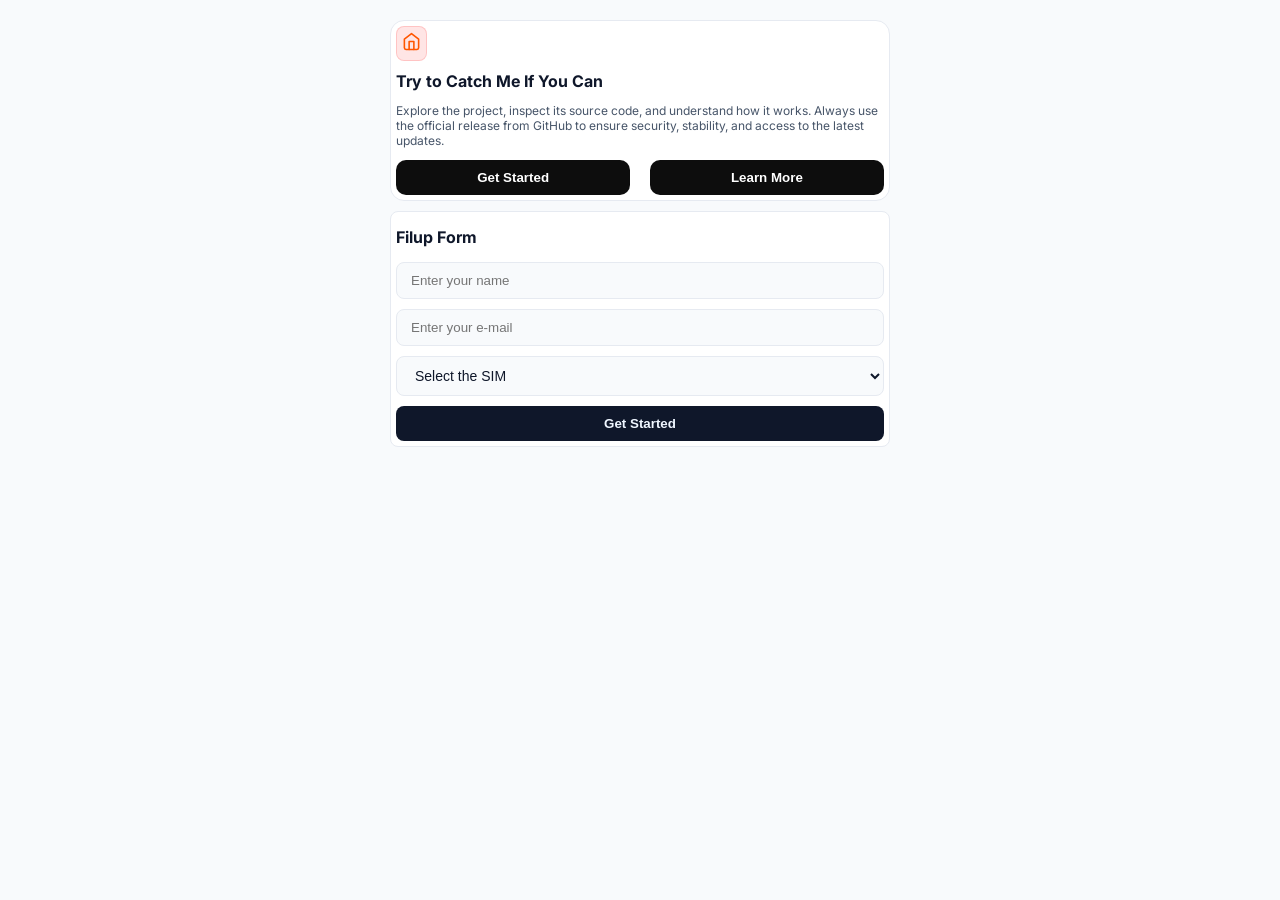
<file: dev/index.html>
<!DOCTYPE html>
<html lang="en">
<head>
  <meta charset="UTF-8">
  <meta name="viewport" content="width=device-width, initial-scale=1.0">

  <title>My Website</title>

  <link
    href="https://fonts.googleapis.com/css2?family=JetBrains+Mono:wght@400;700&family=Inter:wght@400;500;700;800&display=swap"
    rel="stylesheet"
  >

  <style>
    :root {
      color-scheme: light;

      --ink: #0f172a;
      --ink-2: #475569;
      --ink-3: #94a3b8;
      --line: #e6eaf1;
      --paper: #ffffff;
      --wash: #f8fafc;

      --accent: #2563eb;
      --accent-soft: #eff6ff;
      --hl: #bfdbfe;

      --cn: #059669;
      --cn-soft: #ecfdf5;

      --intl: #7c3aed;
      --intl-soft: #faf5ff;

      --mono: "JetBrains Mono",
        "SFMono-Regular",
        Consolas,
        "Liberation Mono",
        monospace;

      --sans: Inter,
        -apple-system,
        "PingFang SC",
        "Microsoft YaHei",
        "Segoe UI",
        sans-serif;

      --side-w: 248px;
      --radius: 14px;
      --border: 8px;
      --shadow-pop:
        0 18px 40px -18px rgba(15, 23, 42, .28);
    }

    * {
      box-sizing: border-box;
    }

    body {
      margin: 0;
      font-family: var(--sans);
      color: var(--ink);
      background: var(--wash);
      display: flex;
      justify-content: center;
      align-items: center;

      flex-direction: column;
      padding: 20px;
    }

    code,
    .mono {
      font-family: var(--mono);
    }
    .container {
      width: 400px auto;
      max-width: 500px;
      height: auto;
      background-color: var(--paper);
      border-radius: var(--radius);
      border: 1px solid var(--line);
      padding:5px;
      transition: all 0.1s ease-in-out;
      &:hover {
        border: 1px solid rgb(255, 0, 0, 30%);
        transform: scale(1.01);
      }
    }
    .container .icon {
      width: fit-content;
      border: 1px solid rgb(255, 0, 0, 0.15);
      padding: 5px;
      border-radius: 8px;
      background: rgba(255, 0, 0, 0.10);
      color: #ff5600;
    }
    .icon svg {
      width: 19px;
      height: 19px;
    }
    .container h2 {
      font-size: 16px;
      margin: 10px 0 5px 0;
    }
    .container p {
      font-size: 12px;
      color: var(--ink-2);
    }
    .container .bottom-btn {
      display: flex;
      justify-content: space-between;
      margin-top: 10px;
    }
    .container .bottom-btn button {
      width: 48%;
      padding: 10px 0;
      border: none;
      border-radius: 10px;
      background: rgba(0, 0, 0, 0.95);
      color: var(--paper);
      cursor: pointer;
      transition: all 0.1s ease-in-out;
      &:hover {
        transform: scale(1.03);
      }
      &:active {
        transform: scale(0.97);
      }
    }
    .inputBox {
      width: 100%;
      max-width: 500px;
      height: auto;
      border: 1px solid var(--line);
      padding: 5px;
      border-radius: var(--border);
      margin-top: 10px;
      background-color: var(--paper);
      display: flex;
      flex-direction: column;
      justify-content: center;
      gap: 10px;
      
    }
    .inputBox h2 {
      font-size: 16px;
      margin: 10px 0 5px 0;
    }
    input, select {
      width: 100%;
      padding: 10px 14px;
      border: 1px solid var(--line);
      border-radius: var(--border);
      background-color: var(--wash);
      outline: none;
      transition: all 0.1s ease;
      &:hover {
        border: 1px solid rgba(64, 0, 255, 0.3);
      }
      &:focus {
        border: 1px solid rgba(64, 0, 255, 0.3);
      }
    }
    select,
    select::picker(select) {
      appearance: base-select;
    }
    select {
     font-size: 14px;
     color: var(--ink);
    }
    select::picker(select) {
      border: 1px solid var(--line);
      border-radius: var(--border);
      margin-bottom: 10px;
      margin-top: 10px;
      padding: 5px;
    }
    select::picker-icon {
      color: var(--intl);
    }
    select:open::picker-icon {
      transition: all 0.3s ease;
      transform: rotate(180deg);
    }
    select option {
      width: 100%;
      background-color: var(--paper);
      border-radius: 4px;
      padding: 4px 4px;
      &:hover {
        background-color: rgba(0, 55, 255, 0.15);
      }
      &:active {
        background-color: rgb(124, 58, 237, 2);
        color: var(--accent-soft);
      }
      &:checked {
        background-color: rgb(124, 58, 237, 2);
        color: var(--accent-soft);
      }
    }
    option img {
      width: 16px;
      height: 16px;
    }
    button {
      width: 100%;
      padding: 10px 10px;
      border: none;
      outline: none;
      background-color: #0f172a;
      color: var(--accent-soft);
      font-weight: 600;
      border-radius: var(--border);
      transition: all 0.2s ease;
      &:hover {
        background-color: #1e293b;
        scale: 1.03;
      }
      &:active {
        background-color: #334155;
        scale: 0.97;
      }
    }

   




  </style>
</head>

<body>
  <div class="container">
    <div class="icon">
      <svg xmlns="http://www.w3.org/2000/svg" width="24" height="24" viewBox="0 0 24 24" fill="none" stroke="currentColor" stroke-width="2" stroke-linecap="round" stroke-linejoin="round" class="feather feather-home"><path d="M3 9l9-7 9 7v11a2 2 0 0 1-2 2H5a2 2 0 0 1-2-2z"></path><polyline points="9 22 9 12 15 12 15 22"></polyline></svg>
    </div>
  <h2>Try to Catch Me If You Can</h2>
<p>
  Explore the project, inspect its source code, and understand how it works.
  Always use the official release from GitHub to ensure security, stability,
  and access to the latest updates.
</p>   <div class="bottom-btn">
      <button>Get Started</button>
      <button>Learn More</button>
    </div>
  </div>
  <div class="inputBox">
    <h2>Filup Form</h2>
    <input value type="name" placeholder="Enter your name"/>
    <input value type="email" placeholder="Enter your e-mail"/>
    <select>
      <option>Select the SIM</option>
      <option><img src="https://uxwing.com/wp-content/themes/uxwing/download/brands-and-social-media/airtel-logo-icon.png"/>Airtel</option>
      <option><img src="https://cdn.brandfetch.io/idqLAdXx8e/theme/dark/logo.svg?c=1bxid64Mup7aczewSAYMX&t=1778714794509"/>Robi</option>
      <option><img src="https://d1yjjnpx0p53s8.cloudfront.net/styles/logo-thumbnail/s3/052014/graamiinnphon.png?itok=46ZJZ5Gf" />Garameenphone</option>
      <option><img src="https://images.seeklogo.com/logo-png/41/1/banglalink-logo-png_seeklogo-411075.png" />Banglalink</option>
    </select>
    <button>Get Started</button>
  </div>

</body>
</html>
</file>
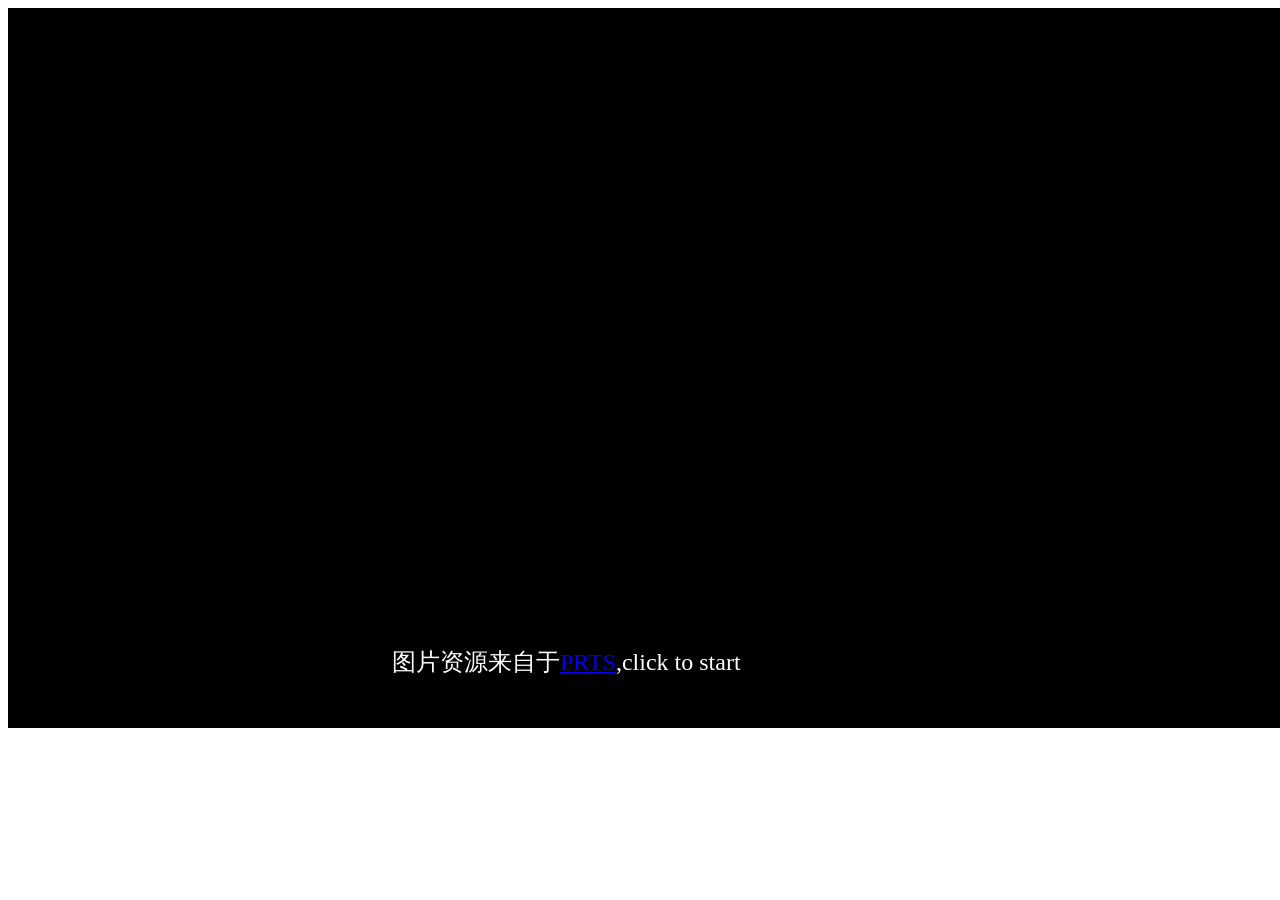
<file: avg.html>
<!DOCTYPE html>

<html lang="en" xmlns="http://www.w3.org/1999/xhtml">
<head>
    <meta charset="utf-8" />
    <title></title>
</head>
<body>
    <div id="mainimage" onclick="start()">
        <div id="background_b" class="frame" style="z-index:0">
        </div>
        <div id="background_f" class="frame" style="z-index:1">
        </div>
        <div id="character_b" class="frame" style="z-index:2">
        </div>
        <div id="character_f" class="frame" style="z-index:5">
        </div>
        <div id="character1_b" class="frame" style="z-index:3">
        </div>
        <div id="character1_f" class="frame" style="z-index:6">
        </div>
        <div id="character2_b" class="frame" style="z-index:4">
        </div>
        <div id="character2_f" class="frame" style="z-index:7">
        </div>
        <canvas id="img" width="1280" height="720" style="position: absolute;z-index:8"></canvas>
        <div id="img_b" class="frame" style="z-index:8">
        </div>
        <div id="img_f" class="frame" style="z-index:9">
        </div>
        <div id="charactercutin1" class="frame" style="z-index:10">
        </div>
        <div id="charactercutin2" class="frame" style="z-index:11">
        </div>
        <div id="blocker" class="frame" style="z-index:12">
        </div>
        <div id="dialogarea" class="frame" style="z-index:13">
            <div id="diamask"></div>
            <div id="name" style="line-height:1.3;position:absolute;left:0px;top:635px;width:330px;text-align:right;color:#929292;font-size:30px;"></div>
            <div id="dialog" style="line-height:1.4;position:absolute;left:384px;top:638px;width:720px;color:#FFFFFF;font-size:24px;">图片资源来自于<a href="http://ak.mooncell.wiki">PRTS</a>,click to start</div>
        </div>
        <div id="decisions" style="z-index:14">
        </div>
    </div>
    <style>
        .frame {
            width: 1280px;
            height: 720px;
            position: absolute;
            background-repeat:no-repeat;
        }

        #mainimage {
            background-color: black;
            width: 1280px;
            height: 720px;
            position: relative;
        }

        #diamask{
            background-image:url("https://monotrixdev.github.io/diamask.png");
            position: absolute;
            width: 1280px;
            height: 720px;
            background-size: 1280px 720px;
            background-position:0px 0px;
        }

        .decision{
            position: absolute;
            left:458px;
            width:360px;
            background-color:#333333;
            text-align:center;
            height:44px;
            padding-top: 16px;
            font-size:24px;
            border:solid 2px #FFFFFF;
            line-height:1.0;
            color:#FFFFFF;
            z-index:14;
        }

    </style>
    <script>

        function tween(x = 0, y = 0, sx = 0, sy = 0) {
            this.x = x;
            this.y = y;
            this.sx = sx;
            this.sy = sy;
            this.lasttime = (new Date()).getTime();
            this.duration = 0;
        }

        function img(x = 0, y = 0, sx = 1.0, sy = 1.0, url = "") {
            this.x = x;
            this.y = y;
            this.sx = sx;
            this.sy = sy;
            this.url = url;
            this.tween = new tween();
        }

        function fade() {
            this.starttime = 0;
            this.duration = 0;
        }

        function part() {
            this.back = new img();
            this.front = new img();
            this.fade = new fade();
        }

        var frame = {};
        var currentline;
        var isonplay = 0;
        var width = 1280;
        var height = 720;

        var charmap = {
            "avg_npc_001": { "x": 0.000000, "y": 180.000000, "sx": 1024.000000, "sy": 1024.000000, array: [{ "name": "", "rgb": "avg_npc_001", "a": "avg_npc_001[alpha]" }] }, "avg_npc_002": { "x": 0.000000, "y": 180.000000, "sx": 1024.000000, "sy": 1024.000000, array: [{ "name": "", "rgb": "avg_npc_002", "a": "avg_npc_002[alpha]" }] }, "avg_npc_003": { "x": 0.000000, "y": 180.000000, "sx": 1100.000000, "sy": 1100.000000, array: [{ "name": "", "rgb": "avg_npc_003", "a": "avg_npc_003[alpha]" }] }, "avg_npc_004": { "x": 0.000000, "y": 180.000000, "sx": 1024.000000, "sy": 1024.000000, array: [{ "name": "", "rgb": "avg_npc_004", "a": "avg_npc_004[alpha]" }] }, "avg_npc_005": { "x": 0.000000, "y": 180.000000, "sx": 1024.000000, "sy": 1024.000000, array: [{ "name": "", "rgb": "avg_npc_005", "a": "avg_npc_005[alpha]" }] }, "avg_npc_006": { "x": 0.000000, "y": 180.000000, "sx": 1024.000000, "sy": 1024.000000, array: [{ "name": "", "rgb": "avg_npc_006", "a": "avg_npc_006[alpha]" }] }, "avg_npc_007": { "x": 0.000000, "y": 180.000000, "sx": 1024.000000, "sy": 1024.000000, array: [{ "name": "", "rgb": "avg_npc_007", "a": "avg_npc_007[alpha]" }] }, "avg_npc_008": { "x": 0.000000, "y": 180.000000, "sx": 1024.000000, "sy": 1024.000000, array: [{ "name": "", "rgb": "avg_npc_008", "a": "avg_npc_008[alpha]" }] }, "avg_npc_009": { "x": 0.000000, "y": 190.000000, "sx": 970.000000, "sy": 970.000000, array: [{ "name": "", "rgb": "avg_npc_009", "a": "avg_npc_009[alpha]" }] }, "avg_npc_010": { "x": 0.000000, "y": 180.000000, "sx": 1024.000000, "sy": 1024.000000, array: [{ "name": "", "rgb": "avg_npc_010", "a": "avg_npc_010[alpha]" }, { "name": "", "rgb": "avg_npc_010_2", "a": "avg_npc_010_2[alpha]" }] }, "avg_npc_011": { "x": 0.000000, "y": 180.000000, "sx": 1024.000000, "sy": 1024.000000, array: [{ "name": "", "rgb": "avg_npc_011", "a": "avg_npc_011[alpha]" }] }, "avg_npc_012": { "x": 0.000000, "y": 180.000000, "sx": 1024.000000, "sy": 1024.000000, array: [{ "name": "", "rgb": "avg_npc_012", "a": "avg_npc_012[alpha]" }] }, "avg_npc_013": { "x": 0.000000, "y": 180.000000, "sx": 1024.000000, "sy": 1024.000000, array: [{ "name": "", "rgb": "avg_npc_013", "a": "avg_npc_013[alpha]" }] }, "avg_npc_014": { "x": 0.000000, "y": 160.000000, "sx": 1024.000000, "sy": 1024.000000, array: [{ "name": "", "rgb": "avg_npc_014", "a": "avg_npc_014[alpha]" }] }, "avg_npc_015": { "x": 0.000000, "y": 170.000000, "sx": 1024.000000, "sy": 1024.000000, array: [{ "name": "", "rgb": "avg_npc_015", "a": "avg_npc_015[alpha]" }] }, "avg_npc_016": { "x": 0.000000, "y": 180.000000, "sx": 1024.000000, "sy": 1024.000000, array: [{ "name": "", "rgb": "avg_npc_016", "a": "avg_npc_016[alpha]" }] }, "avg_npc_017_3": { "x": 0.000000, "y": 160.000000, "sx": 900.000000, "sy": 900.000000, array: [{ "name": "", "rgb": "avg_npc_017_1", "a": "avg_npc_017_1[alpha]" }, { "name": "", "rgb": "avg_npc_017_3", "a": "avg_npc_017_3[alpha]" }, { "name": "", "rgb": "avg_npc_017_2", "a": "avg_npc_017_2[alpha]" }, { "name": "", "rgb": "avg_npc_017_6", "a": "avg_npc_017_6[alpha]" }, { "name": "", "rgb": "avg_npc_017_5", "a": "avg_npc_017_5[alpha]" }, { "name": "", "rgb": "avg_npc_017_4", "a": "avg_npc_017_4[alpha]" }] }, "avg_npc_020": { "x": 0.000000, "y": 180.000000, "sx": 1100.000000, "sy": 1100.000000, array: [{ "name": "", "rgb": "avg_npc_020", "a": "avg_npc_020[alpha]" }] }, "avg_npc_021": { "x": 0.000000, "y": 160.000000, "sx": 1200.000000, "sy": 1200.000000, array: [{ "name": "", "rgb": "avg_npc_021", "a": "avg_npc_021[alpha]" }] }, "avg_npc_022": { "x": 0.000000, "y": 180.000000, "sx": 1100.000000, "sy": 1100.000000, array: [{ "name": "", "rgb": "avg_npc_022", "a": "avg_npc_022[alpha]" }] }, "avg_npc_023_2": { "x": 0.000000, "y": 120.000000, "sx": 1200.000000, "sy": 1200.000000, array: [{ "name": "", "rgb": "avg_npc_023_2", "a": "avg_npc_023_2[alpha]" }, { "name": "", "rgb": "avg_npc_023_3", "a": "avg_npc_023_3[alpha]" }, { "name": "", "rgb": "avg_npc_023_1", "a": "avg_npc_023_1[alpha]" }] }, "avg_npc_024": { "x": 0.000000, "y": 170.000000, "sx": 1100.000000, "sy": 1100.000000, array: [{ "name": "", "rgb": "avg_npc_024", "a": "avg_npc_024[alpha]" }] }, "avg_npc_025_1": { "x": 0.000000, "y": 170.000000, "sx": 1300.000000, "sy": 1300.000000, array: [{ "name": "", "rgb": "avg_npc_025_1", "a": "avg_npc_025_1[alpha]" }, { "name": "", "rgb": "avg_npc_025_2", "a": "avg_npc_025_2[alpha]" }] }, "avg_npc_026": { "x": 0.000000, "y": 180.000000, "sx": 1024.000000, "sy": 1024.000000, array: [{ "name": "", "rgb": "avg_npc_026", "a": "avg_npc_026[alpha]" }] },
            "char_002_amiya_1": { "x": 0.000000, "y": 203.000000, "sx": 1090.000000, "sy": 1090.000000, array: [{ "name": "normal", "rgb": "char_002_amiya_1", "a": "char_002_amiya_1[alpha]" }, { "name": "open mouth", "rgb": "char_002_amiya_2", "a": "char_002_amiya_2[alpha]" }, { "name": "smile", "rgb": "char_002_amiya_3", "a": "char_002_amiya_3[alpha]" }, { "name": "sad", "rgb": "char_002_amiya_4", "a": "char_002_amiya_4[alpha]" }, { "name": "flurried", "rgb": "char_002_amiya_5", "a": "char_002_amiya_5[alpha]" }, { "name": "amazed", "rgb": "char_002_amiya_6", "a": "char_002_amiya_6[alpha]" }, { "name": "serious", "rgb": "char_002_amiya_7", "a": "char_002_amiya_7[alpha]" }, { "name": "shadow", "rgb": "char_002_amiya_8", "a": "char_002_amiya_8[alpha]" }, { "name": "angry", "rgb": "char_002_amiya_9", "a": "char_002_amiya_9[alpha]" }, { "name": "happy", "rgb": "char_002_amiya_10", "a": "char_002_amiya_10[alpha]" }, { "name": "delighted", "rgb": "char_002_amiya_11", "a": "char_002_amiya_11[alpha]" }] }, "char_002_amiya_summer_2": { "x": 0.000000, "y": 160.000000, "sx": 1024.000000, "sy": 1024.000000, array: [{ "name": "", "rgb": "char_002_amiya_summer_2", "a": "char_002_amiya_summer_2[alpha]" }, { "name": "", "rgb": "char_002_amiya_summer_1", "a": "char_002_amiya_summer_1[alpha]" }, { "name": "", "rgb": "", "a": "" }] }, "char_003_kalts_1": { "x": 0.000004, "y": 225.000000, "sx": 956.000000, "sy": 956.000000, array: [{ "name": "normal", "rgb": "char_003_kalts_1", "a": "char_003_kalts_1[alpha]" }, { "name": "complex", "rgb": "char_003_kalts_2", "a": "char_003_kalts_2[alpha]" }, { "name": "eyebrow", "rgb": "char_003_kalts_3", "a": "char_003_kalts_3[alpha]" }] }, "char_007_closre_1": { "x": 0.000000, "y": 203.000000, "sx": 900.000000, "sy": 900.000000, array: [{ "name": "normal", "rgb": "char_007_closre_1", "a": "char_007_closre_1[alpha]" }, { "name": "complex", "rgb": "char_007_closre_2", "a": "char_007_closre_2[alpha]" }, { "name": "mist", "rgb": "char_007_closre_3", "a": "char_007_closre_3[alpha]" }, { "name": "", "rgb": "char_007_closre_4", "a": "char_007_closre_4[alpha]" }, { "name": "", "rgb": "char_007_closre_5", "a": "char_007_closre_5[alpha]" }, { "name": "", "rgb": "char_007_closre_6", "a": "char_007_closre_6[alpha]" }] }, "char_010_chen_1": { "x": -3.000000, "y": 182.000000, "sx": 1085.000000, "sy": 1085.000000, array: [{ "name": "normal", "rgb": "char_010_chen_1", "a": "char_010_chen_1[alpha]" }, { "name": "angry", "rgb": "char_010_chen_2", "a": "char_010_chen_2[alpha]" }, { "name": "amazed", "rgb": "char_010_chen_3", "a": "char_010_chen_3[alpha]" }, { "name": "severe", "rgb": "char_010_chen_4", "a": "char_010_chen_4[alpha]" }, { "name": "serious", "rgb": "char_010_chen_5", "a": "char_010_chen_5[alpha]" }, { "name": "sad", "rgb": "char_010_chen_6", "a": "char_010_chen_6[alpha]" }] }, "char_010_chen_summer": { "x": 0.000000, "y": 160.000000, "sx": 1024.000000, "sy": 1024.000000, array: [{ "name": "", "rgb": "char_010_chen_summer", "a": "char_010_chen_summer[alpha]" }] }, "char_011_talula_1": { "x": 77.000000, "y": 145.000000, "sx": 1140.000000, "sy": 1140.000000, array: [{ "name": "normal", "rgb": "char_011_talula_1", "a": "char_011_talula_1[alpha]" }, { "name": "shadow", "rgb": "char_011_talula_2", "a": "char_011_talula_2[alpha]" }] }, "char_012_misa_1": { "x": 0.000000, "y": 184.500000, "sx": 987.000000, "sy": 987.000000, array: [{ "name": "normal", "rgb": "char_012_misa_1", "a": "char_012_misa_1[alpha]" }, { "name": "despair", "rgb": "char_012_misa_2", "a": "char_012_misa_2[alpha]" }, { "name": "smile", "rgb": "char_012_misa_3", "a": "char_012_misa_3[alpha]" }, { "name": "amazed", "rgb": "char_012_misa_4", "a": "char_012_misa_4[alpha]" }, { "name": "shadow", "rgb": "char_012_misa_5", "a": "char_012_misa_5[alpha]" }] }, "char_013_riop": { "x": 0.000000, "y": 232.500000, "sx": 965.000000, "sy": 965.000000, array: [{ "name": "normal", "rgb": "char_013_riop", "a": "char_013_riop[alpha]" }] }, "char_014_riope": { "x": 38.000000, "y": 194.000000, "sx": 1189.000000, "sy": 1189.000000, array: [{ "name": "normal", "rgb": "char_014_riope", "a": "char_014_riope[alpha]" }] }, "char_015_lmg": { "x": 11.000000, "y": 180.000000, "sx": 1116.000000, "sy": 1116.000000, array: [{ "name": "normal", "rgb": "char_015_lmg", "a": "char_015_lmg[alpha]" }] }, "char_016_medic": { "x": 0.000000, "y": 179.000000, "sx": 1056.000000, "sy": 1056.000000, array: [{ "name": "normal", "rgb": "char_016_medic", "a": "char_016_medic[alpha]" }] }, "char_017_homura_3": { "x": 0.000000, "y": 180.000000, "sx": 1100.000000, "sy": 1100.000000, array: [{ "name": "", "rgb": "char_017_homura_3", "a": "char_017_homura_3[alpha]" }, { "name": "", "rgb": "char_017_homura_2", "a": "char_017_homura_2[alpha]" }, { "name": "", "rgb": "char_017_homura_4", "a": "char_017_homura_4[alpha]" }, { "name": "", "rgb": "char_017_homura_1", "a": "char_017_homura_1[alpha]" }] }, "char_1002_nsabr_1": { "x": 0.000000, "y": 231.000000, "sx": 998.000000, "sy": 998.000000, array: [{ "name": "", "rgb": "char_1002_nsabr_1", "a": "char_1002_nsabr_1[alpha]" }] }, "char_1002_nsabr_2": { "x": -11.350000, "y": 203.000000, "sx": 1001.299988, "sy": 1001.000000, array: [{ "name": "", "rgb": "char_1002_nsabr_2", "a": "char_1002_nsabr_2[alpha]" }] }, "char_1011_wizard_1": { "x": 0.000000, "y": 203.000000, "sx": 1078.000000, "sy": 1078.000000, array: [{ "name": "normal", "rgb": "char_1011_wizard_1", "a": "char_1011_wizard_1[alpha]" }, { "name": "fire", "rgb": "char_1011_wizard_2", "a": "char_1011_wizard_2[alpha]" }] }, "char_101_sora_1": { "x": 0.000000, "y": 190.000000, "sx": 1024.000000, "sy": 1024.000000, array: [{ "name": "", "rgb": "char_101_sora_1", "a": "char_101_sora_1[alpha]" }] }, "char_101_sora_summer": { "x": 0.000000, "y": 180.000000, "sx": 850.000000, "sy": 850.000000, array: [{ "name": "", "rgb": "char_101_sora_summer", "a": "char_101_sora_summer[alpha]" }] }, "char_102_texas_1": { "x": 0.000000, "y": 203.000000, "sx": 932.000000, "sy": 932.000000, array: [{ "name": "normal", "rgb": "char_102_texas_1", "a": "char_102_texas_1[alpha]" }] }, "char_103_angel_1": { "x": 0.000000, "y": 208.000000, "sx": 934.000000, "sy": 934.000000, array: [{ "name": "normal", "rgb": "char_103_angel_1", "a": "char_103_angel_1[alpha]" }] }, "char_105_emper": { "x": 0.000000, "y": 200.000000, "sx": 900.000000, "sy": 900.000000, array: [{ "name": "", "rgb": "char_105_emper", "a": "char_105_emper[alpha]" }] }, "char_106_franka_1": { "x": 51.000000, "y": 176.000000, "sx": 1064.000000, "sy": 1064.000000, array: [{ "name": "normal", "rgb": "char_106_franka_1", "a": "char_106_franka_1[alpha]" }] }, "char_107_liskam_1": { "x": 0.000000, "y": 196.000000, "sx": 968.000000, "sy": 968.000000, array: [{ "name": "normal", "rgb": "char_107_liskam_1", "a": "char_107_liskam_1[alpha]" }] }, "char_130_doberm_ex": { "x": 0.000000, "y": 180.000000, "sx": 1009.000000, "sy": 1009.000000, array: [{ "name": "normal", "rgb": "char_130_doberm_ex", "a": "char_130_doberm_ex[alpha]" }] },
            "char_131_flameb_5": { "x": 0.000000, "y": 150.000000, "sx": 1300.000000, "sy": 1300.000000, array: [{ "name": "", "rgb": "char_131_flameb_1", "a": "char_131_flameb_1[alpha]" }, { "name": "", "rgb": "char_131_flameb_2", "a": "char_131_flameb_2[alpha]" }, { "name": "", "rgb": "char_131_flameb_3", "a": "char_131_flameb_3[alpha]" }, { "name": "", "rgb": "char_131_flameb_4", "a": "char_131_flameb_4[alpha]" }, { "name": "", "rgb": "char_131_flameb_5", "a": "char_131_flameb_5[alpha]" }, { "name": "", "rgb": "char_131_flameb_6", "a": "char_131_flameb_6[alpha]" }, { "name": "", "rgb": "char_131_flameb_7", "a": "char_131_flameb_7[alpha]" }] }, "char_134_ifrit_5": { "x": 0.000000, "y": 170.000000, "sx": 950.000000, "sy": 950.000000, array: [{ "name": "", "rgb": "char_134_ifrit_1", "a": "char_134_ifrit_1[alpha]" }, { "name": "", "rgb": "char_134_ifrit_2", "a": "char_134_ifrit_2[alpha]" }, { "name": "", "rgb": "char_134_ifrit_3", "a": "char_134_ifrit_3[alpha]" }, { "name": "", "rgb": "char_134_ifrit_4", "a": "char_134_ifrit_4[alpha]" }, { "name": "", "rgb": "char_134_ifrit_5", "a": "char_134_ifrit_5[alpha]" }, { "name": "", "rgb": "char_134_ifrit_6", "a": "char_134_ifrit_6[alpha]" }, { "name": "", "rgb": "char_134_ifrit_7", "a": "char_134_ifrit_7[alpha]" }, { "name": "", "rgb": "char_134_ifrit_8", "a": "char_134_ifrit_8[alpha]" }, { "name": "", "rgb": "char_134_ifrit_9", "a": "char_134_ifrit_9[alpha]" }, { "name": "", "rgb": "char_134_ifrit_10", "a": "char_134_ifrit_10[alpha]" }, { "name": "", "rgb": "char_134_ifrit_11", "a": "char_134_ifrit_11[alpha]" }] }, "char_134_ifrit_summer_1": { "x": 0.000000, "y": 130.000000, "sx": 1100.000000, "sy": 1100.000000, array: [{ "name": "", "rgb": "char_134_ifrit_summer_1", "a": "char_134_ifrit_summer_1[alpha]" }] }, "char_136_hsguma": { "x": 0.000005, "y": 203.000000, "sx": 1086.000000, "sy": 1086.000000, array: [{ "name": "normal", "rgb": "char_136_hsguma_1", "a": "char_136_hsguma_1[alpha]" }, { "name": "", "rgb": "char_136_hsguma_3", "a": "char_136_hsguma_3[alpha]" }] }, "char_143_ghost": { "x": 0.000000, "y": 203.000000, "sx": 1024.000000, "sy": 1024.000000, array: [{ "name": "", "rgb": "char_143_ghost", "a": "char_143_ghost[alpha]" }] }, "char_144_red_7": { "x": 0.000000, "y": 160.000000, "sx": 1030.000000, "sy": 1030.000000, array: [{ "name": "", "rgb": "char_144_red_1", "a": "char_144_red_1[alpha]" }, { "name": "", "rgb": "char_144_red_2", "a": "char_144_red_2[alpha]" }, { "name": "", "rgb": "char_144_red_3", "a": "char_144_red_3[alpha]" }, { "name": "", "rgb": "char_144_red_4", "a": "char_144_red_4[alpha]" }, { "name": "", "rgb": "char_144_red_5", "a": "char_144_red_5[alpha]" }, { "name": "", "rgb": "char_144_red_6", "a": "char_144_red_6[alpha]" }, { "name": "", "rgb": "char_144_red_7", "a": "char_144_red_7[alpha]" }, { "name": "", "rgb": "char_144_red_8", "a": "char_144_red_8[alpha]" }] }, "char_145_prove_1": { "x": 0.000000, "y": 160.000000, "sx": 1024.000000, "sy": 1024.000000, array: [{ "name": "", "rgb": "char_145_prove_1", "a": "char_145_prove_1[alpha]" }] }, "char_148_nearl_1": { "x": -0.000000, "y": 192.000000, "sx": 1178.000000, "sy": 1178.000000, array: [{ "name": "normal", "rgb": "char_148_nearl_1", "a": "char_148_nearl_1[alpha]" }, { "name": "sad", "rgb": "char_148_nearl_2", "a": "char_148_nearl_2[alpha]" }, { "name": "serious", "rgb": "char_148_nearl_7", "a": "char_148_nearl_7[alpha]" }, { "name": "amazed", "rgb": "char_148_nearl_6", "a": "char_148_nearl_6[alpha]" }, { "name": "shadow", "rgb": "char_148_nearl_9", "a": "char_148_nearl_9[alpha]" }, { "name": "smile", "rgb": "char_148_nearl_5", "a": "char_148_nearl_5[alpha]" }, { "name": "close eyes", "rgb": "char_148_nearl_3", "a": "char_148_nearl_3[alpha]" }, { "name": "open mouth", "rgb": "char_148_nearl_4", "a": "char_148_nearl_4[alpha]" }] }, "char_1500_skulsr": { "x": 0.000000, "y": 172.000000, "sx": 919.000000, "sy": 919.000000, array: [{ "name": "", "rgb": "char_1500_skulsr", "a": "char_1500_skulsr[alpha]" }] }, "char_1500_skulsr_1": { "x": 0.056456, "y": 172.050003, "sx": 919.109985, "sy": 918.880005, array: [{ "name": "", "rgb": "char_1500_skulsr", "a": "char_1500_skulsr[alpha]" }] }, "char_1502_crowns": { "x": 0.000000, "y": 190.000000, "sx": 1080.000000, "sy": 1080.000000, array: [{ "name": "normal", "rgb": "char_1502_crowns", "a": "char_1502_crowns[alpha]" }, { "name": "shadow", "rgb": "char_1502_crowns_1", "a": "char_1502_crowns_1[alpha]" }] }, "char_1504_cqbw": { "x": 0.000000, "y": 150.000000, "sx": 1024.000000, "sy": 1024.000000, array: [{ "name": "", "rgb": "char_1504_cqbw_1", "a": "char_1504_cqbw_1[alpha]" }, { "name": "", "rgb": "char_1504_cqbw_2", "a": "char_1504_cqbw_2[alpha]" }, { "name": "", "rgb": "char_1504_cqbw_3", "a": "char_1504_cqbw_3[alpha]" }, { "name": "", "rgb": "char_1504_cqbw_5", "a": "char_1504_cqbw_5[alpha]" }, { "name": "", "rgb": "char_1504_cqbw_4", "a": "char_1504_cqbw_4[alpha]" }] }, "char_1505_frstar_1": { "x": -48.000000, "y": 223.000000, "sx": 1186.000000, "sy": 1186.000000, array: [{ "name": "", "rgb": "char_1505_frstar_1", "a": "char_1505_frstar_1[alpha]" }, { "name": "shadow", "rgb": "char_1505_frstar_2", "a": "char_1505_frstar_2[alpha]" }] }, "char_1507_mephisto_1": { "x": 20.000000, "y": 160.000000, "sx": 1058.000000, "sy": 1058.000000, array: [{ "name": "normal", "rgb": "char_1507_Mephisto_1", "a": "char_1507_Mephisto_1[alpha]" }, { "name": "angry", "rgb": "char_1507_Mephisto_2", "a": "char_1507_Mephisto_2[alpha]" }, { "name": "wrath", "rgb": "char_1507_Mephisto_3", "a": "char_1507_Mephisto_3[alpha]" }, { "name": "amazde", "rgb": "char_1507_Mephisto_4", "a": "char_1507_Mephisto_4[alpha]" }, { "name": "morbid", "rgb": "char_1507_Mephisto_5", "a": "char_1507_Mephisto_5[alpha]" }, { "name": "shadow", "rgb": "char_1507_Mephisto_6", "a": "char_1507_Mephisto_6[alpha]" }] }, "char_1508_faust_1": { "x": 44.500000, "y": 160.500000, "sx": 1018.200012, "sy": 1019.000000, array: [{ "name": "normal", "rgb": "char_1508_Faust_1", "a": "char_1508_Faust_1[alpha]" }, { "name": "shadow", "rgb": "char_1508_Faust_2", "a": "char_1508_Faust_2[alpha]" }] }, "char_166_skfire_3": { "x": 0.000000, "y": 160.000000, "sx": 950.000000, "sy": 950.000000, array: [{ "name": "", "rgb": "char_166_skfire_3", "a": "char_166_skfire_3[alpha]" }, { "name": "", "rgb": "char_166_skfire_1", "a": "char_166_skfire_1[alpha]" }, { "name": "", "rgb": "char_166_skfire_2", "a": "char_166_skfire_2[alpha]" }] }, "char_180_amgoat": { "x": 0.000000, "y": 0.000000, "sx": 1024.000000, "sy": 1024.000000, array: [{ "name": "", "rgb": "char_180_amgoat", "a": "char_180_amgoat[alpha]" }] },
            "char_188_helage_1": { "x": 0.000000, "y": 130.000000, "sx": 1200.000000, "sy": 1200.000000, array: [{ "name": "", "rgb": "char_188_helage_1", "a": "char_188_helage_1[alpha]" }, { "name": "", "rgb": "char_188_helage_2", "a": "char_188_helage_2[alpha]" }, { "name": "", "rgb": "char_188_helage_3", "a": "char_188_helage_3[alpha]" }] }, "char_190_clour": { "x": 0.000000, "y": 180.000000, "sx": 800.000000, "sy": 800.000000, array: [{ "name": "", "rgb": "char_190_clour", "a": "char_190_clour[alpha]" }, { "name": "", "rgb": "char_007_closre_1", "a": "char_007_closre_1[alpha]" }, { "name": "", "rgb": "char_007_closre_2", "a": "char_007_closre_2[alpha]" }, { "name": "", "rgb": "char_007_closre_3", "a": "char_007_closre_3[alpha]" }, { "name": "", "rgb": "char_007_closre_4", "a": "char_007_closre_4[alpha]" }, { "name": "", "rgb": "char_007_closre_5", "a": "char_007_closre_5[alpha]" }, { "name": "", "rgb": "char_007_closre_6", "a": "char_007_closre_6[alpha]" }] }, "char_193_frostl_1": { "x": 0.000000, "y": 200.000000, "sx": 900.000000, "sy": 900.000000, array: [{ "name": "normal", "rgb": "char_193_frostl_1", "a": "char_193_frostl_1[alpha]" }, { "name": "shadow", "rgb": "char_193_frostl_7", "a": "char_193_frostl_7[alpha]" }, { "name": "", "rgb": "char_193_frostl_2", "a": "char_193_frostl_2[alpha]" }, { "name": "", "rgb": "char_193_frostl_3", "a": "char_193_frostl_3[alpha]" }, { "name": "", "rgb": "char_193_frostl_4", "a": "char_193_frostl_4[alpha]" }, { "name": "", "rgb": "char_193_frostl_5", "a": "char_193_frostl_5[alpha]" }, { "name": "", "rgb": "char_193_frostl_6", "a": "char_193_frostl_6[alpha]" }] }, "char_196_sunbr_1": { "x": 0.000000, "y": 180.000000, "sx": 850.000000, "sy": 850.000000, array: [{ "name": "", "rgb": "char_196_sunbr_1", "a": "char_196_sunbr_1[alpha]" }] }, "char_196_sunbr_summer": { "x": 0.000000, "y": 150.000000, "sx": 770.000000, "sy": 770.000000, array: [{ "name": "", "rgb": "char_196_sunbr_summer", "a": "char_196_sunbr_summer[alpha]" }] }, "char_2005_weiyw_1": { "x": 0.000006, "y": 212.000000, "sx": 1067.000000, "sy": 1066.699951, array: [{ "name": "", "rgb": "char_2005_weiyw_1", "a": "char_2005_weiyw_1[alpha]" }] }, "char_2006_weiywfmzuki_1": { "x": 0.000000, "y": 160.000000, "sx": 1024.000000, "sy": 1024.000000, array: [{ "name": "", "rgb": "char_2006_fmzuki_1", "a": "char_2006_fmzuki_1[alpha]" }] }, "char_201_moeshd": { "x": 0.000000, "y": 180.000000, "sx": 900.000000, "sy": 900.000000, array: [{ "name": "", "rgb": "char_201_moeshd", "a": "char_201_moeshd[alpha]" }] }, "char_219_meteo_1": { "x": 0.000004, "y": 183.000000, "sx": 1141.000000, "sy": 1141.000000, array: [{ "name": "normal", "rgb": "char_219_meteo_1", "a": "char_219_meteo_1[alpha]" }, { "name": "angry", "rgb": "char_219_meteo_3", "a": "char_219_meteo_3[alpha]" }, { "name": "open mouth", "rgb": "char_219_meteo_5", "a": "char_219_meteo_5[alpha]" }, { "name": "amazed", "rgb": "char_219_meteo_4", "a": "char_219_meteo_4[alpha]" }, { "name": "", "rgb": "char_219_meteo_4", "a": "char_219_meteo_4[alpha]" }, { "name": "", "rgb": "char_219_meteo_5", "a": "char_219_meteo_5[alpha]" }] }, "char_220_grani": { "x": 0.000000, "y": 230.000000, "sx": 1020.000000, "sy": 1020.000000, array: [{ "name": "", "rgb": "char_220_grani_3", "a": "char_220_grani_3[alpha]" }, { "name": "", "rgb": "char_220_grani_2", "a": "char_220_grani_2[alpha]" }, { "name": "", "rgb": "char_220_grani_1", "a": "char_220_grani_1[alpha]" }, { "name": "", "rgb": "char_220_grani_4", "a": "char_220_grani_4[alpha]" }, { "name": "", "rgb": "char_220_grani_5", "a": "char_220_grani_5[alpha]" }] }, "char_236_rope": { "x": 0.000000, "y": 180.000000, "sx": 1024.000000, "sy": 1024.000000, array: [{ "name": "", "rgb": "char_236_rope_1", "a": "char_236_rope_1[alpha]" }, { "name": "", "rgb": "char_236_rope_3", "a": "char_236_rope_3[alpha]" }, { "name": "", "rgb": "char_236_rope_2", "a": "char_236_rope_2[alpha]" }] }, "char_248_mgllan": { "x": 0.000000, "y": 180.000000, "sx": 950.000000, "sy": 950.000000, array: [{ "name": "", "rgb": "char_248_mgllan", "a": "char_248_mgllan[alpha]" }] }, "char_249_muesys_8": { "x": 0.000000, "y": 140.000000, "sx": 1024.000000, "sy": 1024.000000, array: [{ "name": "", "rgb": "char_249_muesys_1", "a": "char_249_muesys_1[alpha]" }, { "name": "", "rgb": "char_249_muesys_2", "a": "char_249_muesys_2[alpha]" }, { "name": "", "rgb": "char_249_muesys_3", "a": "char_249_muesys_3[alpha]" }, { "name": "", "rgb": "char_249_muesys_4", "a": "char_249_muesys_4[alpha]" }, { "name": "", "rgb": "char_249_muesys_5", "a": "char_249_muesys_5[alpha]" }, { "name": "", "rgb": "char_249_muesys_6", "a": "char_249_muesys_6[alpha]" }, { "name": "", "rgb": "char_249_muesys_7", "a": "char_249_muesys_7[alpha]" }, { "name": "", "rgb": "char_249_muesys_8", "a": "char_249_muesys_8[alpha]" }] },
            "char_259_jessica_1": { "x": 0.000000, "y": 190.000000, "sx": 998.000000, "sy": 998.000000, array: [{ "name": "normal", "rgb": "char_259_Jessica_1", "a": "char_259_Jessica_1[alpha]" }, { "name": "amazed", "rgb": "char_259_Jessica_7", "a": "char_259_Jessica_7[alpha]" }, { "name": "move", "rgb": "char_259_Jessica_6", "a": "char_259_Jessica_6[alpha]" }, { "name": "angry", "rgb": "char_259_Jessica_5", "a": "char_259_Jessica_5[alpha]" }, { "name": "sad", "rgb": "char_259_Jessica_4", "a": "char_259_Jessica_4[alpha]" }, { "name": "", "rgb": "char_259_Jessica_5", "a": "char_259_Jessica_5[alpha]" }] }, "char_263_skadi": { "x": 0.000000, "y": 180.000000, "sx": 1024.000000, "sy": 1024.000000, array: [{ "name": "", "rgb": "char_263_skadi_2", "a": "char_263_skadi_2[alpha]" }, { "name": "", "rgb": "char_263_skadi_1", "a": "char_263_skadi_1[alpha]" }] }, "char_279_excu_4": { "x": 0.000000, "y": 170.000000, "sx": 1100.000000, "sy": 1100.000000, array: [{ "name": "", "rgb": "char_279_excu_1", "a": "char_279_excu_1[alpha]" }, { "name": "", "rgb": "char_279_excu_2", "a": "char_279_excu_2[alpha]" }, { "name": "", "rgb": "char_279_excu_3", "a": "char_279_excu_3[alpha]" }, { "name": "", "rgb": "char_279_excu_4", "a": "char_279_excu_4[alpha]" }, { "name": "", "rgb": "char_279_excu_5", "a": "char_279_excu_5[alpha]" }, { "name": "", "rgb": "char_279_excu_6", "a": "char_279_excu_6[alpha]" }] }, "char_290_vigna": { "x": 0.000000, "y": 190.000000, "sx": 950.000000, "sy": 950.000000, array: [{ "name": "", "rgb": "char_290_vigna", "a": "char_290_vigna[alpha]" }] }, "char_304_hvrain": { "x": 0.000000, "y": 180.000000, "sx": 900.000000, "sy": 900.000000, array: [{ "name": "", "rgb": "char_304_hvrain", "a": "char_304_hvrain[alpha]" }] }, "char_308_swire_1": { "x": 0.000000, "y": 220.000000, "sx": 1024.000000, "sy": 1024.000000, array: [{ "name": "", "rgb": "char_308_swire_4", "a": "char_308_swire_4[alpha]" }, { "name": "", "rgb": "char_308_swire_2", "a": "char_308_swire_2[alpha]" }, { "name": "", "rgb": "char_308_swire_1", "a": "char_308_swire_1[alpha]" }, { "name": "", "rgb": "char_308_swire_6", "a": "char_308_swire_6[alpha]" }, { "name": "", "rgb": "char_308_swire_5", "a": "char_308_swire_5[alpha]" }, { "name": "", "rgb": "char_308_swire_3", "a": "char_308_swire_3[alpha]" }] }, "char_340_shwaz_2": { "x": 0.000000, "y": 165.000000, "sx": 1024.000000, "sy": 1024.000000, array: [{ "name": "", "rgb": "char_340_shwaz_2", "a": "char_340_shwaz_2[alpha]" }, { "name": "", "rgb": "char_340_shwaz_1", "a": "char_340_shwaz_1[alpha]" }, { "name": "", "rgb": "char_340_shwaz_5", "a": "char_340_shwaz_5[alpha]" }, { "name": "", "rgb": "char_340_shwaz_4", "a": "char_340_shwaz_4[alpha]" }, { "name": "", "rgb": "char_340_shwaz_3", "a": "char_340_shwaz_3[alpha]" }] }, "char_341_amona_2": { "x": 0.000000, "y": 230.000000, "sx": 1150.000000, "sy": 1150.000000, array: [{ "name": "", "rgb": "char_341_amona_2", "a": "char_341_amona_2[alpha]" }, { "name": "", "rgb": "char_341_amona_1", "a": "char_341_amona_1[alpha]" }] }, "char_348_ceylon_4": { "x": 0.000000, "y": 180.000000, "sx": 1100.000000, "sy": 1100.000000, array: [{ "name": "", "rgb": "char_348_ceylon_4", "a": "char_348_ceylon_4[alpha]" }, { "name": "", "rgb": "char_348_ceylon_1", "a": "char_348_ceylon_1[alpha]" }, { "name": "", "rgb": "char_348_ceylon_7", "a": "char_348_ceylon_7[alpha]" }, { "name": "", "rgb": "char_348_ceylon_2", "a": "char_348_ceylon_2[alpha]" }, { "name": "", "rgb": "char_348_ceylon_8", "a": "char_348_ceylon_8[alpha]" }, { "name": "", "rgb": "char_348_ceylon_3", "a": "char_348_ceylon_3[alpha]" }, { "name": "", "rgb": "char_348_ceylon_6", "a": "char_348_ceylon_6[alpha]" }, { "name": "", "rgb": "char_348_ceylon_5", "a": "char_348_ceylon_5[alpha]" }, { "name": "", "rgb": "char_348_ceylon_9", "a": "char_348_ceylon_9[alpha]" }] }, "char_empty": { "x": 0.000000, "y": 203.000000, "sx": 1024.000000, "sy": 1024.000000, array: [{ "name": "", "rgb": "char_empty", "a": "char_empty[alpha]" }] }, "npc_10002": { "x": 0.000000, "y": 400.000000, "sx": 1100.000000, "sy": 1100.000000, array: [{ "name": "", "rgb": "npc_10002_1", "a": "npc_10002_1[alpha]" }] }, "npc_2004_alty": { "x": 0.000000, "y": 230.000000, "sx": 840.000000, "sy": 840.000000, array: [{ "name": "", "rgb": "npc_2004_Alty_1", "a": "npc_2004_Alty_1[alpha]" }] }
        };
        var charurl = {
            "avg_npc_001": "http://ak.mooncell.wiki/images/5/58/Avg_avg_npc_001.png", "avg_npc_002": "http://ak.mooncell.wiki/images/e/ee/Avg_avg_npc_002.png", "avg_npc_003": "http://ak.mooncell.wiki/images/8/88/Avg_avg_npc_003.png", "avg_npc_004": "http://ak.mooncell.wiki/images/1/1f/Avg_avg_npc_004.png", "avg_npc_005": "http://ak.mooncell.wiki/images/d/d5/Avg_avg_npc_005.png", "avg_npc_006": "http://ak.mooncell.wiki/images/e/e8/Avg_avg_npc_006.png", "avg_npc_007": "http://ak.mooncell.wiki/images/c/cd/Avg_avg_npc_007.png", "avg_npc_008": "http://ak.mooncell.wiki/images/5/58/Avg_avg_npc_008.png", "avg_npc_009": "http://ak.mooncell.wiki/images/c/c8/Avg_avg_npc_009.png", "avg_npc_010": "http://ak.mooncell.wiki/images/4/46/Avg_avg_npc_010.png", "avg_npc_010_2": "http://ak.mooncell.wiki/images/9/93/Avg_avg_npc_010_2.png", "avg_npc_011": "http://ak.mooncell.wiki/images/d/df/Avg_avg_npc_011.png", "avg_npc_012": "http://ak.mooncell.wiki/images/1/1b/Avg_avg_npc_012.png", "avg_npc_013": "http://ak.mooncell.wiki/images/e/e7/Avg_avg_npc_013.png", "avg_npc_014": "http://ak.mooncell.wiki/images/4/45/Avg_avg_npc_014.png", "avg_npc_015": "http://ak.mooncell.wiki/images/7/76/Avg_avg_npc_015.png", "avg_npc_016": "http://ak.mooncell.wiki/images/d/db/Avg_avg_npc_016.png", "avg_npc_017_1": "http://ak.mooncell.wiki/images/3/34/Avg_avg_npc_017_1.png", "avg_npc_017_2": "http://ak.mooncell.wiki/images/f/f1/Avg_avg_npc_017_2.png", "avg_npc_017_3": "http://ak.mooncell.wiki/images/7/76/Avg_avg_npc_017_3.png", "avg_npc_017_4": "http://ak.mooncell.wiki/images/1/15/Avg_avg_npc_017_4.png", "avg_npc_017_5": "http://ak.mooncell.wiki/images/5/57/Avg_avg_npc_017_5.png", "avg_npc_017_6": "http://ak.mooncell.wiki/images/3/30/Avg_avg_npc_017_6.png", "avg_npc_020": "http://ak.mooncell.wiki/images/6/60/Avg_avg_npc_020.png", "avg_npc_021": "http://ak.mooncell.wiki/images/2/27/Avg_avg_npc_021.png", "avg_npc_022": "http://ak.mooncell.wiki/images/a/a6/Avg_avg_npc_022.png", "avg_npc_023_1": "http://ak.mooncell.wiki/images/e/e5/Avg_avg_npc_023_1.png", "avg_npc_023_2": "http://ak.mooncell.wiki/images/1/11/Avg_avg_npc_023_2.png", "avg_npc_023_3": "http://ak.mooncell.wiki/images/3/3f/Avg_avg_npc_023_3.png", "avg_npc_024": "http://ak.mooncell.wiki/images/a/ad/Avg_avg_npc_024.png", "avg_npc_025_1": "http://ak.mooncell.wiki/images/3/3f/Avg_avg_npc_025_1.png", "avg_npc_025_2": "http://ak.mooncell.wiki/images/a/a5/Avg_avg_npc_025_2.png", "avg_npc_026": "http://ak.mooncell.wiki/images/0/06/Avg_avg_npc_026.png", "char_002_amiya_1": "http://ak.mooncell.wiki/images/0/09/Avg_char_002_amiya_1.png", "char_002_amiya_10": "http://ak.mooncell.wiki/images/f/fb/Avg_char_002_amiya_10.png", "char_002_amiya_11": "http://ak.mooncell.wiki/images/c/c2/Avg_char_002_amiya_11.png", "char_002_amiya_2": "http://ak.mooncell.wiki/images/1/19/Avg_char_002_amiya_2.png", "char_002_amiya_3": "http://ak.mooncell.wiki/images/5/5f/Avg_char_002_amiya_3.png", "char_002_amiya_4": "http://ak.mooncell.wiki/images/e/ed/Avg_char_002_amiya_4.png", "char_002_amiya_5": "http://ak.mooncell.wiki/images/1/1a/Avg_char_002_amiya_5.png", "char_002_amiya_6": "http://ak.mooncell.wiki/images/6/6f/Avg_char_002_amiya_6.png", "char_002_amiya_7": "http://ak.mooncell.wiki/images/a/ad/Avg_char_002_amiya_7.png", "char_002_amiya_8": "http://ak.mooncell.wiki/images/c/c7/Avg_char_002_amiya_8.png", "char_002_amiya_9": "http://ak.mooncell.wiki/images/d/d2/Avg_char_002_amiya_9.png", "char_002_amiya_summer_1": "http://ak.mooncell.wiki/images/0/0e/Avg_char_002_amiya_summer_1.png", "char_002_amiya_summer_2": "http://ak.mooncell.wiki/images/8/86/Avg_char_002_amiya_summer_2.png", "char_003_kalts_1": "http://ak.mooncell.wiki/images/d/d3/Avg_char_003_kalts_1.png", "char_003_kalts_2": "http://ak.mooncell.wiki/images/f/fc/Avg_char_003_kalts_2.png", "char_003_kalts_3": "http://ak.mooncell.wiki/images/1/14/Avg_char_003_kalts_3.png", "char_007_closre_1": "http://ak.mooncell.wiki/images/0/0c/Avg_char_007_closre_1.png", "char_007_closre_2": "http://ak.mooncell.wiki/images/4/47/Avg_char_007_closre_2.png", "char_007_closre_3": "http://ak.mooncell.wiki/images/b/b7/Avg_char_007_closre_3.png", "char_007_closre_4": "http://ak.mooncell.wiki/images/8/81/Avg_char_007_closre_4.png", "char_007_closre_5": "http://ak.mooncell.wiki/images/8/86/Avg_char_007_closre_5.png", "char_007_closre_6": "http://ak.mooncell.wiki/images/4/47/Avg_char_007_closre_6.png", "char_010_chen_1": "http://ak.mooncell.wiki/images/3/39/Avg_char_010_chen_1.png", "char_010_chen_2": "http://ak.mooncell.wiki/images/1/16/Avg_char_010_chen_2.png", "char_010_chen_3": "http://ak.mooncell.wiki/images/a/ab/Avg_char_010_chen_3.png", "char_010_chen_4": "http://ak.mooncell.wiki/images/6/6b/Avg_char_010_chen_4.png", "char_010_chen_5": "http://ak.mooncell.wiki/images/c/c6/Avg_char_010_chen_5.png", "char_010_chen_6": "http://ak.mooncell.wiki/images/9/9c/Avg_char_010_chen_6.png", "char_010_chen_summer": "http://ak.mooncell.wiki/images/b/b4/Avg_char_010_chen_summer.png", "char_011_talula_1": "http://ak.mooncell.wiki/images/2/22/Avg_char_011_talula_1.png", "char_011_talula_2": "http://ak.mooncell.wiki/images/5/50/Avg_char_011_talula_2.png", "char_012_misa_1": "http://ak.mooncell.wiki/images/0/05/Avg_char_012_misa_1.png", "char_012_misa_2": "http://ak.mooncell.wiki/images/7/70/Avg_char_012_misa_2.png", "char_012_misa_3": "http://ak.mooncell.wiki/images/6/6a/Avg_char_012_misa_3.png", "char_012_misa_4": "http://ak.mooncell.wiki/images/7/72/Avg_char_012_misa_4.png", "char_012_misa_5": "http://ak.mooncell.wiki/images/9/91/Avg_char_012_misa_5.png", "char_013_riop": "http://ak.mooncell.wiki/images/9/96/Avg_char_013_riop.png", "char_014_riope": "http://ak.mooncell.wiki/images/9/95/Avg_char_014_riope.png", "char_015_lmg": "http://ak.mooncell.wiki/images/2/25/Avg_char_015_lmg.png", "char_016_medic": "http://ak.mooncell.wiki/images/3/39/Avg_char_016_medic.png",
            "char_017_homura_1": "http://ak.mooncell.wiki/images/d/df/Avg_char_017_homura_1.png", "char_017_homura_2": "http://ak.mooncell.wiki/images/d/d2/Avg_char_017_homura_2.png", "char_017_homura_3": "http://ak.mooncell.wiki/images/3/34/Avg_char_017_homura_3.png", "char_017_homura_4": "http://ak.mooncell.wiki/images/c/c9/Avg_char_017_homura_4.png", "char_1002_nsabr_1": "http://ak.mooncell.wiki/images/1/1e/Avg_char_1002_nsabr_1.png", "char_1002_nsabr_2": "http://ak.mooncell.wiki/images/2/27/Avg_char_1002_nsabr_2.png", "char_1011_wizard_1": "http://ak.mooncell.wiki/images/8/8e/Avg_char_1011_wizard_1.png", "char_1011_wizard_2": "http://ak.mooncell.wiki/images/c/c2/Avg_char_1011_wizard_2.png", "char_101_sora_1": "http://ak.mooncell.wiki/images/7/7f/Avg_char_101_sora_1.png", "char_101_sora_summer": "http://ak.mooncell.wiki/images/c/c2/Avg_char_101_sora_summer.png", "char_102_texas_1": "http://ak.mooncell.wiki/images/8/88/Avg_char_102_texas_1.png", "char_103_angel_1": "http://ak.mooncell.wiki/images/c/cc/Avg_char_103_angel_1.png", "char_105_emper": "http://ak.mooncell.wiki/images/7/75/Avg_char_105_emper.png", "char_106_franka_1": "http://ak.mooncell.wiki/images/4/49/Avg_char_106_franka_1.png", "char_107_liskam_1": "http://ak.mooncell.wiki/images/7/7e/Avg_char_107_liskam_1.png", "char_130_doberm_ex": "http://ak.mooncell.wiki/images/b/be/Avg_char_130_doberm_ex.png", "char_131_flameb_1": "http://ak.mooncell.wiki/images/8/84/Avg_char_131_flameb_1.png", "char_131_flameb_2": "http://ak.mooncell.wiki/images/b/b5/Avg_char_131_flameb_2.png", "char_131_flameb_3": "http://ak.mooncell.wiki/images/d/df/Avg_char_131_flameb_3.png", "char_131_flameb_4": "http://ak.mooncell.wiki/images/b/bf/Avg_char_131_flameb_4.png", "char_131_flameb_5": "http://ak.mooncell.wiki/images/b/be/Avg_char_131_flameb_5.png", "char_131_flameb_6": "http://ak.mooncell.wiki/images/3/33/Avg_char_131_flameb_6.png", "char_131_flameb_7": "http://ak.mooncell.wiki/images/6/67/Avg_char_131_flameb_7.png", "char_134_ifrit_1": "http://ak.mooncell.wiki/images/b/b0/Avg_char_134_ifrit_1.png", "char_134_ifrit_10": "http://ak.mooncell.wiki/images/5/55/Avg_char_134_ifrit_10.png", "char_134_ifrit_11": "http://ak.mooncell.wiki/images/2/20/Avg_char_134_ifrit_11.png", "char_134_ifrit_2": "http://ak.mooncell.wiki/images/4/4c/Avg_char_134_ifrit_2.png", "char_134_ifrit_3": "http://ak.mooncell.wiki/images/b/b0/Avg_char_134_ifrit_3.png", "char_134_ifrit_4": "http://ak.mooncell.wiki/images/8/85/Avg_char_134_ifrit_4.png", "char_134_ifrit_5": "http://ak.mooncell.wiki/images/0/02/Avg_char_134_ifrit_5.png", "char_134_ifrit_6": "http://ak.mooncell.wiki/images/0/09/Avg_char_134_ifrit_6.png", "char_134_ifrit_7": "http://ak.mooncell.wiki/images/2/2b/Avg_char_134_ifrit_7.png", "char_134_ifrit_8": "http://ak.mooncell.wiki/images/1/1a/Avg_char_134_ifrit_8.png", "char_134_ifrit_9": "http://ak.mooncell.wiki/images/c/ca/Avg_char_134_ifrit_9.png", "char_134_ifrit_summer_1": "http://ak.mooncell.wiki/images/c/c4/Avg_char_134_ifrit_summer_1.png", "char_136_hsguma_1": "http://ak.mooncell.wiki/images/2/21/Avg_char_136_hsguma_1.png", "char_136_hsguma_3": "http://ak.mooncell.wiki/images/9/9d/Avg_char_136_hsguma_3.png", "char_143_ghost": "http://ak.mooncell.wiki/images/7/7a/Avg_char_143_ghost.png", "char_144_red_1": "http://ak.mooncell.wiki/images/2/29/Avg_char_144_red_1.png", "char_144_red_2": "http://ak.mooncell.wiki/images/7/7c/Avg_char_144_red_2.png", "char_144_red_3": "http://ak.mooncell.wiki/images/b/b4/Avg_char_144_red_3.png", "char_144_red_4": "http://ak.mooncell.wiki/images/5/50/Avg_char_144_red_4.png", "char_144_red_5": "http://ak.mooncell.wiki/images/a/a6/Avg_char_144_red_5.png", "char_144_red_6": "http://ak.mooncell.wiki/images/3/3d/Avg_char_144_red_6.png", "char_144_red_7": "http://ak.mooncell.wiki/images/9/9e/Avg_char_144_red_7.png", "char_144_red_8": "http://ak.mooncell.wiki/images/3/3f/Avg_char_144_red_8.png", "char_145_prove_1": "http://ak.mooncell.wiki/images/5/56/Avg_char_145_prove_1.png", "char_148_nearl_1": "http://ak.mooncell.wiki/images/b/b4/Avg_char_148_nearl_1.png", "char_148_nearl_2": "http://ak.mooncell.wiki/images/4/43/Avg_char_148_nearl_2.png", "char_148_nearl_3": "http://ak.mooncell.wiki/images/6/66/Avg_char_148_nearl_3.png", "char_148_nearl_4": "http://ak.mooncell.wiki/images/a/a9/Avg_char_148_nearl_4.png", "char_148_nearl_5": "http://ak.mooncell.wiki/images/0/08/Avg_char_148_nearl_5.png", "char_148_nearl_6": "http://ak.mooncell.wiki/images/4/4e/Avg_char_148_nearl_6.png", "char_148_nearl_7": "http://ak.mooncell.wiki/images/a/a0/Avg_char_148_nearl_7.png", "char_148_nearl_9": "http://ak.mooncell.wiki/images/3/32/Avg_char_148_nearl_9.png", "char_1500_skulsr": "http://ak.mooncell.wiki/images/8/8f/Avg_char_1500_skulsr.png", "char_1502_crowns": "http://ak.mooncell.wiki/images/3/3f/Avg_char_1502_crowns.png", "char_1502_crowns_1": "http://ak.mooncell.wiki/images/5/5f/Avg_char_1502_crowns_1.png", "char_1504_cqbw_1": "http://ak.mooncell.wiki/images/d/d9/Avg_char_1504_cqbw_1.png", "char_1504_cqbw_2": "http://ak.mooncell.wiki/images/6/66/Avg_char_1504_cqbw_2.png", "char_1504_cqbw_3": "http://ak.mooncell.wiki/images/8/8c/Avg_char_1504_cqbw_3.png", "char_1504_cqbw_4": "http://ak.mooncell.wiki/images/0/08/Avg_char_1504_cqbw_4.png", "char_1504_cqbw_5": "http://ak.mooncell.wiki/images/7/77/Avg_char_1504_cqbw_5.png", "char_1505_frstar_1": "http://ak.mooncell.wiki/images/b/b5/Avg_char_1505_frstar_1.png", "char_1505_frstar_2": "http://ak.mooncell.wiki/images/2/26/Avg_char_1505_frstar_2.png", "char_1507_mephisto_1": "http://ak.mooncell.wiki/images/3/36/Avg_char_1507_Mephisto_1.png", "char_1507_mephisto_2": "http://ak.mooncell.wiki/images/7/74/Avg_char_1507_Mephisto_2.png", "char_1507_mephisto_3": "http://ak.mooncell.wiki/images/0/0c/Avg_char_1507_Mephisto_3.png", "char_1507_mephisto_4": "http://ak.mooncell.wiki/images/5/58/Avg_char_1507_Mephisto_4.png",
            "char_1507_mephisto_5": "http://ak.mooncell.wiki/images/9/94/Avg_char_1507_Mephisto_5.png", "char_1507_mephisto_6": "http://ak.mooncell.wiki/images/4/41/Avg_char_1507_Mephisto_6.png", "char_1508_faust_1": "http://ak.mooncell.wiki/images/1/1d/Avg_char_1508_Faust_1.png", "char_1508_faust_2": "http://ak.mooncell.wiki/images/3/36/Avg_char_1508_Faust_2.png", "char_166_skfire_1": "http://ak.mooncell.wiki/images/c/c4/Avg_char_166_skfire_1.png", "char_166_skfire_2": "http://ak.mooncell.wiki/images/4/48/Avg_char_166_skfire_2.png", "char_166_skfire_3": "http://ak.mooncell.wiki/images/1/19/Avg_char_166_skfire_3.png", "char_180_amgoat": "http://ak.mooncell.wiki/images/e/ee/Avg_char_180_amgoat.png", "char_188_helage_1": "http://ak.mooncell.wiki/images/5/5f/Avg_char_188_helage_1.png", "char_188_helage_2": "http://ak.mooncell.wiki/images/1/1e/Avg_char_188_helage_2.png", "char_188_helage_3": "http://ak.mooncell.wiki/images/0/0c/Avg_char_188_helage_3.png", "char_190_clour": "http://ak.mooncell.wiki/images/9/93/Avg_char_190_clour.png", "char_193_frostl_1": "http://ak.mooncell.wiki/images/6/65/Avg_char_193_frostl_1.png", "char_193_frostl_2": "http://ak.mooncell.wiki/images/0/05/Avg_char_193_frostl_2.png", "char_193_frostl_3": "http://ak.mooncell.wiki/images/8/8e/Avg_char_193_frostl_3.png", "char_193_frostl_4": "http://ak.mooncell.wiki/images/6/6c/Avg_char_193_frostl_4.png", "char_193_frostl_5": "http://ak.mooncell.wiki/images/8/8b/Avg_char_193_frostl_5.png", "char_193_frostl_6": "http://ak.mooncell.wiki/images/2/2d/Avg_char_193_frostl_6.png", "char_193_frostl_7": "http://ak.mooncell.wiki/images/3/33/Avg_char_193_frostl_7.png", "char_196_sunbr_1": "http://ak.mooncell.wiki/images/5/50/Avg_char_196_sunbr_1.png", "char_196_sunbr_summer": "http://ak.mooncell.wiki/images/c/c4/Avg_char_196_sunbr_summer.png", "char_2005_weiyw_1": "http://ak.mooncell.wiki/images/1/1f/Avg_char_2005_weiyw_1.png", "char_2006_fmzuki_1": "http://ak.mooncell.wiki/images/f/f4/Avg_char_2006_fmzuki_1.png", "char_201_moeshd": "http://ak.mooncell.wiki/images/c/c7/Avg_char_201_moeshd.png", "char_219_meteo_1": "http://ak.mooncell.wiki/images/a/ad/Avg_char_219_meteo_1.png", "char_219_meteo_3": "http://ak.mooncell.wiki/images/9/99/Avg_char_219_meteo_3.png", "char_219_meteo_4": "http://ak.mooncell.wiki/images/b/b0/Avg_char_219_meteo_4.png", "char_219_meteo_5": "http://ak.mooncell.wiki/images/b/bc/Avg_char_219_meteo_5.png", "char_220_grani_1": "http://ak.mooncell.wiki/images/d/d6/Avg_char_220_grani_1.png", "char_220_grani_2": "http://ak.mooncell.wiki/images/8/8f/Avg_char_220_grani_2.png", "char_220_grani_3": "http://ak.mooncell.wiki/images/e/e0/Avg_char_220_grani_3.png", "char_220_grani_4": "http://ak.mooncell.wiki/images/9/9e/Avg_char_220_grani_4.png", "char_220_grani_5": "http://ak.mooncell.wiki/images/0/09/Avg_char_220_grani_5.png", "char_236_rope_1": "http://ak.mooncell.wiki/images/5/55/Avg_char_236_rope_1.png", "char_236_rope_2": "http://ak.mooncell.wiki/images/b/b7/Avg_char_236_rope_2.png", "char_236_rope_3": "http://ak.mooncell.wiki/images/3/3b/Avg_char_236_rope_3.png", "char_248_mgllan": "http://ak.mooncell.wiki/images/4/42/Avg_char_248_mgllan.png", "char_249_muesys_1": "http://ak.mooncell.wiki/images/5/53/Avg_char_249_muesys_1.png", "char_249_muesys_2": "http://ak.mooncell.wiki/images/3/33/Avg_char_249_muesys_2.png", "char_249_muesys_3": "http://ak.mooncell.wiki/images/8/88/Avg_char_249_muesys_3.png", "char_249_muesys_4": "http://ak.mooncell.wiki/images/f/f7/Avg_char_249_muesys_4.png", "char_249_muesys_5": "http://ak.mooncell.wiki/images/d/d2/Avg_char_249_muesys_5.png", "char_249_muesys_6": "http://ak.mooncell.wiki/images/4/46/Avg_char_249_muesys_6.png", "char_249_muesys_7": "http://ak.mooncell.wiki/images/6/6e/Avg_char_249_muesys_7.png", "char_249_muesys_8": "http://ak.mooncell.wiki/images/e/e9/Avg_char_249_muesys_8.png", "char_259_jessica_1": "http://ak.mooncell.wiki/images/8/83/Avg_char_259_Jessica_1.png", "char_259_jessica_4": "http://ak.mooncell.wiki/images/8/8e/Avg_char_259_Jessica_4.png", "char_259_jessica_5": "http://ak.mooncell.wiki/images/3/37/Avg_char_259_Jessica_5.png", "char_259_jessica_6": "http://ak.mooncell.wiki/images/5/5c/Avg_char_259_Jessica_6.png", "char_259_jessica_7": "http://ak.mooncell.wiki/images/7/7d/Avg_char_259_Jessica_7.png", "char_263_skadi_1": "http://ak.mooncell.wiki/images/d/d0/Avg_char_263_skadi_1.png", "char_263_skadi_2": "http://ak.mooncell.wiki/images/4/4d/Avg_char_263_skadi_2.png", "char_279_excu_1": "http://ak.mooncell.wiki/images/c/c3/Avg_char_279_excu_1.png", "char_279_excu_2": "http://ak.mooncell.wiki/images/e/e9/Avg_char_279_excu_2.png", "char_279_excu_3": "http://ak.mooncell.wiki/images/0/01/Avg_char_279_excu_3.png", "char_279_excu_4": "http://ak.mooncell.wiki/images/d/de/Avg_char_279_excu_4.png", "char_279_excu_5": "http://ak.mooncell.wiki/images/6/68/Avg_char_279_excu_5.png", "char_279_excu_6": "http://ak.mooncell.wiki/images/8/86/Avg_char_279_excu_6.png", "char_290_vigna": "http://ak.mooncell.wiki/images/0/08/Avg_char_290_vigna.png", "char_304_hvrain": "http://ak.mooncell.wiki/images/5/54/Avg_char_304_hvrain.png", "char_308_swire_1": "http://ak.mooncell.wiki/images/4/4f/Avg_char_308_swire_1.png", "char_308_swire_2": "http://ak.mooncell.wiki/images/5/5e/Avg_char_308_swire_2.png", "char_308_swire_3": "http://ak.mooncell.wiki/images/9/94/Avg_char_308_swire_3.png", "char_308_swire_4": "http://ak.mooncell.wiki/images/3/38/Avg_char_308_swire_4.png", "char_308_swire_5": "http://ak.mooncell.wiki/images/0/05/Avg_char_308_swire_5.png", "char_308_swire_6": "http://ak.mooncell.wiki/images/f/f3/Avg_char_308_swire_6.png", "char_340_shwaz_1": "http://ak.mooncell.wiki/images/5/5a/Avg_char_340_shwaz_1.png", "char_340_shwaz_2": "http://ak.mooncell.wiki/images/b/b7/Avg_char_340_shwaz_2.png", "char_340_shwaz_3": "http://ak.mooncell.wiki/images/3/38/Avg_char_340_shwaz_3.png",
            "char_340_shwaz_4": "http://ak.mooncell.wiki/images/c/c4/Avg_char_340_shwaz_4.png", "char_340_shwaz_5": "http://ak.mooncell.wiki/images/e/e3/Avg_char_340_shwaz_5.png", "char_341_amona_1": "http://ak.mooncell.wiki/images/2/2b/Avg_char_341_amona_1.png", "char_341_amona_2": "http://ak.mooncell.wiki/images/4/44/Avg_char_341_amona_2.png", "char_348_ceylon_1": "http://ak.mooncell.wiki/images/e/ec/Avg_char_348_ceylon_1.png", "char_348_ceylon_2": "http://ak.mooncell.wiki/images/a/a6/Avg_char_348_ceylon_2.png", "char_348_ceylon_3": "http://ak.mooncell.wiki/images/2/26/Avg_char_348_ceylon_3.png", "char_348_ceylon_4": "http://ak.mooncell.wiki/images/3/3d/Avg_char_348_ceylon_4.png", "char_348_ceylon_5": "http://ak.mooncell.wiki/images/8/89/Avg_char_348_ceylon_5.png", "char_348_ceylon_6": "http://ak.mooncell.wiki/images/6/68/Avg_char_348_ceylon_6.png", "char_348_ceylon_7": "http://ak.mooncell.wiki/images/5/5d/Avg_char_348_ceylon_7.png", "char_348_ceylon_8": "http://ak.mooncell.wiki/images/5/55/Avg_char_348_ceylon_8.png", "char_348_ceylon_9": "http://ak.mooncell.wiki/images/b/b8/Avg_char_348_ceylon_9.png", "char_empty": "http://ak.mooncell.wiki/images/b/bf/Avg_char_empty.png", "npc_10002_1": "http://ak.mooncell.wiki/images/5/5c/Avg_npc_10002_1.png", "npc_2004_alty_1": "http://ak.mooncell.wiki/images/2/25/Avg_npc_2004_Alty_1.png"
        };
        var imgurl = {
            "ac1_0": "http://ak.mooncell.wiki/images/8/81/Avg_ac1_0.png", "ac1_1": "http://ak.mooncell.wiki/images/b/bc/Avg_ac1_1.png", "ac1_2": "http://ak.mooncell.wiki/images/1/1b/Avg_ac1_2.png", "ac1_3": "http://ak.mooncell.wiki/images/6/6d/Avg_ac1_3.png", "ac1_4": "http://ak.mooncell.wiki/images/3/37/Avg_ac1_4.png", "ac1_6": "http://ak.mooncell.wiki/images/1/12/Avg_ac1_6.png", "ac1_ex6": "http://ak.mooncell.wiki/images/0/04/Avg_ac1_ex6.png", "ac3_kv": "http://ak.mooncell.wiki/images/c/cf/Avg_ac3_kv.png", "ac3_report": "http://ak.mooncell.wiki/images/1/17/Avg_ac3_report.png", "ac3_title1": "http://ak.mooncell.wiki/images/3/3f/Avg_ac3_title1.png", "ac3_title2": "http://ak.mooncell.wiki/images/e/ee/Avg_ac3_title2.png", "ac3_volcano": "http://ak.mooncell.wiki/images/4/4b/Avg_ac3_volcano.png", "ac3_volcano2": "http://ak.mooncell.wiki/images/5/5d/Avg_ac3_volcano2.png", "ac3_volcanoboss": "http://ak.mooncell.wiki/images/8/8c/Avg_ac3_volcanoboss.png", "avg_01": "http://ak.mooncell.wiki/images/7/7f/Avg_avg_01.png", "avg_0_1": "http://ak.mooncell.wiki/images/6/69/Avg_avg_0_1.png", "avg_0_2": "http://ak.mooncell.wiki/images/b/bc/Avg_avg_0_2.png", "avg_0_3": "http://ak.mooncell.wiki/images/f/fb/Avg_avg_0_3.png", "avg_11_1": "http://ak.mooncell.wiki/images/7/74/Avg_avg_11_1.png", "avg_11_2": "http://ak.mooncell.wiki/images/9/9a/Avg_avg_11_2.png", "avg_1_1": "http://ak.mooncell.wiki/images/0/05/Avg_avg_1_1.png", "avg_1_2": "http://ak.mooncell.wiki/images/c/cc/Avg_avg_1_2.png", "avg_1_3": "http://ak.mooncell.wiki/images/c/cd/Avg_avg_1_3.png", "avg_21_1": "http://ak.mooncell.wiki/images/c/cc/Avg_avg_21_1.png", "avg_2_1": "http://ak.mooncell.wiki/images/5/57/Avg_avg_2_1.png", "avg_2_2": "http://ak.mooncell.wiki/images/e/ee/Avg_avg_2_2.png", "avg_2_3": "http://ak.mooncell.wiki/images/3/3b/Avg_avg_2_3.png", "avg_31_1": "http://ak.mooncell.wiki/images/e/ee/Avg_avg_31_1.png", "avg_31_2": "http://ak.mooncell.wiki/images/6/65/Avg_avg_31_2.png", "avg_31_3": "http://ak.mooncell.wiki/images/c/c3/Avg_avg_31_3.png", "avg_31_4": "http://ak.mooncell.wiki/images/1/1b/Avg_avg_31_4.png", "avg_40_1": "http://ak.mooncell.wiki/images/8/8f/Avg_avg_40_1.png", "avg_40_2": "http://ak.mooncell.wiki/images/5/5c/Avg_avg_40_2.png", "avg_40_3": "http://ak.mooncell.wiki/images/e/e9/Avg_avg_40_3.png", "avg_40_4": "http://ak.mooncell.wiki/images/a/a1/Avg_avg_40_4.png", "avg_5_1_swire": "http://ak.mooncell.wiki/images/d/d8/Avg_avg_5_1_swire.png", "avg_5_4_door": "http://ak.mooncell.wiki/images/0/05/Avg_avg_5_4_door.png", "avg_5_5_chen": "http://ak.mooncell.wiki/images/6/68/Avg_avg_5_5_chen.png", "avg_5_5_fall_back": "http://ak.mooncell.wiki/images/f/fe/Avg_avg_5_5_fall_back.png", "avg_5_5_fall_front": "http://ak.mooncell.wiki/images/8/89/Avg_avg_5_5_fall_front.png", "avg_5_7_1": "http://ak.mooncell.wiki/images/8/82/Avg_avg_5_7_1.png", "avg_5_7_chen": "http://ak.mooncell.wiki/images/6/64/Avg_avg_5_7_chen.png", "avg_5_7_chen_2": "http://ak.mooncell.wiki/images/2/24/Avg_avg_5_7_chen_2.png", "avg_5_7_moph": "http://ak.mooncell.wiki/images/d/d5/Avg_avg_5_7_moph.png", "avg_5_7_shining": "http://ak.mooncell.wiki/images/f/f1/Avg_avg_5_7_shining.png", "avg_5_8_homura": "http://ak.mooncell.wiki/images/0/08/Avg_avg_5_8_homura.png", "avg_5_8_ruins": "http://ak.mooncell.wiki/images/a/ac/Avg_avg_5_8_ruins.png", "avg_5_8_sky": "http://ak.mooncell.wiki/images/7/72/Avg_avg_5_8_sky.png", "avg_5_boom": "http://ak.mooncell.wiki/images/9/9b/Avg_avg_5_boom.png", "avg_5_photo": "http://ak.mooncell.wiki/images/4/49/Avg_avg_5_photo.png", "avg_5_shot": "http://ak.mooncell.wiki/images/2/2c/Avg_avg_5_shot.png", "avg_9_1": "http://ak.mooncell.wiki/images/3/30/Avg_avg_9_1.png", "avg_9_2": "http://ak.mooncell.wiki/images/b/b6/Avg_avg_9_2.png", "avg_9_3": "http://ak.mooncell.wiki/images/e/e6/Avg_avg_9_3.png", "avg_ac01_1": "http://ak.mooncell.wiki/images/3/33/Avg_avg_ac01_1.png", "avg_ac4_1": "http://ak.mooncell.wiki/images/4/4f/Avg_avg_ac4_1.png", "avg_closure": "http://ak.mooncell.wiki/images/4/49/Avg_avg_closure.png", "avg_ep00": "http://ak.mooncell.wiki/images/0/03/Avg_avg_ep00.png", "avg_ep00_2": "http://ak.mooncell.wiki/images/b/b6/Avg_avg_ep00_2.png", "avg_ep01": "http://ak.mooncell.wiki/images/9/9d/Avg_avg_ep01.png", "avg_ep02": "http://ak.mooncell.wiki/images/8/8f/Avg_avg_ep02.png", "avg_ep03": "http://ak.mooncell.wiki/images/5/5f/Avg_avg_ep03.png", "avg_ep04": "http://ak.mooncell.wiki/images/4/4f/Avg_avg_ep04.png", "avg_ep05": "http://ak.mooncell.wiki/images/9/9e/Avg_avg_ep05.png", "avg_map_1": "http://ak.mooncell.wiki/images/c/cb/Avg_avg_map_1.png", "avg_map_2": "http://ak.mooncell.wiki/images/e/ed/Avg_avg_map_2.png", "bg_0_am": "http://ak.mooncell.wiki/images/f/f0/Avg_bg_0_am.png", "bg_0_babel": "http://ak.mooncell.wiki/images/9/91/Avg_bg_0_babel.png", "bg_0_babel2": "http://ak.mooncell.wiki/images/5/56/Avg_bg_0_babel2.png", "bg_0_coma": "http://ak.mooncell.wiki/images/d/d4/Avg_bg_0_coma.png", "bg_0_guard": "http://ak.mooncell.wiki/images/e/e8/Avg_bg_0_guard.png", "bg_0_ori": "http://ak.mooncell.wiki/images/e/e8/Avg_bg_0_ori.png", "bg_0_ori1": "http://ak.mooncell.wiki/images/7/7a/Avg_bg_0_ori1.png", "bg_0_ori2": "http://ak.mooncell.wiki/images/e/e8/Avg_bg_0_ori2.png", "bg_0_rhodes": "http://ak.mooncell.wiki/images/f/f6/Avg_bg_0_rhodes.png", "bg_0_rhodes2": "http://ak.mooncell.wiki/images/2/26/Avg_bg_0_rhodes2.png", "bg_0_rhodes3": "http://ak.mooncell.wiki/images/0/01/Avg_bg_0_rhodes3.png", "bg_0_tv": "http://ak.mooncell.wiki/images/f/fb/Avg_bg_0_tv.png", "bg_1_back": "http://ak.mooncell.wiki/images/2/23/Avg_bg_1_back.png", "bg_1_call": "http://ak.mooncell.wiki/images/9/98/Avg_bg_1_call.png", "bg_1_firstcontact": "http://ak.mooncell.wiki/images/4/4f/Avg_bg_1_firstcontact.png", "bg_1_lastattack": "http://ak.mooncell.wiki/images/c/cd/Avg_bg_1_lastattack.png", "bg_1_lastbreath": "http://ak.mooncell.wiki/images/8/87/Avg_bg_1_lastbreath.png",
            "bg_1_reflect": "http://ak.mooncell.wiki/images/0/03/Avg_bg_1_reflect.png", "bg_1_underattack": "http://ak.mooncell.wiki/images/4/45/Avg_bg_1_underattack.png",
            "bg_2_call": "http://ak.mooncell.wiki/images/3/3a/Avg_bg_2_call.png", "bg_5_2_call": "http://ak.mooncell.wiki/images/d/da/Avg_bg_5_2_call.png", "bg_5_3end1": "http://ak.mooncell.wiki/images/b/b6/Avg_bg_5_3end1.png", "bg_5_3end2": "http://ak.mooncell.wiki/images/c/ce/Avg_bg_5_3end2.png", "bg_5_6_police": "http://ak.mooncell.wiki/images/6/65/Avg_bg_5_6_police.png", "bg_abyss_1": "http://ak.mooncell.wiki/images/4/45/Avg_bg_abyss_1.png", "bg_aircraft": "http://ak.mooncell.wiki/images/1/10/Avg_bg_aircraft.png", "bg_beach": "http://ak.mooncell.wiki/images/6/63/Avg_bg_beach.png", "bg_bridge": "http://ak.mooncell.wiki/images/0/07/Avg_bg_bridge.png", "bg_building_1": "http://ak.mooncell.wiki/images/1/17/Avg_bg_building_1.png", "bg_building_2": "http://ak.mooncell.wiki/images/8/84/Avg_bg_building_2.png", "bg_building_3": "http://ak.mooncell.wiki/images/f/f8/Avg_bg_building_3.png", "bg_caveentrance": "http://ak.mooncell.wiki/images/3/35/Avg_bg_caveentrance.png", "bg_cave_2": "http://ak.mooncell.wiki/images/1/17/Avg_bg_cave_2.png", "bg_cave_3": "http://ak.mooncell.wiki/images/e/ec/Avg_bg_cave_3.png", "bg_cave_4": "http://ak.mooncell.wiki/images/3/36/Avg_bg_cave_4.png", "bg_cherbefore_1": "http://ak.mooncell.wiki/images/6/67/Avg_bg_cherbefore_1.png", "bg_cher_0": "http://ak.mooncell.wiki/images/c/c0/Avg_bg_cher_0.png", "bg_cher_1": "http://ak.mooncell.wiki/images/e/e1/Avg_bg_cher_1.png", "bg_cher_10": "http://ak.mooncell.wiki/images/b/b4/Avg_bg_cher_10.png", "bg_cher_2": "http://ak.mooncell.wiki/images/8/86/Avg_bg_cher_2.png", "bg_cher_3": "http://ak.mooncell.wiki/images/5/55/Avg_bg_cher_3.png", "bg_cher_4": "http://ak.mooncell.wiki/images/0/01/Avg_bg_cher_4.png", "bg_cher_5": "http://ak.mooncell.wiki/images/a/a7/Avg_bg_cher_5.png", "bg_cher_6": "http://ak.mooncell.wiki/images/d/db/Avg_bg_cher_6.png", "bg_cher_7": "http://ak.mooncell.wiki/images/5/52/Avg_bg_cher_7.png", "bg_cher_8": "http://ak.mooncell.wiki/images/b/b5/Avg_bg_cher_8.png", "bg_cher_9": "http://ak.mooncell.wiki/images/f/f1/Avg_bg_cher_9.png", "bg_corridor": "http://ak.mooncell.wiki/images/a/a4/Avg_bg_corridor.png", "bg_county_1": "http://ak.mooncell.wiki/images/6/6f/Avg_bg_county_1.png", "bg_emporium": "http://ak.mooncell.wiki/images/e/ef/Avg_bg_emporium.png", "bg_festival_1": "http://ak.mooncell.wiki/images/2/21/Avg_bg_festival_1.png", "bg_festival_2": "http://ak.mooncell.wiki/images/f/f5/Avg_bg_festival_2.png", "bg_forest": "http://ak.mooncell.wiki/images/b/b7/Avg_bg_forest.png", "bg_home": "http://ak.mooncell.wiki/images/7/74/Avg_bg_home.png", "bg_hotel": "http://ak.mooncell.wiki/images/2/28/Avg_bg_hotel.png", "bg_indoor_1": "http://ak.mooncell.wiki/images/b/b7/Avg_bg_indoor_1.png", "bg_indoor_2": "http://ak.mooncell.wiki/images/c/cf/Avg_bg_indoor_2.png", "bg_indoor_3": "http://ak.mooncell.wiki/images/c/c5/Avg_bg_indoor_3.png", "bg_infirmary": "http://ak.mooncell.wiki/images/f/f5/Avg_bg_infirmary.png", "bg_island": "http://ak.mooncell.wiki/images/2/23/Avg_bg_island.png", "bg_light": "http://ak.mooncell.wiki/images/0/06/Avg_bg_light.png", "bg_lungmencommand": "http://ak.mooncell.wiki/images/9/9f/Avg_bg_lungmencommand.png", "bg_lungmen_b": "http://ak.mooncell.wiki/images/2/29/Avg_bg_lungmen_b.png", "bg_lungmen_m": "http://ak.mooncell.wiki/images/2/22/Avg_bg_lungmen_m.png", "bg_lungmen_n": "http://ak.mooncell.wiki/images/5/54/Avg_bg_lungmen_n.png", "bg_lungmen_o": "http://ak.mooncell.wiki/images/e/e5/Avg_bg_lungmen_o.png", "bg_lungmen_r": "http://ak.mooncell.wiki/images/d/d1/Avg_bg_lungmen_r.png", "bg_lungmen_station": "http://ak.mooncell.wiki/images/2/23/Avg_bg_lungmen_station.png", "bg_med": "http://ak.mooncell.wiki/images/9/95/Avg_bg_med.png", "bg_offce": "http://ak.mooncell.wiki/images/b/bf/Avg_bg_offce.png", "bg_outcounty": "http://ak.mooncell.wiki/images/9/9a/Avg_bg_outcounty.png", "bg_rhodesroom": "http://ak.mooncell.wiki/images/0/0c/Avg_bg_rhodesroom.png", "bg_ri": "http://ak.mooncell.wiki/images/a/a6/Avg_bg_ri.png", "bg_ri_1": "http://ak.mooncell.wiki/images/2/26/Avg_bg_ri_1.png", "bg_rooftop": "http://ak.mooncell.wiki/images/0/05/Avg_bg_rooftop.png", "bg_rooftop_2": "http://ak.mooncell.wiki/images/8/88/Avg_bg_rooftop_2.png", "bg_storehouse": "http://ak.mooncell.wiki/images/a/a0/Avg_bg_storehouse.png", "bg_sunnytown_1": "http://ak.mooncell.wiki/images/6/6d/Avg_bg_sunnytown_1.png", "bg_sunnytown_2": "http://ak.mooncell.wiki/images/c/c5/Avg_bg_sunnytown_2.png", "bg_towerinside": "http://ak.mooncell.wiki/images/2/24/Avg_bg_towerinside.png", "bg_uptown_1": "http://ak.mooncell.wiki/images/d/d1/Avg_bg_uptown_1.png", "bg_uptown_2": "http://ak.mooncell.wiki/images/d/df/Avg_bg_uptown_2.png", "bg_uptown_3": "http://ak.mooncell.wiki/images/7/7f/Avg_bg_uptown_3.png", "bg_wild_a": "http://ak.mooncell.wiki/images/0/0a/Avg_bg_wild_a.png", "bg_wild_m": "http://ak.mooncell.wiki/images/4/42/Avg_bg_wild_m.png", "item_tll": "http://ak.mooncell.wiki/images/f/fd/Avg_item_tll.png"
        };

        var totaltxt = new Array();
        var txturl = "https://monotrixdev.github.io/" + window.location.hash.substr(1) + ".txt";
        var xhr = new XMLHttpRequest();
        xhr.open("get", txturl);
        xhr.onreadystatechange = function () {
            if (xhr.readyState == 4 && xhr.status == 200) {
                totaltxt = xhr.responseText.split("\n");
            }
        }
        xhr.send("");

        function getcharmap(name){
            var index = name.indexOf("#");
            var charname;
            if (index > 0) {
                charname = name.substr(0, index);
                index = Number(name.substr(index + 1)) - 1;
            }
            else {
                charname = name;
                index = 0;
            }
            return { "char": charmap[charname], "index": index, "charname": charname };
        }

        function dec(node) {
            document.getElementById("decisions").innerHTML = "";
            frame.decision = Number(node.attributes["dec"].value);
            frame.continue = 1;
        }

        function textanalyze() {
            currentline++;
            if (currentline < totaltxt.length) {
                if (!totaltxt[currentline]) {
                    return 0;
                }
                if (totaltxt[currentline][0] == "/") {
                    return 0;
                }
                var cmds = Array(6);
                cmds[0] = totaltxt[currentline];
                if (cmds[0][0] == "[") {
                    var cmm = cmds[0].substring(1, cmds[0].indexOf("]")).toLowerCase();
                    var l = cmm.indexOf("(");
                    if (l > 0) {
                        cmds[1] = cmm.substr(0, l);
                        cmds[2] = cmm.substring(l + 1, cmm.length - 1);
                    }
                    else {
                        l = cmm.indexOf("=");
                        if (l > 0) {
                            cmds[1] = cmm.substr(0, l);
                            cmds[2] = cmm.substring(l + 2, cmm.length - 1);
                        }
                        else {
                            cmds[1] = cmm;
                            cmds[2] = "";
                        }
                    }
                    cmds[3] = cmds[0].substr(cmds[0].indexOf("]") + 1);
                }
                else {
                    cmds[3] = cmds[0];
                    cmds[2] = "";
                    cmds[1] = "";
                }
                if (!cmds) {
                    return 0;
                }
                if (cmds[1]) {
                    var sc = {};
                    for (scs of cmds[2].toLowerCase().replace(/\s+|["'\$]|(m_dia_)|(m_sys_)|(m_bat_)/g, "").split(",")) {
                        var [type, value] = scs.split("=");
                        sc[type] = value;
                    }
                    if (cmds[1].toLowerCase() == "predicate") {
                        frame.preofline = new Array();
                        if (sc.references) {
                            for (re of sc.references.split(";")) {
                                frame.preofline.push(Number(re));
                            }
                        }
                    }
                    if (frame.preofline.length) {
                        var inc = 0;
                        for (pre of frame.preofline) {
                            if (pre == frame.decision) {
                                inc = 1;
                            }
                        }
                        if (inc == 0) {
                            return 0;
                        }
                    }
                    switch (cmds[1].toLowerCase()) {
                        case "character":
                            Object.assign(frame.character.back, frame.character.front);
                            Object.assign(frame.character1.back, frame.character1.front);
                            Object.assign(frame.character2.back, frame.character2.front);
                            frame.focus.b = frame.focus.f;
                            frame.focus.f = 0;
                            var t = 150, t1 = 150, t2 = 150;
                            if (sc.fadetime) {
                                t = t1 = t2 = Number(sc.fadetime);
                            }
                            if (sc.focus) {
                                frame.focus.f = Number(sc.focus);
                            }
                            if (sc.name) {
                                var char = getcharmap(sc.name);
                                if (sc.name2) {
                                    frame.character.front.url = "";
                                    var char2 = getcharmap(sc.name2);
                                    frame.character1.front.charname = char.charname;
                                    if (frame.character1.back.charname == char.charname) {
                                        t1 = 0;
                                    }
                                    frame.character2.front.charname = char2.charname;
                                    if (frame.character2.back.charname == char2.charname) {
                                        t2 = 0;
                                    }
                                    frame.character1.front.url = charurl[char.char.array[char.index].rgb.toLowerCase()];
                                    frame.character1.front.x = char.char.x;
                                    frame.character1.front.y = char.char.y;
                                    frame.character1.front.sx = char.char.sx;
                                    frame.character1.front.sy = char.char.sy;
                                    frame.character2.front.url = charurl[char2.char.array[char2.index].rgb.toLowerCase()];
                                    frame.character2.front.x = char2.char.x;
                                    frame.character2.front.y = char2.char.y;
                                    frame.character2.front.sx = char2.char.sx;
                                    frame.character2.front.sy = char2.char.sy;
                                }
                                else {
                                    frame.character.front.charname = char.charname;
                                    if (frame.character.back.charname == char.charname) {
                                        t = 0;
                                    }
                                    frame.character1.front.url = "";
                                    frame.character2.front.url = "";
                                    frame.character.front.url = charurl[char.char.array[char.index].rgb.toLowerCase()];
                                    frame.character.front.x = char.char.x;
                                    frame.character.front.y = char.char.y;
                                    frame.character.front.sx = char.char.sx;
                                    frame.character.front.sy = char.char.sy;
                                }
                            }
                            else {
                                frame.character.front.url = "";
                                frame.character1.front.url = "";
                                frame.character2.front.url = "";
                            }
                            frame.character.fade.starttime = (new Date()).getTime();
                            frame.character1.fade.starttime = (new Date()).getTime();
                            frame.character2.fade.starttime = (new Date()).getTime();
                            frame.character.fade.duration = t;
                            frame.character1.fade.duration = t1;
                            frame.character2.fade.duration = t2;
                            if (sc.block == "true") {
                                frame.block.duration = t;
                                return 1;
                            }
                            break;
                        case "charactercutin":
                            var id = 1;
                            var charcutinobj;
                            if (sc.widgetid) {
                                id = Number(sc.widgetid);
                            }
                            if (id == 1) {
                                charcutinobj = frame.charcutin1;
                            }
                            else {
                                charcutinobj = frame.charcutin2;
                            }
                            Object.assign(charcutinobj.back, charcutinobj.front);
                            var t = 0, offx = 0, ccwidth = 0;
                            if (sc.width) {
                                ccwidth = Number(sc.width);
                            }
                            if (sc.offsetx) {
                                offx = Number(sc.offsetx);
                            }
                            if (sc.fadetime) {
                                t = Number(sc.fadetime) * 1000;
                            }
                            if (sc.name) {
                                var char = getcharmap(sc.name);
                                charcutinobj.front.url = charurl[char.char.array[char.index].rgb.toLowerCase()];
                                charcutinobj.front.x = char.char.x;
                                charcutinobj.front.y = char.char.y;
                                charcutinobj.front.sx = char.char.sx;
                                charcutinobj.front.sy = char.char.sy;
                                charcutinobj.front.offx = offx;
                                charcutinobj.front.width = ccwidth;
                            }
                            else {
                                charcutinobj.front.url = "";
                            }
                            charcutinobj.fade.starttime = (new Date()).getTime();
                            charcutinobj.fade.duration = t;
                            if (sc.block == "true") {
                                frame.block.duration = t;
                                return 1;
                            }
                            break;
                        case "image":
                            Object.assign(frame.img.back, frame.img.front);
                            var t = 0, x = 0, y = 0, sx = 1.0, sy = 1.0;
                            if (sc.image) {
                                frame.img.front.url = imgurl[sc.image];
                            }
                            else {
                                frame.img.front.url = "";
                            }
                            if (sc.fadetime) {
                                t = Number(sc.fadetime) * 1000;
                            }
                            if (sc.x) {
                                x = Number(sc.x);
                            }
                            if (sc.y) {
                                y = Number(sc.y);
                            }
                            if (sc.xscale) {
                                sx = Number(sc.xscale);
                            }
                            if (sc.yscale) {
                                sy = Number(sc.yscale);
                            }
                            frame.img.front.x = x;
                            frame.img.front.y = y;
                            frame.img.front.sx = sx;
                            frame.img.front.sy = sy;
                            frame.img.fade.starttime = (new Date()).getTime();
                            frame.img.fade.duration = t;
                            if (sc.block == "true") {
                                frame.block.duration = t;
                                return 1;
                            }
                            break;
                        case "imagetween":
                            var t = 0, x = 0, y = 0, sx = 1.0, sy = 1.0;
                            if (sc.image) {
                                frame.img.front.url = imgurl[sc.image];
                            }
                            if (sc.duration) {
                                t = Number(sc.duration) * 1000;
                            }
                            if (sc.xfrom) {
                                frame.img.front.x = Number(sc.xfrom);
                            }
                            if (sc.yfrom) {
                                frame.img.front.y = Number(sc.yfrom);
                            }
                            if (sc.xscalefrom) {
                                frame.img.front.sx = Number(sc.xscalefrom);
                            }
                            if (sc.yscalefrom) {
                                frame.img.front.sy = Number(sc.yscalefrom);
                            }
                            if (sc.xto) {
                                x = Number(sc.xto);
                            }
                            if (sc.yfrom) {
                                y = Number(sc.yto);
                            }
                            if (sc.xscaleto) {
                                sx = Number(sc.xscaleto);
                            }
                            if (sc.yscaleto) {
                                sy = Number(sc.yscaleto);
                            }
                            frame.img.front.tween.lasttime = (new Date()).getTime();
                            frame.img.front.tween.duration = t;
                            frame.img.front.tween.x = (x - frame.img.front.x) / t;
                            frame.img.front.tween.y = (y - frame.img.front.y) / t;
                            frame.img.front.tween.sx = (sx - frame.img.front.sx) / t;
                            frame.img.front.tween.sy = (sy - frame.img.front.sy) / t;
                            if (sc.block == "true") {
                                frame.block.duration = t;
                                return 1;
                            }
                            break;
                        case "background":
                            if (sc.image) {
                                frame.background.front.url = imgurl[sc.image];
                            }
                            else {
                                frame.background.front.url = "";
                            }
                            break;
                        case "blocker":
                            var r = 0, g = 0, b = 0; a = 1.0, t = 500;
                            if (sc.fadetime) {
                                t = Number(sc.fadetime) * 1000;
                            }
                            if (sc.a) {
                                a = Number(sc.a);
                            }
                            if (a == 0) {
                                r = frame.blocker.x;
                                g = frame.blocker.y;
                                b = frame.blocker.sx;
                            }
                            if (sc.r) {
                                r = Number(sc.r);
                            }
                            if (r <= 1.0) {
                                r *= 255;
                            }
                            if (sc.g) {
                                g = Number(sc.g);
                            }
                            if (g <= 1.0) {
                                g *= 255;
                            }
                            if (sc.b) {
                                b = Number(sc.b);
                            }
                            if (b <= 1.0) {
                                b *= 255;
                            }
                            if (frame.blocker.sy < 0.001) {
                                frame.blocker.x = r;
                                frame.blocker.y = g;
                                frame.blocker.sx = b;
                            }
                            if (sc.rfrom) {
                                frame.blocker.x = Number(sc.rfrom);
                            }
                            if (frame.blocker.x <= 1.0) {
                                frame.blocker.x *= 255;
                            }
                            if (sc.gfrom) {
                                frame.blocker.y = Number(sc.gfrom);
                            }
                            if (frame.blocker.y <= 1.0) {
                                frame.blocker.y *= 255;
                            }
                            if (sc.bfrom) {
                                frame.blocker.sx = Number(sc.bfrom);
                            }
                            if (frame.blocker.sx <= 1.0) {
                                frame.blocker.sx *= 255;
                            }
                            frame.blocker.tween.lasttime = (new Date()).getTime();
                            frame.blocker.tween.duration = t;
                            frame.blocker.tween.x = (r - frame.blocker.x) / t;
                            frame.blocker.tween.y = (g - frame.blocker.y) / t;
                            frame.blocker.tween.sx = (b - frame.blocker.sx) / t;
                            frame.blocker.tween.sy = (a - frame.blocker.sy) / t;
                            if (sc.block == "true") {
                                frame.block.duration = t;
                                return 1;
                            }
                            break;
                        case "decision":
                            var options = sc.options.split(";");
                            var values = sc.values.split(";");
                            for (var i = 0; i < options.length; i++) {
                                var deci = document.createElement("div");
                                deci.className = "decision";
                                deci.innerHTML = options[i];
                                deci.style.top = (362 + (i - 0.5 * options.length) * 100) + "px";
                                deci.setAttribute("dec",values[i])
                                deci.addEventListener("click", function () { dec(this); });
                                document.getElementById("decisions").appendChild(deci);
                            }
                            frame.continue = 0;
                            return 1;
                            break;
                        case "delay":
                            var t = 500;
                            if (sc.time) {
                                t = Number(sc.time) * 1000;
                            }
                            frame.block.duration = t;
                            return 1;
                            break;
                        case "dialog":
                            frame.dialog = 0;
                            break;
                    }
                }
                if (cmds[1] == "name" || !cmds[1]) {
                    frame.dialog = 1;
                    document.getElementById("name").innerHTML = cmds[2];
                    var diastr = cmds[3].replace("{@nickname}", "双生#0368");
                    frame.block.duration = diastr.length * 66.6666666666667 + 700;
                    document.getElementById("dialog").innerHTML = diastr;
                    return 1;
                }
            }
            else {
                return -1;
            }
            return 0;
        }

        function exectween(img) {
            var time = (new Date()).getTime();
            if (img.tween.duration > 0) {
                var dt;
                if (time - img.tween.lasttime > img.tween.duration) {
                    dt = img.tween.duration;
                }
                else {
                    dt = time - img.tween.lasttime;
                }
                img.tween.duration -= dt;
                img.tween.lasttime = time;
                img.x += img.tween.x * dt;
                img.y += img.tween.y * dt;
                img.sx += img.tween.sx * dt;
                img.sy += img.tween.sy * dt;
            }
            return img;
        }

        function drawpart(eleidb, eleidf, part) {
            var currentele, x, y, sx, sy;
            currentele = document.getElementById(eleidb);
            if (part.fade.duration) {
                if (part.back.url) {
                    part.back = exectween(part.back);
                    x = part.back.x;
                    y = part.back.y;
                    sx = part.back.sx;
                    sy = part.back.sy;
                    currentele.style.display = "block";
                    currentele.style.backgroundImage = "url('" + part.back.url + "')";
                    currentele.style.backgroundSize = (sx * width) + "px " + (sx * height) + "px";
                    currentele.style.backgroundPosition = (width * (1.0 - sx) / 2 + x) + "px " + (height * (1.0 - sy) / 2 - y) + "px";
                }


                if ((new Date()).getTime() - part.fade.starttime < part.fade.duration) {
                    currentele.style.opacity = 1.0 - ((new Date()).getTime() - part.fade.starttime) / part.fade.duration;
                }
                else {
                    currentele.style.opacity = 0.0;
                    part.fade.duration = 0;
                }
                if (part.front.url) {
                    currentele.style.opacity = 1.0;
                }
            }
            else {
                document.getElementById(eleidb).style.display = "none";
            }

            currentele = document.getElementById(eleidf);
            if (part.front.url) {
                part.front = exectween(part.front);
                x = part.front.x;
                y = part.front.y;
                sx = part.front.sx;
                sy = part.front.sy;
                currentele.style.display = "block";
                currentele.style.backgroundImage = "url('" + part.front.url + "')";
                currentele.style.backgroundSize = (sx * width) + "px " + (sx * height) + "px";
                currentele.style.backgroundPosition = (width * (1.0 - sx) / 2 + x) + "px " + (height * (1.0 - sy) / 2 - y) + "px";
                if (part.fade.duration) {
                    if ((new Date()).getTime() - part.fade.starttime < part.fade.duration) {
                        currentele.style.opacity = ((new Date()).getTime() - part.fade.starttime) / part.fade.duration;
                    }
                    else {
                        currentele.style.opacity = 1.0;
                    }
                }
                else {
                    currentele.style.opacity = 1.0;
                }
            }
            else {
                document.getElementById(eleidf).style.display = "none";
            }
            return part;
        }

        function drawimg(part) {
            var x, y, sx, sy;
            var c = document.getElementById("img");
            var cxt = c.getContext("2d");
            var img = new Image();
            cxt.clearRect(0, 0, width, height);
            if (part.fade.duration) {
                if ((new Date()).getTime() - part.fade.starttime < part.fade.duration) {
                    cxt.globalAlpha = 1.0 - ((new Date()).getTime() - part.fade.starttime) / part.fade.duration;
                }
                else {
                    cxt.globalAlpha = 0.0;
                    part.fade.duration = 0;
                }
                if (part.front.url) {
                    cxt.globalAlpha = 1.0;
                }
                if (part.back.url) {
                    part.back = exectween(part.back);
                    x = part.back.x;
                    y = part.back.y;
                    sx = part.back.sx;
                    sy = part.back.sy;
                    img.src = part.back.url;
                    cxt.drawImage(img, (width * (1.0 - sx) / 2 + x), (height * (1.0 - sy) / 2 - y), (sx * width), (sx * height));
                }
            }

            if (part.front.url) {
                if (part.fade.duration) {
                    if ((new Date()).getTime() - part.fade.starttime < part.fade.duration) {
                        cxt.globalAlpha = ((new Date()).getTime() - part.fade.starttime) / part.fade.duration;
                    }
                    else {
                        cxt.globalAlpha = 1.0;
                    }
                }
                else {
                    cxt.globalAlpha = 1.0;
                }
                part.front = exectween(part.front);
                x = part.front.x;
                y = part.front.y;
                sx = part.front.sx;
                sy = part.front.sy;
                img.src = part.front.url;
                cxt.drawImage(img, (width * (1.0 - sx) / 2 + x), (height * (1.0 - sy) / 2 - y), (sx * width), (sx * height));
            }
        }

        function drawcharacter(eleidb, eleidf, part, basex) {
            var currentele, x, y, sx, sy;
            currentele = document.getElementById(eleidb);
            if (part.fade.duration) {
                if (part.back.url) {
                    part.back = exectween(part.back);
                    x = part.back.x;
                    y = part.back.y;
                    sx = part.back.sx;
                    sy = part.back.sy;
                    currentele.style.display = "block";
                    currentele.style.backgroundImage = "url('" + part.back.url + "')";
                    currentele.style.backgroundSize = (sx / 720 * height) + "px " + (sx / 720 * height) + "px";
                    currentele.style.backgroundPosition = (width * (1.0 - sx / 720 / 16 * 9) / 2 + x + basex) + "px " + (height * (2.0 - sy / 720) / 2 - y) + "px";
                }
                else {
                    currentele.style.display = "none";
                }

                if ((new Date()).getTime() - part.fade.starttime < part.fade.duration) {
                    currentele.style.opacity = 1.0 - ((new Date()).getTime() - part.fade.starttime) / part.fade.duration;
                }
                else {
                    currentele.style.opacity = 0.0;
                    part.fade.duration = 0;
                }
            }
            else {
                document.getElementById(eleidb).style.display = "none";
            }

            currentele = document.getElementById(eleidf);
            if (part.front.url) {
                part.front = exectween(part.front);
                x = part.front.x;
                y = part.front.y;
                sx = part.front.sx;
                sy = part.front.sy;
                currentele.style.display = "block";
                currentele.style.backgroundImage = "url('" + part.front.url + "')";
                currentele.style.backgroundSize = (sx / 720 * height) + "px " + (sx / 720 * height) + "px";
                currentele.style.backgroundPosition = (width * (1.0 - sx / 720 / 16 * 9) / 2 + x + basex) + "px " + (height * (2.0 - sy / 720) / 2 - y) + "px";
                if (part.fade.duration) {
                    if ((new Date()).getTime() - part.fade.starttime < part.fade.duration) {
                        currentele.style.opacity = ((new Date()).getTime() - part.fade.starttime) / part.fade.duration;
                    }
                    else {
                        currentele.style.opacity = 1.0;
                    }
                }
                else {
                    currentele.style.opacity = 1.0;
                }
            }
            else {
                document.getElementById(eleidf).style.display = "none";
            }
            return part;
        }

        function drawcharactercutin(eleid, part) {
            var currentele, x, y, sx, sy, ccwidth, offx;
            currentele = document.getElementById(eleid);
            if (part.front.url) {
                x = part.front.x;
                y = part.front.y;
                sx = part.front.sx;
                sy = part.front.sy;
                offx = part.front.offx;
                if (part.fade.duration) {
                    if ((new Date()).getTime() - part.fade.starttime < part.fade.duration) {
                        ccwidth = part.front.width * ((new Date()).getTime() - part.fade.starttime) / part.fade.duration;
                    }
                    else {
                        ccwidth = part.front.width;
                        part.fade.duration = 0;
                    }
                }
                else {
                    ccwidth = part.front.width;
                }
                currentele.style.display = "block";
                currentele.style.left = (720 + offx - ccwidth / 2) + "px";
                currentele.style.width = ccwidth + "px";
                currentele.style.backgroundImage = "url('" + part.front.url + "')";
                currentele.style.backgroundSize = (sx / 720 * height) + "px " + (sx / 720 * height) + "px";
                currentele.style.backgroundPosition = ((ccwidth - sx) / 2 + x) + "px " + (height * (2.0 - sy / 720) / 2 - y) + "px";
            }
            else {
                if (part.fade.duration && part.back.url) {
                    part.back = exectween(part.back);
                    x = part.back.x;
                    y = part.back.y;
                    sx = part.back.sx;
                    sy = part.back.sy;
                    offx = part.front.offx;
                    if ((new Date()).getTime() - part.fade.starttime < part.fade.duration) {
                        ccwidth = part.front.width * (1.0 - ((new Date()).getTime() - part.fade.starttime) / part.fade.duration);
                    }
                    else {
                        ccwidth = 0;
                        part.fade.duration = 0;
                    }
                    currentele.style.display = "block";
                    currentele.style.left = (720 + offx - ccwidth / 2) + "px";
                    currentele.style.width = ccwidth + "px";
                    currentele.style.backgroundImage = "url('" + part.back.url + "')";
                    currentele.style.backgroundSize = (sx / 720 * height) + "px " + (sx / 720 * height) + "px";
                    currentele.style.backgroundPosition = ((ccwidth - sx) / 2 + x) + "px " + (height * (2.0 - sy / 720) / 2 - y) + "px";
                }
                else {
                    currentele.style.display = "none";
                }
            }
            return part;
        }


        function draw() {
            frame.background = drawpart("background_b", "background_f", frame.background);
            drawimg(frame.img);
            frame.character = drawcharacter("character_b", "character_f", frame.character, 0);
            frame.character1 = drawcharacter("character1_b", "character1_f", frame.character1, -200);
            frame.character2 = drawcharacter("character2_b", "character2_f", frame.character2, 200);
            if (frame.focus.b == -1) {
                document.getElementById("character_b").style.filter = "brightness(0.5)";
                document.getElementById("character1_b").style.filter = "brightness(0.5)";
                document.getElementById("character2_b").style.filter = "brightness(0.5)";
            }
            else if (frame.focus.b == 1) {
                document.getElementById("character_b").style.filter = "brightness(0.5)";
                document.getElementById("character1_b").style.filter = "brightness(1.0)";
                document.getElementById("character1_b").style.zIndex = "4";
                document.getElementById("character2_b").style.filter = "brightness(0.5)";
                document.getElementById("character2_b").style.zIndex = "3";
            }
            else if (frame.focus.b == 2) {
                document.getElementById("character_b").style.filter = "brightness(0.5)";
                document.getElementById("character1_b").style.filter = "brightness(0.5)";
                document.getElementById("character1_b").style.zIndex = "3";
                document.getElementById("character2_b").style.filter = "brightness(1.0)";
                document.getElementById("character2_b").style.zIndex = "4";
            }
            else {
                document.getElementById("character_b").style.filter = "brightness(1.0)";
                document.getElementById("character1_b").style.filter = "brightness(1.0)";
                document.getElementById("character2_b").style.filter = "brightness(1.0)";
            }

            if (frame.focus.f == -1) {
                document.getElementById("character_f").style.filter = "brightness(0.5)";
                document.getElementById("character1_f").style.filter = "brightness(0.5)";
                document.getElementById("character2_f").style.filter = "brightness(0.5)";
            }
            else if (frame.focus.f == 1) {
                document.getElementById("character_f").style.filter = "brightness(0.5)";
                document.getElementById("character1_f").style.filter = "brightness(1.0)";
                document.getElementById("character1_f").style.zIndex = "7";
                document.getElementById("character2_f").style.filter = "brightness(0.5)";
                document.getElementById("character2_f").style.zIndex = "6";
            }
            else if (frame.focus.f == 2) {
                document.getElementById("character_f").style.filter = "brightness(0.5)";
                document.getElementById("character1_f").style.filter = "brightness(0.5)";
                document.getElementById("character1_f").style.zIndex = "6";
                document.getElementById("character2_f").style.filter = "brightness(1.0)";
                document.getElementById("character2_f").style.zIndex = "7";
            }
            else {
                document.getElementById("character_f").style.filter = "brightness(1.0)";
                document.getElementById("character1_f").style.filter = "brightness(1.0)";
                document.getElementById("character2_f").style.filter = "brightness(1.0)";
            }

            drawcharactercutin("charactercutin1", frame.charcutin1);
            drawcharactercutin("charactercutin2", frame.charcutin2);

            if (frame.dialog == 0) {
                document.getElementById("dialogarea").style.display = "none";
            }
            else {
                document.getElementById("dialogarea").style.display = "block";
            }

            frame.blocker = exectween(frame.blocker);
            document.getElementById("blocker").style.backgroundColor = "rgb(" + frame.blocker.x + "," + frame.blocker.y + "," + frame.blocker.sx + ")";
            document.getElementById("blocker").style.opacity = frame.blocker.sy;

            var time = (new Date()).getTime();
            if (frame.block.duration > 0) {
                var dt;
                if (time - frame.block.lasttime > frame.block.duration) {
                    dt = frame.block.duration;
                }
                else {
                    dt = time - frame.block.lasttime;
                }
                frame.block.duration -= dt;
                frame.block.lasttime = time;
                return 0;
            }
            frame.block.lasttime = time;
            return 1;
        }

        function ontimer() {
            if (draw() == 1) {//need analyze
                while (frame.continue) {
                    var ret = textanalyze();
                    if (ret == 1) {//continue play
                        break;
                    }
                    else if (ret == -1) {//end
                        isonplay = 0;
                        return;
                    }
                }
            }
            window.requestAnimationFrame(ontimer);
        }

        function start() {
            if (isonplay == 0) {
                frame.background = new part();
                frame.character = new part();
                frame.character1 = new part();
                frame.character2 = new part();
                frame.img = new part();
                frame.charcutin1 = new part();
                frame.charcutin2 = new part();
                frame.blocker = new img();
                frame.block = new tween();
                frame.block.duration = 200;
                frame.focus = {};
                frame.focus.f = 0;
                frame.dialog = 0;
                frame.decision = 0;
                frame.preofline = new Array();
                frame.continue = 1;

                frame.blocker.x = 0;
                frame.blocker.y = 0;
                frame.blocker.sx = 0;
                frame.blocker.sy = 0;

                ontimer();
                isonplay = 1;
                currentline = -1;
            }
        }

    </script>
    <script src="background-audio.js"></script>
</body>
</html>
</file>
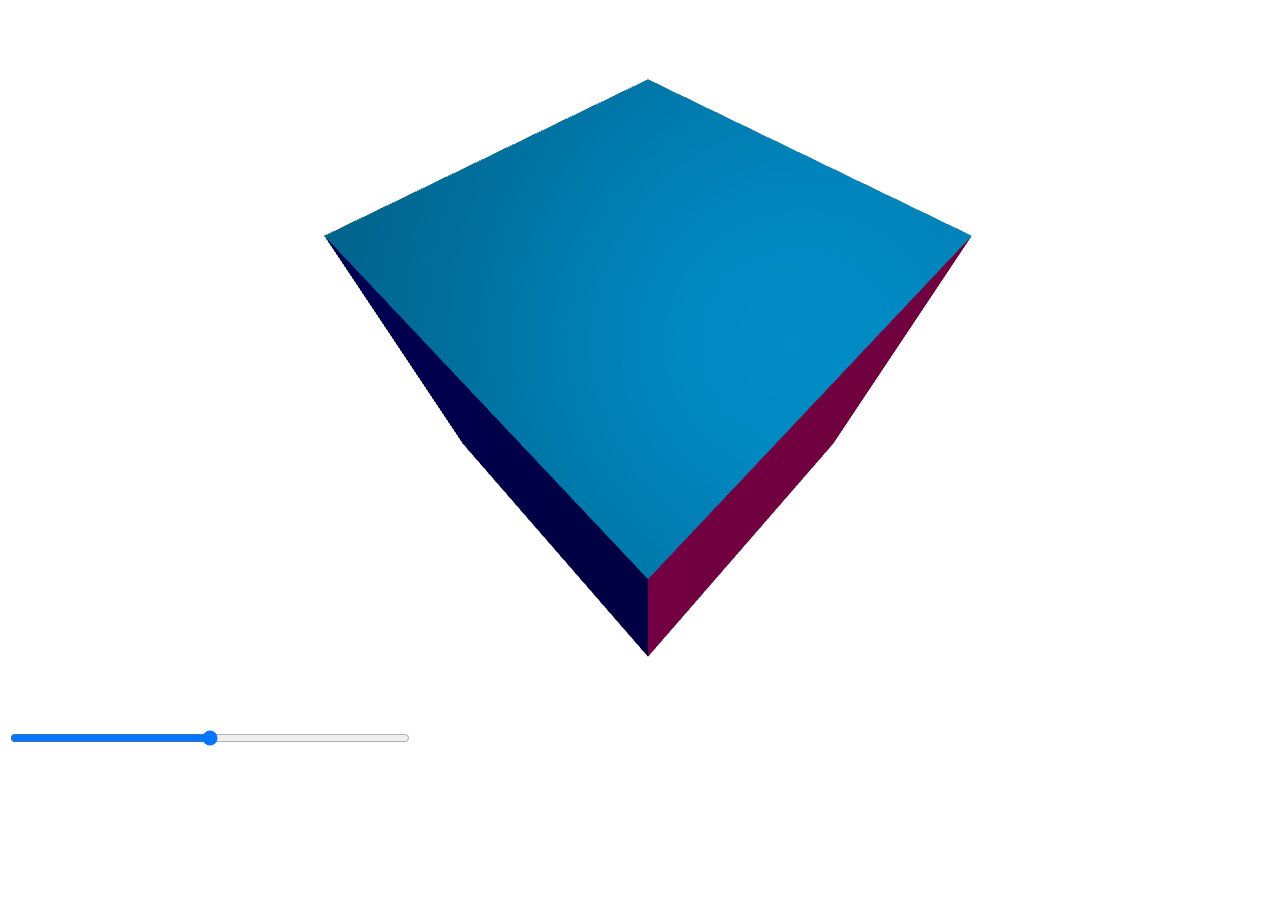
<file: cubic.html>
<!-- saved from url=(0032)https://monotrixdev.github.io/parasur -->
<html lang="en"><head><meta http-equiv="Content-Type" content="text/html; charset=UTF-8">
    
    <meta name="viewport" content="user-scalable=no">
    <title>parasur</title>
    <style>

        body {
        }

        .sr {
            width: 400px;
        }

        #c1 {
            background: #fbf7fe;
        }

        #btn {
            position: fixed;
            left: 0px;
            top: 0px;
        }

        #c1 {
        }

        #config {
            position: fixed;
            left: 0px;
            top: 30px;
            display: inline;
        }
    </style>
</head>
<body style="overflow-x:hidden;overflow-y:hidden">
    <canvas id="c1" width="2048" height="1042">
        <span>不支持canvas浏览器</span>
    </canvas>
    <div>
        <input type="range" id="zoom" class="sr" value="0" min="-1" max="1" step="0.001">
    </div>
    <script>


        var cx, cy;
        var canvas;
        var gl, glview, glproject;
        var md = 0,mx,my;
        var mx = 0, my = 0, mx1 = 0, my1 = 0, lasttimen = 0;
        var ml = 0, mr = 0, mm = 0;
        var len = 1.5;
        var ang1 = 0.0;
        var ang2 = 0.0;
        var cenx = 0.0;
        var ceny = 0.0;
        var cenz = 0.0;
        var vbuffer=[], cbuffer=[], nbuffer=[];
        var points = [];
        var MapSize =1048580;
        var noqi = 32;
        var Noq = 4096;
        var coslim = 1.0 - 1.0 / 16, aculim = 0.001;
        var quaMap = Array();
        var Mapbot = Array();
        var Maprig = Array();
        var Maptop = Array();
        var Maplef = Array();
        var Mapfat = Array();
        var qual = Array();
        var quau = Array();
        var quav = Array();
        var end = 0;
        var s =
            "getv = function (u,v){\n" +
            "   u=u*2-1;v=v*2-1;\n" +
            "   return {\n" +
            "       \"x\":u,\n" +
            "       \"y\":v,\n" +
            "       \"z\":cos((u*u - v * v)*6.2832 * 10)\n" +
            "   };\n" +
            "};\n"+
            "MapSize = 4194304;\n" +
            "noqi = 32;\n" +
            "Noq = 8192;\n" +
            "coslim = 1.0 - 1.0 / 12;\n" +
            "aculim = 0.001;\n"+
"clear();\n";

        cos = Math.cos;
        sin = Math.sin;
        sqrt = Math.sqrt;
        max = Math.max;
        min = Math.min;
        abs = Math.abs;

        var vbuffer, nbuffer, cbuffer;

        function ontimer() {
            draw();
            window.requestAnimationFrame(ontimer);
        }
        canvas=document.getElementById('c1');
        window.onload = function () {
            cx = 1280;
            cy = 720;
            document.getElementById("c1").setAttribute("width", cx);
            document.getElementById("c1").setAttribute("height", cy);
            var VSHADER_SOURCE =
                "#version 100 \n" +
                "precision highp float;\n" +
                "attribute vec3 vertex,normal,color;" +
                "varying vec4 fc;" +
                "varying vec4 a;" +
                "float l;" +
                "varying vec4 ntemp;" +
                "uniform mat4 view,project;" +
                "void main() {" +
                "   ntemp=vec4(normal,0.0);" +
                "	ntemp = view * ntemp;" +
                "   a=vec4(vertex,1.0);" +
                "	a = view* a;" +
                "	fc = vec4(color,1.0);" +
                "	gl_Position =  project*a;" +
                "}";

            var FSHADER_SOURCE =
                "#version 100 \n" +
                "precision highp float;\n" +
                "varying vec4 fc;" +
                "float s,t,u;" +
                "vec3 texdir;" +
                "varying vec4 a;" +
                "vec3 b,c;" +
                "varying vec4 ntemp;" +
                "void main(){" +
                "	b=vec3(a);" +
                "	b=normalize(b);" +
                "	c=vec3(ntemp);" +
                "	c=normalize(c);" +
                "	c=(gl_FrontFacing)?c:-c;" +
                "	texdir=reflect(b,c);" +
                "	s=texdir.x*0.276+texdir.y*0.920+texdir.z*0.276;" +
                "	t=c.x*0.276+c.y*0.920+c.z*0.276;" +
                "	t=0.5*t+0.46875*sqrt(t*t+0.137778);" +
                "	s=(s>0.0)?s:0.0;" +
                "	s=pow(s,4.0);" +
                "	s=s*0.54+t*0.40+0.05;" +
                "	s=pow(s,0.5);" +
                "	gl_FragColor.r = fc.r*s;" +
                "	gl_FragColor.g = fc.g*s;" +
                "	gl_FragColor.b = fc.b*s;" +
                "	gl_FragColor.a = 1.0;" +
                "}";
            gl = canvas.getContext('webgl');

            gl.enable(gl.DEPTH_TEST);

            vertshader = gl.createShader(gl.VERTEX_SHADER);
            fragshader = gl.createShader(gl.FRAGMENT_SHADER);
            shaderProgram = gl.createProgram();

            gl.shaderSource(vertshader, VSHADER_SOURCE);
            gl.compileShader(vertshader);
            var infov = gl.getShaderInfoLog(vertshader);

            gl.shaderSource(fragshader, FSHADER_SOURCE);
            gl.compileShader(fragshader);
            var infof = gl.getShaderInfoLog(fragshader);

            gl.attachShader(shaderProgram, vertshader);
            gl.attachShader(shaderProgram, fragshader);
            gl.linkProgram(shaderProgram);
            gl.useProgram(shaderProgram);

            if (!gl.getProgramParameter(shaderProgram, gl.LINK_STATUS)) {
                var info = gl.getProgramInfoLog(shaderProgram);
                alert('Could not compile WebGL program. \n\n' + infov + infof + info);
            }
            glvertex = gl.getAttribLocation(shaderProgram, 'vertex');
            glnormal = gl.getAttribLocation(shaderProgram, 'normal');
            glcolor = gl.getAttribLocation(shaderProgram, 'color');
            glview = gl.getUniformLocation(shaderProgram, 'view');
            glproject = gl.getUniformLocation(shaderProgram, 'project');

            gl.enableVertexAttribArray(glvertex);
            gl.enableVertexAttribArray(glnormal);
            gl.enableVertexAttribArray(glcolor);

            vbuffer = gl.createBuffer();
            gl.bindBuffer(gl.ARRAY_BUFFER, vbuffer);
            gl.bufferData(gl.ARRAY_BUFFER, new Float32Array([
                0, sqrt(3) / 2, 0,
                sqrt(0.5), sqrt(3) / 6, sqrt(1 / 6),
                sqrt(0.5), -sqrt(3) / 6, -sqrt(1 / 6),
                0, sqrt(3) / 2, 0,
                sqrt(0.5), -sqrt(3) / 6, -sqrt(1 / 6),
                0, sqrt(3) / 6, -sqrt(2 / 3),


                0, sqrt(3) / 2, 0,
                -sqrt(0.5), -sqrt(3) / 6, -sqrt(1 / 6),
                -sqrt(0.5), sqrt(3) / 6, sqrt(1 / 6),
                0, sqrt(3) / 2, 0,
                0, sqrt(3) / 6, -sqrt(2 / 3),
                -sqrt(0.5), -sqrt(3) / 6, -sqrt(1 / 6),


                0, sqrt(3) / 2, 0,
                -sqrt(0.5), sqrt(3) / 6, sqrt(1 / 6),
                0, -sqrt(3) / 6, sqrt(2 / 3),
                0, sqrt(3) / 2, 0,
                0, -sqrt(3) / 6, sqrt(2 / 3),
                sqrt(0.5), sqrt(3) / 6, sqrt(1 / 6),

                
                0, -sqrt(3) / 2, 0,
                sqrt(0.5), -sqrt(3) / 6, -sqrt(1 / 6),
                sqrt(0.5), sqrt(3) / 6, sqrt(1 / 6),
                0, -sqrt(3) / 2, 0,
                sqrt(0.5), sqrt(3) / 6, sqrt(1 / 6),
                0, -sqrt(3) / 6, sqrt(2 / 3),


                0, -sqrt(3) / 2, 0,
                -sqrt(0.5), sqrt(3) / 6, sqrt(1 / 6),
                -sqrt(0.5), -sqrt(3) / 6, -sqrt(1 / 6),
                0, -sqrt(3) / 2, 0,
                0, -sqrt(3) / 6, sqrt(2 / 3),
                -sqrt(0.5), sqrt(3) / 6, sqrt(1 / 6),


                0, -sqrt(3) / 2, 0,
                -sqrt(0.5), -sqrt(3) / 6, -sqrt(1 / 6),
                0, sqrt(3) / 6, -sqrt(2 / 3),
                0, -sqrt(3) / 2, 0,
                0, sqrt(3) / 6, -sqrt(2 / 3),
                sqrt(0.5), -sqrt(3) / 6, -sqrt(1 / 6),


            ]), gl.STATIC_DRAW);


            cbuffer = gl.createBuffer();
            gl.bindBuffer(gl.ARRAY_BUFFER, cbuffer);
            gl.bufferData(gl.ARRAY_BUFFER, new Float32Array([
                sqrt(0.5), sqrt(3) / 3, -sqrt(1 / 6),
                sqrt(0.5), sqrt(3) / 3, -sqrt(1 / 6),
                sqrt(0.5), sqrt(3) / 3, -sqrt(1 / 6),
                sqrt(0.5), sqrt(3) / 3, -sqrt(1 / 6),
                sqrt(0.5), sqrt(3) / 3, -sqrt(1 / 6),
                sqrt(0.5), sqrt(3) / 3, -sqrt(1 / 6),

                -sqrt(0.5), sqrt(3) / 3, -sqrt(1 / 6),
                -sqrt(0.5), sqrt(3) / 3, -sqrt(1 / 6),
                -sqrt(0.5), sqrt(3) / 3, -sqrt(1 / 6),
                -sqrt(0.5), sqrt(3) / 3, -sqrt(1 / 6),
                -sqrt(0.5), sqrt(3) / 3, -sqrt(1 / 6),
                -sqrt(0.5), sqrt(3) / 3, -sqrt(1 / 6),

                0, sqrt(3) / 3, sqrt(2 / 3),
                0, sqrt(3) / 3, sqrt(2 / 3),
                0, sqrt(3) / 3, sqrt(2 / 3),
                0, sqrt(3) / 3, sqrt(2 / 3),
                0, sqrt(3) / 3, sqrt(2 / 3),
                0, sqrt(3) / 3, sqrt(2 / 3),

                sqrt(0.5), -sqrt(3) / 3, sqrt(1 / 6),
                sqrt(0.5), -sqrt(3) / 3, sqrt(1 / 6),
                sqrt(0.5), -sqrt(3) / 3, sqrt(1 / 6),
                sqrt(0.5), -sqrt(3) / 3, sqrt(1 / 6),
                sqrt(0.5), -sqrt(3) / 3, sqrt(1 / 6),
                sqrt(0.5), -sqrt(3) / 3, sqrt(1 / 6),


                -sqrt(0.5), -sqrt(3) / 3, sqrt(1 / 6),
                -sqrt(0.5), -sqrt(3) / 3, sqrt(1 / 6),
                -sqrt(0.5), -sqrt(3) / 3, sqrt(1 / 6),
                -sqrt(0.5), -sqrt(3) / 3, sqrt(1 / 6),
                -sqrt(0.5), -sqrt(3) / 3, sqrt(1 / 6),
                -sqrt(0.5), -sqrt(3) / 3, sqrt(1 / 6),


                0, -sqrt(3) / 3, -sqrt(2 / 3),
                0, -sqrt(3) / 3, -sqrt(2 / 3),
                0, -sqrt(3) / 3, -sqrt(2 / 3),
                0, -sqrt(3) / 3, -sqrt(2 / 3),
                0, -sqrt(3) / 3, -sqrt(2 / 3),
                0, -sqrt(3) / 3, -sqrt(2 / 3),


            ]), gl.STATIC_DRAW);


            nbuffer = gl.createBuffer();
            gl.bindBuffer(gl.ARRAY_BUFFER, nbuffer);
            gl.bufferData(gl.ARRAY_BUFFER, new Float32Array([
                sqrt(0.5), sqrt(3) / 3, sqrt(1 / 6),
                sqrt(0.5), sqrt(3) / 3, sqrt(1 / 6),
                sqrt(0.5), sqrt(3) / 3, sqrt(1 / 6),
                sqrt(0.5), sqrt(3) / 3, sqrt(1 / 6),
                sqrt(0.5), sqrt(3) / 3, sqrt(1 / 6),
                sqrt(0.5), sqrt(3) / 3, sqrt(1 / 6),

                sqrt(0.5), sqrt(3) / 3, sqrt(1 / 6),
                sqrt(0.5), sqrt(3) / 3, sqrt(1 / 6),
                sqrt(0.5), sqrt(3) / 3, sqrt(1 / 6),
                sqrt(0.5), sqrt(3) / 3, sqrt(1 / 6),
                sqrt(0.5), sqrt(3) / 3, sqrt(1 / 6),
                sqrt(0.5), sqrt(3) / 3, sqrt(1 / 6),

                0, sqrt(3) / 3, sqrt(2 / 3),
                0, sqrt(3) / 3, sqrt(2 / 3),
                0, sqrt(3) / 3, sqrt(2 / 3),
                0, sqrt(3) / 3, sqrt(2 / 3),
                0, sqrt(3) / 3, sqrt(2 / 3),
                0, sqrt(3) / 3, sqrt(2 / 3),

                sqrt(0.5), sqrt(3) / 3, sqrt(1 / 6),
                sqrt(0.5), sqrt(3) / 3, sqrt(1 / 6),
                sqrt(0.5), sqrt(3) / 3, sqrt(1 / 6),
                sqrt(0.5), sqrt(3) / 3, sqrt(1 / 6),
                sqrt(0.5), sqrt(3) / 3, sqrt(1 / 6),
                sqrt(0.5), sqrt(3) / 3, sqrt(1 / 6),


                sqrt(0.5), sqrt(3) / 3, sqrt(1 / 6),
                sqrt(0.5), sqrt(3) / 3, sqrt(1 / 6),
                sqrt(0.5), sqrt(3) / 3, sqrt(1 / 6),
                sqrt(0.5), sqrt(3) / 3, sqrt(1 / 6),
                sqrt(0.5), sqrt(3) / 3, sqrt(1 / 6),
                sqrt(0.5), sqrt(3) / 3, sqrt(1 / 6),


                0, sqrt(3) / 3, sqrt(2 / 3),
                0, sqrt(3) / 3, sqrt(2 / 3),
                0, sqrt(3) / 3, sqrt(2 / 3),
                0, sqrt(3) / 3, sqrt(2 / 3),
                0, sqrt(3) / 3, sqrt(2 / 3),
                0, sqrt(3) / 3, sqrt(2 / 3),


            ]), gl.STATIC_DRAW);

            gl.viewport(0, 0, cx, cy);
            window.requestAnimationFrame(ontimer);

        }

        var pixelscale = 1.0;

        function draw() {
            if (document.getElementById('zoom').value) {
                var s = Math.exp(0.02 * document.getElementById('zoom').value);
                pixelscale = pixelscale * s;
            }

            gl.bindBuffer(gl.ARRAY_BUFFER, vbuffer);
            gl.bufferData(gl.ARRAY_BUFFER, new Float32Array([
                0, pixelscale *sqrt(3) / 2, 0,
                sqrt(0.5), pixelscale *sqrt(3) / 6, sqrt(1 / 6),
                sqrt(0.5), -pixelscale *sqrt(3) / 6, -sqrt(1 / 6),
                0, pixelscale *sqrt(3) / 2, 0,
                sqrt(0.5), -pixelscale *sqrt(3) / 6, -sqrt(1 / 6),
                0, pixelscale * sqrt(3) / 6, -sqrt(2 / 3),


                0, pixelscale * sqrt(3) / 2, 0,
                -sqrt(0.5), -pixelscale *sqrt(3) / 6, -sqrt(1 / 6),
                -sqrt(0.5), pixelscale *sqrt(3) / 6, sqrt(1 / 6),
                0, pixelscale *sqrt(3) / 2, 0,
                0, pixelscale * sqrt(3) / 6, -sqrt(2 / 3),
                -sqrt(0.5), -pixelscale *sqrt(3) / 6, -sqrt(1 / 6),


                0, pixelscale *sqrt(3) / 2, 0,
                -sqrt(0.5), pixelscale *sqrt(3) / 6, sqrt(1 / 6),
                0, -pixelscale *sqrt(3) / 6, sqrt(2 / 3),
                0, pixelscale *sqrt(3) / 2, 0,
                0, -pixelscale *sqrt(3) / 6, sqrt(2 / 3),
                sqrt(0.5), pixelscale *sqrt(3) / 6, sqrt(1 / 6),


                0, -pixelscale *sqrt(3) / 2, 0,
                sqrt(0.5), -pixelscale *sqrt(3) / 6, -sqrt(1 / 6),
                sqrt(0.5), pixelscale *sqrt(3) / 6, sqrt(1 / 6),
                0, -pixelscale *sqrt(3) / 2, 0,
                sqrt(0.5), pixelscale *sqrt(3) / 6, sqrt(1 / 6),
                0, -pixelscale *sqrt(3) / 6, sqrt(2 / 3),


                0, -pixelscale *sqrt(3) / 2, 0,
                -sqrt(0.5), pixelscale *sqrt(3) / 6, sqrt(1 / 6),
                -sqrt(0.5), -pixelscale *sqrt(3) / 6, -sqrt(1 / 6),
                0, -pixelscale *sqrt(3) / 2, 0,
                0, -pixelscale *sqrt(3) / 6, sqrt(2 / 3),
                -sqrt(0.5), pixelscale *sqrt(3) / 6, sqrt(1 / 6),


                0, -pixelscale *sqrt(3) / 2, 0,
                -sqrt(0.5), -pixelscale *sqrt(3) / 6, -sqrt(1 / 6),
                0, pixelscale *sqrt(3) / 6, -sqrt(2 / 3),
                0, -pixelscale *sqrt(3) / 2, 0,
                0, pixelscale *sqrt(3) / 6, -sqrt(2 / 3),
                sqrt(0.5), -pixelscale *sqrt(3) / 6, -sqrt(1 / 6),


            ]), gl.STATIC_DRAW);

            mat = Array(16);
            mat[0] = cos(ang1);
            mat[1] = sin(ang1) * sin(ang2);
            mat[2] = -sin(ang1) * cos(ang2);
            mat[3] = 0.0;

            mat[4] = 0.0;
            mat[5] = cos(ang2);
            mat[6] = sin(ang2);
            mat[7] = 0.0;

            mat[8] = sin(ang1);
            mat[9] = -cos(ang1) * sin(ang2);
            mat[10] = cos(ang1) * cos(ang2);
            mat[11] = 0.0;

            mat[12] = -cenx * mat[0] - ceny * mat[4] - cenz * mat[8];
            mat[13] = -cenx * mat[1] - ceny * mat[5] - cenz * mat[9];
            mat[14] = -len - cenx * mat[2] - ceny * mat[6] - cenz * mat[10];
            mat[15] = 1.0;

            gl.uniformMatrix4fv(glview, false, new Float32Array(mat));

            var near = 0.01 * len;
            var far = 10.0 * len;

            mat[0] = (cx + cy) / cx / 2.0;
            mat[1] = 0.0;
            mat[2] = 0.0;
            mat[3] = 0.0;

            mat[4] = 0.0;
            mat[5] = (cx + cy) / cy / 2.0;;
            mat[6] = 0.0;
            mat[7] = 0.0;

            mat[8] = 0.0;
            mat[9] = 0.0;
            mat[10] = -(near + far) / (far - near);
            mat[11] = -1.0;

            mat[12] = 0.0;
            mat[13] = 0.0;
            mat[14] = -near * far * 2.0 / (far - near);
            mat[15] = 0.0;
            gl.uniformMatrix4fv(glproject, false, new Float32Array(mat));
            gl.bindBuffer(gl.ARRAY_BUFFER, vbuffer);
            gl.vertexAttribPointer(glvertex, 3, gl.FLOAT, false, 0, 0);
            gl.bindBuffer(gl.ARRAY_BUFFER, nbuffer);
            gl.vertexAttribPointer(glnormal, 3, gl.FLOAT, false, 0, 0);
            gl.bindBuffer(gl.ARRAY_BUFFER, cbuffer);
            gl.vertexAttribPointer(glcolor, 3, gl.FLOAT, false, 0, 0);
            gl.drawArrays(gl.TRIANGLES, 0, 36);
            //gl.finish();
        }
       
        canvas.addEventListener("mousedown",
            function (ev) {
                var oEvent = ev || event;
                if (oEvent.button == 0) {
                    ml = 1;
                    mm = 0;
                }
                if (oEvent.button == 2) {
                    mr = 1;
                    mm = 0;
                }
                mx = oEvent.clientX;
                my = oEvent.clientY;
            },
            false);
        canvas.addEventListener("mouseup",
            function (ev) {
                var oEvent = ev || event;
                if (oEvent.button == 0) {
                    ml = 0;
                }
                if (oEvent.button == 2) {
                    mr = 0;
                }
            },
            false);
        canvas.addEventListener("mousemove",
            function (ev) {
                var oEvent = ev || event;
                if (ml == 1) {
                    ang1 += (oEvent.clientX - mx) * 0.002;
                    ang2 += (oEvent.clientY - my) * 0.002;
                    if (oEvent.clientX != mx || oEvent.clientY != my) {
                        mm = 1;
                    }
                }
                if (mr == 1) {
                    var l = len * 4.0 / (cx + cy);
                    cenx += l * (-(oEvent.clientX - mx) * Math.cos(ang1) + (oEvent.clientY - my) * Math.sin(ang2) * Math.sin(ang1));
                    ceny += l * ((oEvent.clientY - my) * Math.cos(ang2));
                    cenz += l * (-(oEvent.clientX - mx) * Math.sin(ang1) - (oEvent.clientY - my) * Math.sin(ang2) * Math.cos(ang1));
                    if (oEvent.clientX != mx || oEvent.clientY != my) {
                        mm = 1;
                    }
                }
                mx = oEvent.clientX;
                my = oEvent.clientY;
            },
            false);
        canvas.addEventListener("mousewheel",
            function (ev) {
                ev.preventDefault();
                var oEvent = ev || event;
                len *= Math.exp(-0.001 * oEvent.wheelDelta);
            },
            false);
        canvas.addEventListener("touchstart",
            function (ev) {
                var n = ev.touches.length;
                if (n == 1) {
                    var oEvent = ev.touches[0];
                    mx = oEvent.clientX;
                    my = oEvent.clientY;
                }
                else if (n == 2) {
                    var oEvent = ev.touches[0];
                    mx = oEvent.clientX;
                    my = oEvent.clientY;
                    oEvent = ev.touches[1];
                    mx1 = oEvent.clientX;
                    my1 = oEvent.clientY;
                }
                lasttimen = n;
            },
            false);
        canvas.addEventListener("touchend",
            function (ev) {
                var n = ev.touches.length;
                if (n == 1) {
                    var oEvent = ev.touches[0];
                    mx = oEvent.clientX;
                    my = oEvent.clientY;
                }
                else if (n == 2) {
                    var oEvent = ev.touches[0];
                    mx = oEvent.clientX;
                    my = oEvent.clientY;
                    oEvent = ev.touches[1];
                    mx1 = oEvent.clientX;
                    my1 = oEvent.clientY;
                }
                lasttimen = n;
            },
            false);
        canvas.addEventListener("touchmove",
            function (ev) {
                ev.preventDefault();
                var n = ev.touches.length;
                if (n == 1 && lasttimen == 1) {
                    var oEvent = ev.touches[0];
                    ang1 += (oEvent.clientX - mx) * 0.002;
                    ang2 += (oEvent.clientY - my) * 0.002;
                    mx = oEvent.clientX;
                    my = oEvent.clientY;
                }
                else if (n == 2) {
                    var oEvent = ev.touches[0];
                    var oEvent1 = ev.touches[1];
                    var l = len * 2.0 / (cx + cy), l1;
                    cenx += l * (-(oEvent.clientX + oEvent1.clientX - mx - mx1) * Math.cos(ang1) + (oEvent.clientY + oEvent1.clientY - my - my1) * Math.sin(ang2) * Math.sin(ang1));
                    ceny += l * ((oEvent.clientY + oEvent1.clientY - my - my1) * Math.cos(ang2));
                    cenz += l * (-(oEvent.clientX + oEvent1.clientX - mx - mx1) * Math.sin(ang1) - (oEvent.clientY + oEvent1.clientY - my - my1) * Math.sin(ang2) * Math.cos(ang1));
                    l1 = Math.sqrt((mx - mx1) * (mx - mx1) + (my - my1) * (my - my1) + 1.0);
                    mx = oEvent.clientX;
                    my = oEvent.clientY;
                    mx1 = oEvent1.clientX;
                    my1 = oEvent1.clientY;
                    l = Math.sqrt((mx - mx1) * (mx - mx1) + (my - my1) * (my - my1) + 1.0);
                    len *= l1 / l;
                }
                lasttimen = n;
            },
            false);
        canvas.oncontextmenu = function (event) {
            if (mm == 1) {
                event.preventDefault();
            }
        };


        document.getElementById("zoom").addEventListener("change",
            function () {
                this.value = 0;
            }
        );
    </script>


</body></html>
</file>
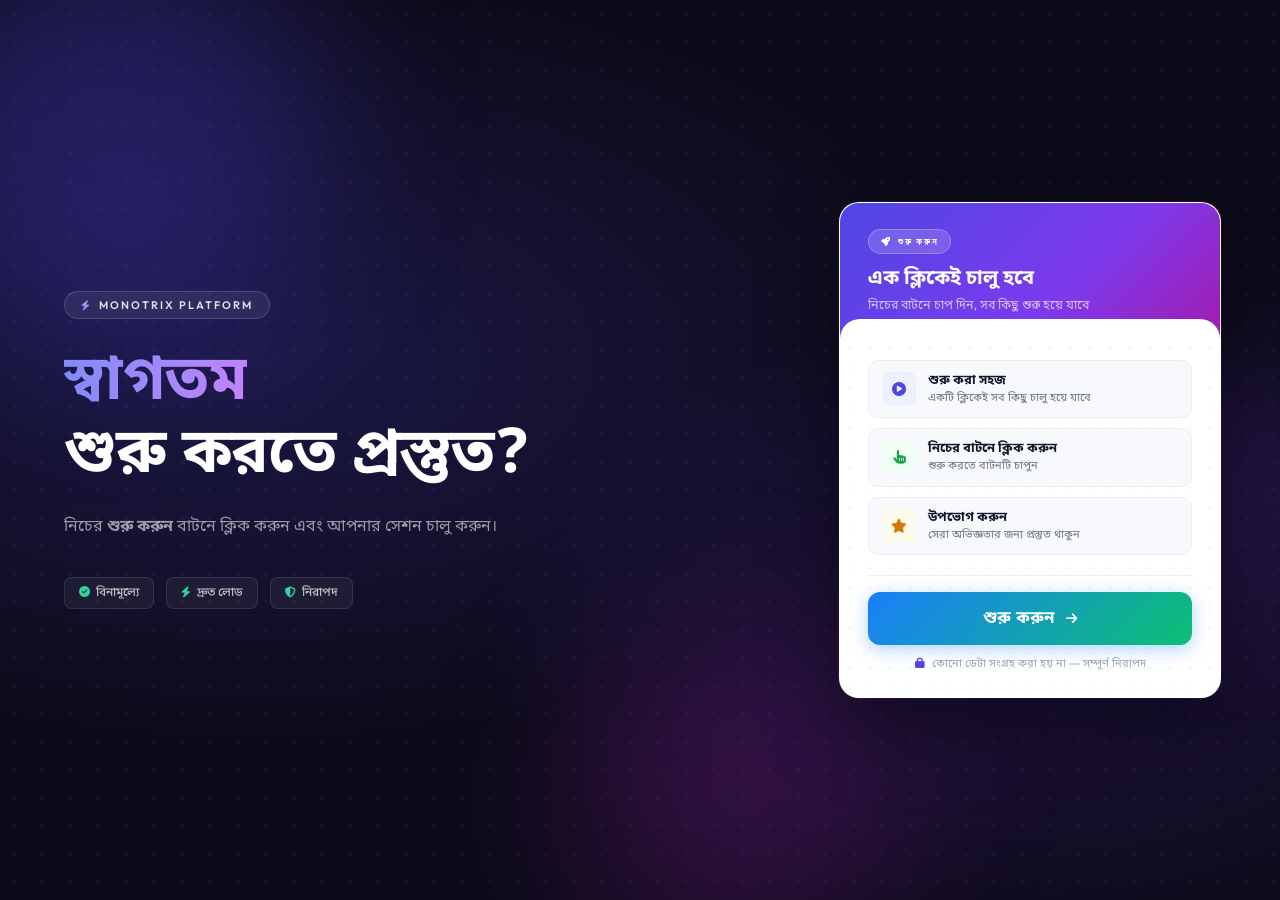
<file: start.html>
<!DOCTYPE html>
<html lang="bn">
<head>
    <meta charset="UTF-8">
    <meta name="viewport" content="width=device-width, initial-scale=1.0, user-scalable=no">

    <!-- ===== SEO Meta Tags ===== -->
    <title>Monotrix | গ্রাফিক্স পারফরম্যান্স বেঞ্চমার্ক</title>
    <meta name="description" content="Monotrix একটি শক্তিশালী ওয়েব-ভিত্তিক গ্রাফিক্স বেঞ্চমার্ক টুল। আপনার ডিভাইসের GPU পারফরম্যান্স রিয়েল-টাইমে পরীক্ষা করুন।">
    <meta name="keywords" content="monotrix, গ্রাফিক্স বেঞ্চমার্ক, GPU পরীক্ষা, বাংলাদেশ, পারফরম্যান্স, WebGL">
    <meta name="author" content="Monotrix">
    <meta name="robots" content="index, follow">
    <meta name="theme-color" content="#4f46e5">

    <!-- Open Graph / Social -->
    <meta property="og:type" content="website">
    <meta property="og:title" content="Monotrix | গ্রাফিক্স পারফরম্যান্স বেঞ্চমার্ক">
    <meta property="og:description" content="আপনার ডিভাইসের GPU পারফরম্যান্স রিয়েল-টাইমে পরীক্ষা করুন — বিনামূল্যে।">
    <meta property="og:locale" content="bn_BD">

    <!-- Twitter Card -->
    <meta name="twitter:card" content="summary_large_image">
    <meta name="twitter:title" content="Monotrix | গ্রাফিক্স পারফরম্যান্স বেঞ্চমার্ক">
    <meta name="twitter:description" content="আপনার ডিভাইসের GPU পারফরম্যান্স রিয়েল-টাইমে পরীক্ষা করুন — বিনামূল্যে।">

    <!-- Canonical -->
    <link rel="canonical" href="https://monotrixdev.github.io/start.html">

    <!-- Font Awesome -->
    <link rel="stylesheet" href="https://cdnjs.cloudflare.com/ajax/libs/font-awesome/6.6.0/css/all.min.css" crossorigin="anonymous" referrerpolicy="no-referrer">
    <style>
        @import url('https://fonts.googleapis.com/css2?family=Noto+Sans+Bengali:wght@400;500;600;700&family=Outfit:wght@300;400;600;700&display=swap');

        :root {
            --bg-color: #08060a;
            --neon-blue: #00f0ff;
            --neon-purple: #bd00ff;
            --neon-pink: #ff005b;
            --neon-green: #39ff14;
            --glass-bg: rgba(13, 10, 20, 0.65);
            --glass-border: rgba(255, 255, 255, 0.08);
        }

        body, html {
            margin: 0;
            padding: 0;
            width: 100%;
            height: 100%;
            overflow: hidden;
            background-color: var(--bg-color);
            font-family: 'Outfit', sans-serif;
            color: #fbf7fe;
            user-select: none;
            -webkit-user-select: none;
        }

        /* 3D WebGL Canvas */
        #c1 {
            position: fixed;
            top: 0;
            left: 0;
            width: 100vw;
            height: 100vh;
            z-index: 1;
            display: block;
        }

        /* 2D Overlay Canvas */
        #c2 {
            position: fixed;
            top: 0;
            left: 0;
            width: 100vw;
            height: 100vh;
            z-index: 2;
            pointer-events: none;
            display: block;
        }

        /* Glassmorphism Overlays */
        .overlay {
            position: fixed;
            top: 0;
            left: 0;
            width: 100%;
            height: 100%;
            z-index: 10;
            display: flex;
            justify-content: center;
            align-items: center;
            background: rgba(0, 0, 0, 0.52);
            backdrop-filter: blur(6px);
            -webkit-backdrop-filter: blur(6px);
            transition: opacity 0.5s ease, transform 0.5s ease;
        }

        /* ===================================================
           FULL-SCREEN STARTUP — SAAS LANDING EXPERIENCE
        =================================================== */

        /* Override overlay for full-screen mode */
        #startupOverlay {
            background: #0d0b1a;
            backdrop-filter: none;
            -webkit-backdrop-filter: none;
            z-index: 9999;
            align-items: stretch;
            justify-content: stretch;
        }

        /* Full-screen inner wrapper */
        #startupOverlay .fs-wrapper {
            position: relative;
            width: 100%;
            min-height: 100vh;
            display: flex;
            overflow: hidden;
        }

        /* ── Animated dot-grid background ── */
        #startupOverlay .fs-bg {
            position: absolute;
            inset: 0;
            background:
                radial-gradient(ellipse 80% 60% at 20% 40%, rgba(79,70,229,0.22) 0%, transparent 70%),
                radial-gradient(ellipse 60% 50% at 80% 70%, rgba(124,58,237,0.18) 0%, transparent 70%),
                #0d0b1a;
            z-index: 0;
        }

        #startupOverlay .fs-bg::before {
            content: '';
            position: absolute;
            inset: 0;
            background-image: radial-gradient(circle, rgba(255,255,255,0.07) 1px, transparent 1px);
            background-size: 28px 28px;
            z-index: 1;
        }

        /* ── Floating Orbs ── */
        #startupOverlay .orb {
            position: absolute;
            border-radius: 50%;
            filter: blur(80px);
            pointer-events: none;
            z-index: 1;
        }
        #startupOverlay .orb-1 {
            width: 420px; height: 420px;
            background: rgba(79,70,229,0.28);
            top: -80px; left: -100px;
            animation: orbFloat1 12s ease-in-out infinite alternate;
        }
        #startupOverlay .orb-2 {
            width: 320px; height: 320px;
            background: rgba(162,28,175,0.22);
            bottom: -60px; right: 30%;
            animation: orbFloat2 16s ease-in-out infinite alternate;
        }
        #startupOverlay .orb-3 {
            width: 220px; height: 220px;
            background: rgba(124,58,237,0.18);
            top: 40%; right: -60px;
            animation: orbFloat1 10s ease-in-out infinite alternate-reverse;
        }

        @keyframes orbFloat1 {
            from { transform: translate(0, 0) scale(1); }
            to   { transform: translate(40px, 30px) scale(1.08); }
        }
        @keyframes orbFloat2 {
            from { transform: translate(0, 0) scale(1); }
            to   { transform: translate(-30px, -40px) scale(1.06); }
        }

        /* ── LEFT HERO PANEL ── */
        #startupOverlay .hero-panel {
            position: relative;
            z-index: 2;
            flex: 1 1 55%;
            display: flex;
            flex-direction: column;
            justify-content: center;
            padding: 60px 56px 60px 64px;
        }

        /* Pill badge */
        #startupOverlay .hero-badge {
            display: inline-flex;
            align-items: center;
            gap: 7px;
            background: rgba(255,255,255,0.07);
            border: 1px solid rgba(255,255,255,0.15);
            color: rgba(255,255,255,0.85);
            font-family: 'Outfit', sans-serif;
            font-size: 11px;
            font-weight: 600;
            letter-spacing: 2px;
            text-transform: uppercase;
            padding: 6px 16px;
            border-radius: 30px;
            margin-bottom: 28px;
            width: fit-content;
            opacity: 0;
            animation: heroFadeUp 0.6s 0.1s cubic-bezier(0.22,1,0.36,1) forwards;
        }

        #startupOverlay .hero-badge i { font-size: 10px; color: #a78bfa; }

        /* Big heading */
        #startupOverlay .hero-title {
            font-family: 'Noto Sans Bengali', sans-serif;
            font-size: clamp(36px, 5vw, 62px);
            font-weight: 700;
            color: #ffffff;
            line-height: 1.18;
            margin: 0 0 20px;
            letter-spacing: -0.5px;
            opacity: 0;
            animation: heroFadeUp 0.6s 0.25s cubic-bezier(0.22,1,0.36,1) forwards;
        }

        #startupOverlay .hero-title .accent {
            background: linear-gradient(90deg, #818cf8, #c084fc);
            -webkit-background-clip: text;
            -webkit-text-fill-color: transparent;
            background-clip: text;
        }

        /* Subtitle */
        #startupOverlay .hero-sub {
            font-family: 'Noto Sans Bengali', sans-serif;
            font-size: 16px;
            font-weight: 400;
            color: rgba(255,255,255,0.58);
            line-height: 1.7;
            margin: 0 0 36px;
            max-width: 440px;
            opacity: 0;
            animation: heroFadeUp 0.6s 0.4s cubic-bezier(0.22,1,0.36,1) forwards;
        }

        /* Trust badges row */
        #startupOverlay .hero-trust {
            display: flex;
            flex-wrap: wrap;
            gap: 12px;
            opacity: 0;
            animation: heroFadeUp 0.6s 0.55s cubic-bezier(0.22,1,0.36,1) forwards;
        }

        #startupOverlay .trust-chip {
            display: inline-flex;
            align-items: center;
            gap: 6px;
            background: rgba(255,255,255,0.05);
            border: 1px solid rgba(255,255,255,0.1);
            border-radius: 8px;
            padding: 7px 14px;
            font-family: 'Noto Sans Bengali', sans-serif;
            font-size: 12px;
            color: rgba(255,255,255,0.72);
            font-weight: 500;
        }

        #startupOverlay .trust-chip i {
            font-size: 11px;
            color: #34d399;
        }

        @keyframes heroFadeUp {
            from { opacity: 0; transform: translateY(20px); }
            to   { opacity: 1; transform: translateY(0); }
        }

        /* ── RIGHT CARD PANEL ── */
        #startupOverlay .card-panel {
            position: relative;
            z-index: 2;
            flex: 0 0 420px;
            display: flex;
            align-items: center;
            justify-content: center;
            padding: 40px 40px 40px 24px;
            opacity: 0;
            animation: cardSlideIn 0.65s 0.3s cubic-bezier(0.22,1,0.36,1) forwards;
        }

        @keyframes cardSlideIn {
            from { opacity: 0; transform: translateX(40px); }
            to   { opacity: 1; transform: translateX(0); }
        }

        /* The white SaaS card */
        #startupOverlay .saas-card {
            background: #ffffff;
            border: 1px solid rgba(255,255,255,0.1);
            border-radius: 20px;
            width: 100%;
            max-width: 380px;
            overflow: hidden;
            box-shadow: 0 30px 80px rgba(0,0,0,0.45), 0 0 0 1px rgba(255,255,255,0.06);
            position: relative;
        }

        /* Dot-grid pattern ONLY on white card body */
        #startupOverlay .saas-card-body {
            position: relative;
            background: #ffffff;
            padding: 22px 28px 26px;
        }

        #startupOverlay .saas-card-body::before {
            content: '';
            position: absolute;
            inset: 0;
            background-image: radial-gradient(circle, #c7d2fe 1px, transparent 1px);
            background-size: 20px 20px;
            opacity: 0.35;
            pointer-events: none;
            z-index: 0;
        }

        #startupOverlay .saas-card-body > * { position: relative; z-index: 1; }

        /* Card gradient header */
        #startupOverlay .saas-header {
            background: linear-gradient(135deg, #4f46e5 0%, #7c3aed 60%, #a21caf 100%);
            padding: 26px 28px 22px;
            position: relative;
        }

        #startupOverlay .saas-header::after {
            content: '';
            position: absolute;
            bottom: -1px; left: 0; right: 0;
            height: 20px;
            background: #ffffff;
            border-radius: 20px 20px 0 0;
        }

        #startupOverlay .saas-label {
            display: inline-flex;
            align-items: center;
            gap: 6px;
            background: rgba(255,255,255,0.16);
            border: 1px solid rgba(255,255,255,0.25);
            color: #fff;
            font-family: 'Outfit', sans-serif;
            font-size: 10px;
            font-weight: 700;
            letter-spacing: 1.8px;
            text-transform: uppercase;
            padding: 5px 12px;
            border-radius: 30px;
            margin-bottom: 12px;
        }
        #startupOverlay .saas-label i { font-size: 9px; }

        #startupOverlay .saas-heading {
            font-family: 'Noto Sans Bengali', sans-serif;
            font-size: 20px;
            font-weight: 700;
            color: #ffffff;
            margin: 0 0 5px;
            line-height: 1.3;
        }

        #startupOverlay .saas-subheading {
            font-family: 'Noto Sans Bengali', sans-serif;
            font-size: 12.5px;
            color: rgba(255,255,255,0.7);
            margin: 0;
            line-height: 1.55;
        }

        /* Feature rows */
        #startupOverlay .saas-features {
            display: flex;
            flex-direction: column;
            gap: 10px;
            margin-bottom: 20px;
        }

        #startupOverlay .saas-feature-row {
            display: flex;
            align-items: flex-start;
            gap: 12px;
            padding: 11px 13px;
            border-radius: 10px;
            background: #f8f9fc;
            border: 1px solid #edeef3;
            transition: border-color 0.2s, box-shadow 0.2s;
        }

        #startupOverlay .saas-feature-row:hover {
            border-color: #c7c3f5;
            box-shadow: 0 2px 10px rgba(79,70,229,0.1);
        }

        #startupOverlay .saas-feat-icon {
            width: 34px; height: 34px;
            border-radius: 8px;
            display: flex;
            align-items: center;
            justify-content: center;
            flex-shrink: 0;
            font-size: 14px;
        }
        #startupOverlay .saas-feat-icon.ic-blue  { background: #eff0ff; color: #4f46e5; }
        #startupOverlay .saas-feat-icon.ic-green { background: #f0fdf4; color: #16a34a; }
        #startupOverlay .saas-feat-icon.ic-amber { background: #fffbeb; color: #d97706; }

        #startupOverlay .saas-feat-text strong {
            display: block;
            font-family: 'Noto Sans Bengali', sans-serif;
            font-size: 13px;
            font-weight: 700;
            color: #111827;
            margin-bottom: 1px;
        }
        #startupOverlay .saas-feat-text p {
            font-family: 'Noto Sans Bengali', sans-serif;
            font-size: 11px;
            color: #6b7280;
            margin: 0;
            line-height: 1.5;
        }

        /* Divider */
        #startupOverlay .saas-divider {
            border: none;
            border-top: 1px solid #edeef3;
            margin: 0 0 16px;
        }

        /* Start Button */
        #startupOverlay .start-btn {
            display: flex;
            align-items: center;
            justify-content: center;
            gap: 10px;
            width: 100%;
            background: linear-gradient(135deg, #4f46e5 0%, #7c3aed 100%);
            border: none;
            color: #fff;
            padding: 14px 24px;
            font-size: 15px;
            font-weight: 700;
            border-radius: 10px;
            cursor: pointer;
            position: relative;
            overflow: hidden;
            transition: all 0.22s ease;
            box-shadow: 0 4px 20px rgba(79,70,229,0.4);
        }
        #startupOverlay .start-btn .btn-label {
            font-family: 'Noto Sans Bengali', sans-serif;
            position: relative; z-index: 2;
        }
        #startupOverlay .start-btn i {
            font-size: 13px;
            position: relative; z-index: 2;
            transition: transform 0.22s ease;
        }
        #startupOverlay .start-btn::before {
            content: '';
            position: absolute; inset: 0;
            background: linear-gradient(135deg, rgba(255,255,255,0.18) 0%, transparent 100%);
            opacity: 0;
            transition: opacity 0.22s;
        }
        #startupOverlay .start-btn:hover { transform: translateY(-2px); box-shadow: 0 8px 28px rgba(79,70,229,0.52); }
        #startupOverlay .start-btn:hover::before { opacity: 1; }
        #startupOverlay .start-btn:hover i { transform: translateX(4px); }
        #startupOverlay .start-btn:active { transform: translateY(0); }

        /* Footnote */
        #startupOverlay .saas-footnote {
            font-family: 'Noto Sans Bengali', sans-serif;
            font-size: 11px;
            color: #9ca3af;
            text-align: center;
            margin: 12px 0 0;
        }
        #startupOverlay .saas-footnote i { margin-right: 4px; color: #4f46e5; }

        /* ── RESPONSIVE ── */
        @media (max-width: 820px) {
            #startupOverlay .fs-wrapper { flex-direction: column; overflow-y: auto; }
            #startupOverlay .hero-panel {
                flex: none;
                padding: 50px 28px 30px;
                align-items: center;
                text-align: center;
            }
            #startupOverlay .hero-badge { margin: 0 auto 22px; }
            #startupOverlay .hero-sub { max-width: 100%; }
            #startupOverlay .hero-trust { justify-content: center; }
            #startupOverlay .card-panel {
                flex: none;
                padding: 0 20px 50px;
                width: 100%;
            }
            #startupOverlay .saas-card { max-width: 100%; }
        }

        /* Dark glass-dialog for NON-startup overlays — unchanged */
        .glass-dialog {
            background: var(--glass-bg);
            border: 1px solid var(--glass-border);
            backdrop-filter: blur(25px);
            -webkit-backdrop-filter: blur(25px);
            border-radius: 24px;
            padding: 45px 40px;
            max-width: 500px;
            width: 85%;
            box-shadow: 0 24px 50px rgba(0,0,0,0.75),
                        inset 0 1px 1px rgba(255,255,255,0.15),
                        0 0 40px rgba(189,0,255,0.2);
            text-align: center;
            position: relative;
            overflow: hidden;
            transform: scale(0.95);
            opacity: 0;
            animation: dialogAppear 0.6s cubic-bezier(0.34,1.56,0.64,1) forwards;
        }

        @keyframes dialogAppear {
            to {
                transform: scale(1);
                opacity: 1;
            }
        }

        /* Suppress neon border & glare ::before on the white startup dialog */
        #startupOverlay .glass-dialog::after { display: none !important; }

        /* Dynamic Glowing Neon Border — only for non-startup dialogs */
        .glass-dialog:not(#startupOverlay .glass-dialog)::before {
            content: '';
            position: absolute;
            top: 0;
            left: 0;
            right: 0;
            bottom: 0;
            border-radius: 24px;
            padding: 1.5px;
            background: linear-gradient(135deg, var(--neon-blue), var(--neon-purple), var(--neon-pink), var(--neon-purple), var(--neon-blue));
            background-size: 300% 300%;
            -webkit-mask: linear-gradient(#fff 0 0) content-box, linear-gradient(#fff 0 0);
            -webkit-mask-composite: xor;
            mask-composite: exclude;
            pointer-events: none;
            animation: borderGlowMove 6s linear infinite;
        }

        /* Startup dialog accent top bar */
        #startupOverlay .glass-dialog::after {
            content: '';
            position: absolute;
            top: 0;
            left: 0;
            right: 0;
            height: 4px;
            border-radius: 20px 20px 0 0;
            background: linear-gradient(90deg, #1a7ffa 0%, #0bbf72 50%, #f7b731 100%);
        }

        @keyframes borderGlowMove {
            0% { background-position: 0% 50%; }
            50% { background-position: 100% 50%; }
            100% { background-position: 0% 50%; }
        }

        /* Dialog Title Icon & Typography */
        .dialog-icon {
            font-size: 40px;
            margin-bottom: 15px;
            animation: pulseGlow 2s ease-in-out infinite alternate;
            filter: drop-shadow(0 0 15px rgba(0, 240, 255, 0.6));
        }

        @keyframes pulseGlow {
            0% { transform: scale(1); filter: drop-shadow(0 0 10px rgba(0, 240, 255, 0.4)); }
            100% { transform: scale(1.08); filter: drop-shadow(0 0 25px rgba(189, 0, 255, 0.8)); }
        }

        /* === White Dialog Typography === */
        #startupOverlay .dialog-icon {
            font-size: 52px;
            margin-bottom: 8px;
            animation: none;
            filter: none;
        }

        #startupOverlay .offer-badge {
            display: inline-block;
            background: linear-gradient(90deg, #1a7ffa, #0bbf72);
            color: #fff;
            font-family: 'Noto Sans Bengali', sans-serif;
            font-size: 11px;
            font-weight: 700;
            letter-spacing: 1.5px;
            padding: 4px 14px;
            border-radius: 30px;
            margin-bottom: 16px;
            text-transform: uppercase;
        }

        #startupOverlay .bengali-title {
            font-family: 'Noto Sans Bengali', sans-serif;
            font-size: 26px;
            font-weight: 700;
            margin: 0 0 6px 0;
            color: #111827;
            background: none;
            -webkit-background-clip: unset;
            -webkit-text-fill-color: unset;
            text-shadow: none;
            line-height: 1.35;
        }

        #startupOverlay .bengali-subtitle {
            font-family: 'Noto Sans Bengali', sans-serif;
            font-size: 13px;
            color: #6b7280;
            margin: 0 0 22px 0;
            font-weight: 400;
        }

        #startupOverlay .offer-cards {
            display: flex;
            flex-direction: column;
            gap: 10px;
            margin-bottom: 24px;
            text-align: left;
        }

        #startupOverlay .offer-card {
            display: flex;
            align-items: center;
            gap: 14px;
            background: #f9fafb;
            border: 1px solid #e5e7eb;
            border-radius: 12px;
            padding: 12px 16px;
            transition: box-shadow 0.2s ease, border-color 0.2s ease;
        }

        #startupOverlay .offer-card:hover {
            border-color: #1a7ffa;
            box-shadow: 0 0 0 3px rgba(26, 127, 250, 0.08);
        }

        #startupOverlay .offer-card-icon {
            font-size: 28px;
            flex-shrink: 0;
        }

        #startupOverlay .offer-card-text strong {
            display: block;
            font-family: 'Noto Sans Bengali', sans-serif;
            font-size: 14px;
            font-weight: 700;
            color: #111827;
            margin-bottom: 2px;
        }

        #startupOverlay .offer-card-text span {
            font-family: 'Noto Sans Bengali', sans-serif;
            font-size: 12px;
            color: #6b7280;
            line-height: 1.5;
        }

        #startupOverlay .offer-divider {
            border: none;
            border-top: 1px solid #e5e7eb;
            margin: 0 0 20px 0;
        }

        #startupOverlay .offer-footnote {
            font-family: 'Noto Sans Bengali', sans-serif;
            font-size: 11.5px;
            color: #9ca3af;
            margin: 16px 0 0 0;
            line-height: 1.6;
        }

        /* Legacy dark-mode typography (used in results etc.) */
        .bengali-title {
            font-family: 'Noto Sans Bengali', sans-serif;
            font-size: 32px;
            font-weight: 700;
            margin: 0 0 20px 0;
            background: linear-gradient(135deg, #ffffff 0%, #e6def0 100%);
            -webkit-background-clip: text;
            -webkit-text-fill-color: transparent;
            text-shadow: 0 0 15px rgba(255, 255, 255, 0.1);
        }

        .bengali-desc {
            font-family: 'Noto Sans Bengali', sans-serif;
            font-size: 16px;
            line-height: 1.7;
            color: #d8cde3;
            margin: 0 0 20px 0;
            font-weight: 400;
        }

        .bengali-subdesc {
            font-family: 'Noto Sans Bengali', sans-serif;
            font-size: 14px;
            color: var(--neon-blue);
            font-weight: 600;
            margin: 0 0 30px 0;
            letter-spacing: 0.5px;
        }

        /* Start Button — clean white-dialog style */
        #startupOverlay .start-btn {
            background: linear-gradient(135deg, #1a7ffa 0%, #0bbf72 100%);
            border: none;
            color: #fff;
            padding: 15px 0;
            width: 100%;
            font-size: 17px;
            font-weight: 700;
            border-radius: 12px;
            cursor: pointer;
            position: relative;
            overflow: hidden;
            transition: all 0.25s ease;
            box-shadow: 0 4px 18px rgba(26, 127, 250, 0.35);
            letter-spacing: 0.3px;
        }

        #startupOverlay .start-btn span {
            position: relative;
            z-index: 2;
            font-family: 'Noto Sans Bengali', sans-serif;
        }

        #startupOverlay .start-btn::before {
            content: '';
            position: absolute;
            top: 0;
            left: -100%;
            width: 100%;
            height: 100%;
            background: linear-gradient(90deg, transparent, rgba(255,255,255,0.3), transparent);
            transition: left 0.5s ease;
            z-index: 1;
        }

        #startupOverlay .start-btn:hover {
            transform: translateY(-2px);
            box-shadow: 0 8px 28px rgba(26, 127, 250, 0.45);
        }

        #startupOverlay .start-btn:hover::before { left: 100%; }
        #startupOverlay .start-btn:active { transform: translateY(0px); }

        /* Generic dark-theme start button (fallback / other contexts) */
        .start-btn {
            background: linear-gradient(135deg, var(--neon-blue) 0%, var(--neon-purple) 100%);
            border: none;
            color: white;
            padding: 16px 48px;
            font-size: 18px;
            font-weight: 700;
            border-radius: 30px;
            cursor: pointer;
            position: relative;
            overflow: hidden;
            transition: all 0.3s cubic-bezier(0.4, 0, 0.2, 1);
            box-shadow: 0 0 25px rgba(189, 0, 255, 0.45);
        }

        .start-btn span {
            position: relative;
            z-index: 2;
            font-family: 'Noto Sans Bengali', sans-serif;
        }

        .start-btn::before {
            content: '';
            position: absolute;
            top: 0;
            left: -100%;
            width: 100%;
            height: 100%;
            background: linear-gradient(90deg, transparent, rgba(255, 255, 255, 0.4), transparent);
            transition: all 0.6s ease;
            z-index: 1;
        }

        .start-btn:hover {
            transform: translateY(-3px) scale(1.03);
            box-shadow: 0 0 35px rgba(0, 240, 255, 0.7), 0 0 20px rgba(189, 0, 255, 0.7);
        }

        .start-btn:hover::before {
            left: 100%;
        }

        .start-btn:active {
            transform: translateY(1px) scale(0.97);
        }

        /* Loading Screen styles */
        .loading-container {
            max-width: 500px;
            width: 90%;
            text-align: center;
        }

        .glitch-text {
            font-size: 38px;
            font-weight: 800;
            letter-spacing: 6px;
            color: white;
            text-shadow: 0 0 10px rgba(0, 240, 255, 0.5);
            margin-bottom: 10px;
            font-family: 'Outfit', sans-serif;
            text-transform: uppercase;
        }

        .loading-status {
            font-size: 12px;
            color: var(--neon-purple);
            letter-spacing: 2px;
            font-weight: 700;
            margin-bottom: 25px;
            text-transform: uppercase;
        }

        .progress-bar-container {
            width: 100%;
            height: 6px;
            background: rgba(255, 255, 255, 0.05);
            border-radius: 3px;
            overflow: hidden;
            margin-bottom: 25px;
            position: relative;
        }

        .progress-bar {
            height: 100%;
            width: 0%;
            background: linear-gradient(90deg, var(--neon-blue), var(--neon-purple));
            box-shadow: 0 0 10px var(--neon-blue);
            border-radius: 3px;
        }

        .mock-console {
            background: rgba(0, 0, 0, 0.5);
            border: 1px solid rgba(255, 255, 255, 0.04);
            border-radius: 12px;
            padding: 16px 20px;
            text-align: left;
            font-family: 'Courier New', Courier, monospace;
            font-size: 11px;
            color: rgba(255, 255, 255, 0.45);
            height: 100px;
            overflow-y: hidden;
            line-height: 1.6;
        }

        .mock-line {
            margin: 0;
            opacity: 0;
            animation: fadeInLine 0.2s forwards;
        }

        @keyframes fadeInLine {
            to { opacity: 1; }
        }

        /* Real-Time Stats HUD */
        .hud-overlay {
            position: fixed;
            top: 24px;
            left: 24px;
            right: 24px;
            z-index: 10;
            pointer-events: none;
            display: flex;
            flex-direction: column;
            gap: 16px;
            opacity: 0;
            transition: opacity 0.5s ease;
        }

        .hud-header {
            display: flex;
            justify-content: space-between;
            align-items: center;
            background: rgba(13, 10, 20, 0.7);
            border: 1px solid var(--glass-border);
            backdrop-filter: blur(15px);
            -webkit-backdrop-filter: blur(15px);
            border-radius: 16px;
            padding: 12px 24px;
        }

        .hud-title {
            font-weight: 700;
            font-size: 13px;
            color: #fff;
            letter-spacing: 2px;
        }

        .hud-phase {
            font-weight: 700;
            font-size: 12px;
            color: var(--neon-blue);
            letter-spacing: 1px;
        }

        .hud-stats-container {
            display: grid;
            grid-template-columns: repeat(4, 1fr);
            gap: 16px;
        }

        .hud-stat-box {
            background: rgba(13, 10, 20, 0.7);
            border: 1px solid var(--glass-border);
            backdrop-filter: blur(15px);
            -webkit-backdrop-filter: blur(15px);
            border-radius: 16px;
            padding: 16px;
            text-align: center;
        }

        .stat-label {
            font-size: 10px;
            color: #8c829c;
            margin-bottom: 6px;
            letter-spacing: 1.5px;
            text-transform: uppercase;
        }

        .stat-val {
            font-size: 26px;
            font-weight: 700;
            letter-spacing: 0.5px;
        }

        .hud-status-log {
            background: rgba(13, 10, 20, 0.5);
            border: 1px solid rgba(255, 255, 255, 0.03);
            border-radius: 12px;
            padding: 12px 18px;
            font-family: 'Courier New', Courier, monospace;
            font-size: 11px;
            color: rgba(255, 255, 255, 0.35);
            height: 48px;
            overflow: hidden;
            max-width: 320px;
        }

        @media (max-width: 600px) {
            .hud-stats-container {
                grid-template-columns: repeat(2, 1fr);
                gap: 10px;
            }
            .hud-header {
                flex-direction: column;
                align-items: flex-start;
                gap: 8px;
            }
        }

        /* Results Screen Overlays */
        .results-card {
            max-width: 620px;
            width: 90%;
            padding: 35px 40px;
        }

        .results-header {
            display: flex;
            justify-content: space-between;
            align-items: center;
            margin-bottom: 25px;
            border-bottom: 1px solid rgba(255, 255, 255, 0.08);
            padding-bottom: 15px;
        }

        .results-title {
            font-size: 24px;
            font-weight: 700;
            letter-spacing: 1.5px;
            margin: 0;
        }

        .grade-badge {
            background: linear-gradient(135deg, var(--neon-pink) 0%, var(--neon-purple) 100%);
            color: white;
            font-size: 32px;
            font-weight: 800;
            width: 68px;
            height: 68px;
            border-radius: 50%;
            display: flex;
            justify-content: center;
            align-items: center;
            box-shadow: 0 0 25px rgba(255, 0, 91, 0.5);
        }

        .results-grid {
            display: grid;
            grid-template-columns: repeat(3, 1fr);
            gap: 16px;
            margin-bottom: 24px;
        }

        .result-item {
            background: rgba(0, 0, 0, 0.2);
            border: 1px solid rgba(255, 255, 255, 0.03);
            border-radius: 14px;
            padding: 14px;
            display: flex;
            flex-direction: column;
            align-items: center;
        }

        .res-label {
            font-size: 10px;
            color: #8c829c;
            margin-bottom: 4px;
            text-transform: uppercase;
            letter-spacing: 1px;
        }

        .res-val {
            font-size: 20px;
            font-weight: 700;
        }

        .chart-container {
            background: rgba(0, 0, 0, 0.35);
            border: 1px solid rgba(255, 255, 255, 0.05);
            border-radius: 16px;
            padding: 16px;
            margin-bottom: 28px;
            height: 160px;
            position: relative;
        }

        #fpsChart {
            width: 100%;
            height: 100%;
        }

        .results-actions {
            display: flex;
            gap: 16px;
            justify-content: center;
        }

        .action-btn {
            border: none;
            color: white;
            padding: 14px 28px;
            font-size: 15px;
            font-weight: 600;
            border-radius: 30px;
            cursor: pointer;
            display: flex;
            align-items: center;
            gap: 8px;
            transition: all 0.3s ease;
        }

        .run-again {
            background: rgba(255, 255, 255, 0.05);
            border: 1px solid rgba(255, 255, 255, 0.1);
        }

        .run-again:hover {
            background: rgba(255, 255, 255, 0.12);
            transform: translateY(-2px);
        }

        .download-results {
            background: linear-gradient(135deg, var(--neon-blue) 0%, var(--neon-purple) 100%);
            box-shadow: 0 0 15px rgba(0, 240, 255, 0.3);
        }

        .download-results:hover {
            box-shadow: 0 0 25px rgba(0, 240, 255, 0.55);
            transform: translateY(-2px);
        }

        @media (max-width: 600px) {
            .results-grid {
                grid-template-columns: repeat(2, 1fr);
                gap: 10px;
            }
            .results-actions {
                flex-direction: column;
                gap: 12px;
            }
            .action-btn {
                width: 100%;
                justify-content: center;
            }
        }

        /* Original Config panel (hidden, styled Cyberpunk) */
        #btn {
            position: fixed;
            right: 20px;
            bottom: 20px;
            z-index: 100;
            background: rgba(13, 10, 20, 0.6);
            border: 1px solid var(--glass-border);
            color: #8c829c;
            border-radius: 8px;
            padding: 6px 12px;
            font-size: 10px;
            cursor: pointer;
            backdrop-filter: blur(5px);
            transition: all 0.3s ease;
            font-weight: 600;
            letter-spacing: 1px;
        }

        #btn:hover {
            color: var(--neon-blue);
            border-color: var(--neon-blue);
            box-shadow: 0 0 10px rgba(0, 240, 255, 0.2);
        }

        #config {
            position: fixed;
            right: 20px;
            bottom: 54px;
            z-index: 100;
            background: var(--glass-bg);
            border: 1px solid var(--glass-border);
            backdrop-filter: blur(15px);
            border-radius: 12px;
            padding: 16px;
            width: 280px;
            box-shadow: 0 10px 25px rgba(0,0,0,0.5);
            display: none;
        }

        #config textarea {
            width: 100%;
            height: 120px;
            background: rgba(0,0,0,0.5);
            border: 1px solid rgba(255, 255, 255, 0.06);
            border-radius: 6px;
            color: var(--neon-green);
            font-family: monospace;
            font-size: 11px;
            padding: 8px;
            box-sizing: border-box;
            resize: vertical;
        }

        #config button {
            background: rgba(255,255,255,0.05);
            border: 1px solid rgba(255,255,255,0.1);
            color: white;
            padding: 6px 12px;
            border-radius: 4px;
            font-size: 11px;
            cursor: pointer;
            margin-right: 8px;
            margin-top: 10px;
            transition: all 0.2s ease;
        }

        #config button:hover {
            background: rgba(255,255,255,0.1);
        }

        #apply {
            border-color: var(--neon-green) !important;
            color: var(--neon-green) !important;
        }
    </style>
</head>
<body>

    <!-- 3D Raymarched WebGL Canvas -->
    <canvas id="c1"></canvas>
    
    <!-- 2D Overlays Canvas (particles, titles) -->
    <canvas id="c2"></canvas>

    <!-- STEP 1 — Full-Screen SaaS Startup (SEO-friendly) -->
    <div class="overlay" id="startupOverlay" role="dialog" aria-modal="true" aria-labelledby="startupTitle">
        <div class="fs-wrapper">

            <!-- Background layers -->
            <div class="fs-bg" aria-hidden="true"></div>
            <div class="orb orb-1" aria-hidden="true"></div>
            <div class="orb orb-2" aria-hidden="true"></div>
            <div class="orb orb-3" aria-hidden="true"></div>

            <!-- ── LEFT: Hero Text ── -->
            <section class="hero-panel" aria-labelledby="startupTitle">

                <div class="hero-badge">
                    <i class="fa-solid fa-bolt" aria-hidden="true"></i>
                    Monotrix Platform
                </div>

                <h1 class="hero-title" id="startupTitle">
                    <span class="accent">স্বাগতম</span><br>
                    শুরু করতে প্রস্তুত?
                </h1>

                <p class="hero-sub">
                    নিচের <strong>শুরু করুন</strong> বাটনে ক্লিক করুন এবং আপনার সেশন চালু করুন।
                </p>

                <!-- Trust chips -->
                <div class="hero-trust">
                    <span class="trust-chip">
                        <i class="fa-solid fa-circle-check" aria-hidden="true"></i>
                        বিনামূল্যে
                    </span>
                    <span class="trust-chip">
                        <i class="fa-solid fa-bolt" aria-hidden="true"></i>
                        দ্রুত লোড
                    </span>
                    <span class="trust-chip">
                        <i class="fa-solid fa-shield-halved" aria-hidden="true"></i>
                        নিরাপদ
                    </span>
                </div>

            </section>

            <!-- ── RIGHT: SaaS Card ── -->
            <div class="card-panel">
                <div class="saas-card">

                    <!-- Card gradient header -->
                    <div class="saas-header">
                        <div class="saas-label">
                            <i class="fa-solid fa-rocket" aria-hidden="true"></i>
                            শুরু করুন
                        </div>
                        <h2 class="saas-heading">এক ক্লিকেই চালু হবে</h2>
                        <p class="saas-subheading">নিচের বাটনে চাপ দিন, সব কিছু শুরু হয়ে যাবে</p>
                    </div>

                    <!-- Card white body -->
                    <div class="saas-card-body">

                        <div class="saas-features">
                            <div class="saas-feature-row">
                                <div class="saas-feat-icon ic-blue">
                                    <i class="fa-solid fa-circle-play" aria-hidden="true"></i>
                                </div>
                                <div class="saas-feat-text">
                                    <strong>শুরু করা সহজ</strong>
                                    <p>একটি ক্লিকেই সব কিছু চালু হয়ে যাবে</p>
                                </div>
                            </div>
                            <div class="saas-feature-row">
                                <div class="saas-feat-icon ic-green">
                                    <i class="fa-solid fa-hand-pointer" aria-hidden="true"></i>
                                </div>
                                <div class="saas-feat-text">
                                    <strong>নিচের বাটনে ক্লিক করুন</strong>
                                    <p>শুরু করতে বাটনটি চাপুন</p>
                                </div>
                            </div>
                            <div class="saas-feature-row">
                                <div class="saas-feat-icon ic-amber">
                                    <i class="fa-solid fa-star" aria-hidden="true"></i>
                                </div>
                                <div class="saas-feat-text">
                                    <strong>উপভোগ করুন</strong>
                                    <p>সেরা অভিজ্ঞতার জন্য প্রস্তুত থাকুন</p>
                                </div>
                            </div>
                        </div>

                        <hr class="saas-divider">

                        <button class="start-btn" id="startBtn" aria-label="সেশন শুরু করুন">
                            <span class="btn-label">শুরু করুন</span>
                            <i class="fa-solid fa-arrow-right" aria-hidden="true"></i>
                        </button>

                        <p class="saas-footnote">
                            <i class="fa-solid fa-lock" aria-hidden="true"></i>
                            কোনো ডেটা সংগ্রহ করা হয় না — সম্পূর্ণ নিরাপদ
                        </p>

                    </div><!-- /saas-card-body -->
                </div><!-- /saas-card -->
            </div><!-- /card-panel -->

        </div><!-- /fs-wrapper -->
    </div><!-- /startupOverlay -->

    <!-- STEP 2 - Loading Transition Overlay -->
    <div class="overlay" id="loadingOverlay" style="display: none; opacity: 0;">
        <div class="loading-container">
            <div class="glitch-text">MONOTRIX GRAPHICS</div>
            <div class="loading-status" id="loadingStatus">Initializing stress pipelines...</div>
            <div class="progress-bar-container">
                <div class="progress-bar" id="progressBar"></div>
            </div>
            <div class="mock-console" id="mockConsole"></div>
        </div>
    </div>

    <!-- Live Stats HUD Overlay -->
    <div class="hud-overlay" id="hudOverlay">
        <div class="hud-header">
            <div class="hud-title">⚡ MONOTRIX CORE STRESS DETECTOR</div>
            <div class="hud-phase" id="hudPhase">PHASE 1: LOGO REVEAL & SYSTEM INITIALIZATION</div>
        </div>
        <div class="hud-stats-container">
            <div class="hud-stat-box">
                <div class="stat-label">FPS</div>
                <div class="stat-val neon-blue" id="hudFps">--</div>
            </div>
            <div class="hud-stat-box">
                <div class="stat-label">Avg FPS</div>
                <div class="stat-val neon-purple" id="hudAvgFps">--</div>
            </div>
            <div class="hud-stat-box">
                <div class="stat-label">Frame Time</div>
                <div class="stat-val neon-pink" id="hudFrameTime">-- ms</div>
            </div>
            <div class="hud-stat-box">
                <div class="stat-label">Benchmark Score</div>
                <div class="stat-val neon-green" id="hudScore">0</div>
            </div>
        </div>
        <div class="hud-status-log" id="hudLog"></div>
    </div>

    <!-- Final Cinematic Results Overlay -->
    <div class="overlay" id="resultsOverlay" style="display: none; opacity: 0;">
        <div class="glass-dialog results-card">
            <div class="results-header">
                <h1 class="results-title">BENCHMARK COMPLETE</h1>
                <div class="grade-badge" id="resGrade">A</div>
            </div>
            <div class="results-grid">
                <div class="result-item">
                    <span class="res-label">Overall Score</span>
                    <span class="res-val neon-green" id="resOverallScore">0</span>
                </div>
                <div class="result-item">
                    <span class="res-label">Graphics Score</span>
                    <span class="res-val neon-blue" id="resGraphicsScore">0</span>
                </div>
                <div class="result-item">
                    <span class="res-label">Shader Score</span>
                    <span class="res-val neon-purple" id="resShaderScore">0</span>
                </div>
                <div class="result-item">
                    <span class="res-label">Average FPS</span>
                    <span class="res-val" id="resAvgFps">0</span>
                </div>
                <div class="result-item">
                    <span class="res-label">Minimum FPS</span>
                    <span class="res-val" id="resMinFps">0</span>
                </div>
                <div class="result-item">
                    <span class="res-label">Maximum FPS</span>
                    <span class="res-val" id="resMaxFps">0</span>
                </div>
            </div>
            
            <div class="chart-container">
                <canvas id="fpsChart"></canvas>
            </div>
            
            <div class="results-actions">
                <button class="action-btn run-again" id="runAgainBtn">
                    <span>🔄 Run Again</span>
                </button>
                <button class="action-btn download-results" id="downloadBtn">
                    <span>💾 Download Results</span>
                </button>
            </div>
        </div>
    </div>

    <!-- Original Hidden Config Panel -->
    <button id="btn">CONFIG</button>
    <div id="config">
        <textarea id="kernel" cols="30" rows="10"></textarea>
        <br />
        <button id="apply">APPLY</button>
        <button id="cancel">CANCEL</button>
    </div>

    <script>
        // State Constants
        const STATE_IDLE = 0;
        const STATE_LOADING = 1;
        const STATE_BENCHMARK = 2;
        const STATE_RESULTS = 3;

        let currentState = STATE_IDLE;
        let benchmarkStartTime = 0;
        let lastFrameTime = 0;
        let framesThisSecond = 0;
        let lastFpsUpdate = 0;
        
        // Stats
        let fpsHistory = [];
        let instantFps = 60;
        let averageFps = 0;
        let minFps = 9999;
        let maxFps = 0;
        let frameTime = 16.6;
        let benchmarkScore = 0;
        let totalFramesRendered = 0;
        
        let ph1FpsSum = 0, ph1Frames = 0;
        let ph2FpsSum = 0, ph2Frames = 0;
        let ph3FpsSum = 0, ph3Frames = 0;
        let ph4FpsSum = 0, ph4Frames = 0;

        // WebGL Globals
        let canvas, gl;
        let shaderProgram;
        let vertshader, fragshader;
        let glposition, glright, glforward, glup, glorigin, glx, gly, gllen;
        
        // Uniforms for new Cyberpunk features
        let uTimeLoc, uComplexityLoc, uFogLoc, uGlowLoc, uColorShiftLoc;
        
        // Shader parameters
        let currentComplexity = 0.25;
        let currentFog = 0.1;
        let currentGlow = 0.5;
        let currentColorShift = 0.0;

        // Camera settings
        let len = 3.5;
        let ang1 = 2.8;
        let ang2 = 0.4;
        let cenx = 0.0;
        let ceny = 0.0;
        let cenz = 0.0;

        // Audio Object
        let bgAudio = new Audio('audio/prank.mp3');
        bgAudio.loop = true;

        // Floating particles on Overlay Canvas (c2)
        const canvas2 = document.getElementById('c2');
        const ctx2 = canvas2.getContext('2d');
        let particles = [];
        
        // Original Mandelbox fractal Kernel code
        let KERNEL = "float kernal(vec3 ver){\n" +
            "   vec3 a;\n" +
            "float b,c,d,e;\n" +
            "   a=ver;\n" +
            "   for(int i=0;i<5;i++){\n" +
            "       b=length(a);\n" +
            "       c=atan(a.y,a.x)*8.0;\n" +
            "       e=1.0/b;\n" +
            "       d=acos(a.z/b)*8.0;\n" +
            "       b=pow(b,8.0);\n" +
            "       a=vec3(b*sin(d)*cos(c),b*sin(d)*sin(c),b*cos(d))+ver;\n" +
            "       if(b>6.0){\n" +
            "           break;\n" +
            "       }\n" +
            "   }" +
            "   return 4.0-a.x*a.x-a.y*a.y-a.z*a.z;" +
            "}";

        const VSHADER_SOURCE =
            "#version 100 \n" +
            "precision highp float;\n" +
            "attribute vec4 position;" +
            "varying vec3 dir, localdir;" +
            "uniform vec3 right, forward, up, origin;" +
            "uniform float x,y;" +
            "void main() {" +
            "   gl_Position = position; " +
            "   dir = forward + right * position.x*x + up * position.y*y;" +
            "   localdir.x = position.x*x;" +
            "   localdir.y = position.y*y;" +
            "   localdir.z = -1.0;" +
            "} ";

        // Modernized Fragment Shader with Volumetric Fog, Fresnel Neon Glows, and Cosmic nebulae background
        const FSHADER_SOURCE =
            "#version 100 \n" +
            "#define PI 3.14159265358979324\n" +
            "#define M_L 0.3819660113\n" +
            "#define M_R 0.6180339887\n" +
            "#define MAXR 8\n" +
            "#define SOLVER 8\n" +
            "precision highp float;\n" +
            
            "float kernal(vec3 ver);\n" +
            
            "uniform vec3 right, forward, up, origin;\n" +
            "varying vec3 dir, localdir;\n" +
            "uniform float len;\n" +
            
            // New dynamic uniforms
            "uniform float u_time;\n" +
            "uniform float u_complexity;\n" +
            "uniform float u_fog;\n" +
            "uniform float u_glow;\n" +
            "uniform float u_color_shift;\n" +
            
            "vec3 ver;\n" +
            "int hitFlag;\n" +
            "float v, v1, v2;\n" +
            "float r1, r2, r3, r4, m1, m2, m3, m4;\n" +
            "vec3 n, reflect;\n" +
            "const float stepSize = 0.002;\n" +
            "vec3 color;\n" +
            
            "void main() {\n" +
            "   color.r=0.0;\n" +
            "   color.g=0.0;\n" +
            "   color.b=0.0;\n" +
            "   hitFlag=0;\n" +
            "   v1 = kernal(origin + dir * (stepSize*len));\n" +
            "   v2 = kernal(origin);\n" +
            
            // Scaled loop steps base on u_complexity (Early loop breaks reduce workload dynamically)
            "   float maxK = 15.0 + u_complexity * 985.0;\n" +
            "   for (int k = 2; k < 1002; k++) {\n" +
            "      if (float(k) > maxK) break;\n" +
            
            "      ver = origin + dir * (stepSize*len*float(k));\n" +
            "      v = kernal(ver);\n" +
            "      if (v > 0.0 && v1 < 0.0) {\n" +
            "         r1 = stepSize * len*float(k - 1);\n" +
            "         r2 = stepSize * len*float(k);\n" +
            "         m1 = kernal(origin + dir * r1);\n" +
            "         m2 = kernal(origin + dir * r2);\n" +
            "         for (int l = 0; l < SOLVER; l++) {\n" +
            "            r3 = r1 * 0.5 + r2 * 0.5;\n" +
            "            m3 = kernal(origin + dir * r3);\n" +
            "            if (m3 > 0.0) {\n" +
            "               r2 = r3;\n" +
            "               m2 = m3;\n" +
            "            }\n" +
            "            else {\n" +
            "               r1 = r3;\n" +
            "               m1 = m3;\n" +
            "            }\n" +
            "         }\n" +
            "         if (r3 < 2.0 * len) {\n" +
            "               hitFlag=1;\n" +
            "            break;\n" +
            "         }\n" +
            "      }\n" +
            "      if (v < v1&&v1>v2&&v1 < 0.0 && (v1*2.0 > v || v1 * 2.0 > v2)) {\n" +
            "         r1 = stepSize * len*float(k - 2);\n" +
            "         r2 = stepSize * len*(float(k) - 2.0 + 2.0*M_L);\n" +
            "         r3 = stepSize * len*(float(k) - 2.0 + 2.0*M_R);\n" +
            "         r4 = stepSize * len*float(k);\n" +
            "         m2 = kernal(origin + dir * r2);\n" +
            "         m3 = kernal(origin + dir * r3);\n" +
            "         for (int l = 0; l < MAXR; l++) {\n" +
            "            if (m2 > m3) {\n" +
            "               r4 = r3;\n" +
            "               r3 = r2;\n" +
            "               r2 = r4 * M_L + r1 * M_R;\n" +
            "               m3 = m2;\n" +
            "               m2 = kernal(origin + dir * r2);\n" +
            "            }\n" +
            "            else {\n" +
            "               r1 = r2;\n" +
            "               r2 = r3;\n" +
            "               r3 = r4 * M_R + r1 * M_L;\n" +
            "               m2 = m3;\n" +
            "               m3 = kernal(origin + dir * r3);\n" +
            "            }\n" +
            "         }\n" +
            "         if (m2 > 0.0) {\n" +
            "            r1 = stepSize * len*float(k - 2);\n" +
            "            r2 = r2;\n" +
            "            m1 = kernal(origin + dir * r1);\n" +
            "            m2 = kernal(origin + dir * r2);\n" +
            "            for (int l = 0; l < SOLVER; l++) {\n" +
            "               r3 = r1 * 0.5 + r2 * 0.5;\n" +
            "               m3 = kernal(origin + dir * r3);\n" +
            "               if (m3 > 0.0) {\n" +
            "                  r2 = r3;\n" +
            "                  m2 = m3;\n" +
            "               }\n" +
            "               else {\n" +
            "                  r1 = r3;\n" +
            "                  m1 = m3;\n" +
            "               }\n" +
            "            }\n" +
            "            if (r3 < 2.0 * len&&r3> stepSize*len) {\n" +
            "                   hitFlag=1;\n" +
            "               break;\n" +
            "            }\n" +
            "         }\n" +
            "         else if (m3 > 0.0) {\n" +
            "            r1 = stepSize * len*float(k - 2);\n" +
            "            r2 = r3;\n" +
            "            m1 = kernal(origin + dir * r1);\n" +
            "            m2 = kernal(origin + dir * r2);\n" +
            "            for (int l = 0; l < SOLVER; l++) {\n" +
            "               r3 = r1 * 0.5 + r2 * 0.5;\n" +
            "               m3 = kernal(origin + dir * r3);\n" +
            "               if (m3 > 0.0) {\n" +
            "                  r2 = r3;\n" +
            "                  m2 = m3;\n" +
            "               }\n" +
            "               else {\n" +
            "                  r1 = r3;\n" +
            "                  m1 = m3;\n" +
            "               }\n" +
            "            }\n" +
            "            if (r3 < 2.0 * len&&r3> stepSize*len) {\n" +
            "                   hitFlag=1;\n" +
            "               break;\n" +
            "            }\n" +
            "         }\n" +
            "      }\n" +
            "      v2 = v1;\n" +
            "      v1 = v;\n" +
            "   }\n" +
            
            // Pixel Shading
            "   if (hitFlag==1) {\n" +
            "      ver = origin + dir*r3;\n" +
            "      float rayDist = r3;\n" +
            "      r1=ver.x*ver.x+ver.y*ver.y+ver.z*ver.z;\n" +
            
            "      n.x = kernal(ver - right * (rayDist*0.00025)) - kernal(ver + right * (rayDist*0.00025));\n" +
            "      n.y = kernal(ver - up * (rayDist*0.00025)) - kernal(ver + up * (rayDist*0.00025));\n" +
            "      n.z = kernal(ver + forward * (rayDist*0.00025)) - kernal(ver - forward * (rayDist*0.00025));\n" +
            
            "      r3 = n.x*n.x+n.y*n.y+n.z*n.z;\n" +
            "      n = n * (1.0 / sqrt(r3));\n" +
            "      ver = localdir;\n" +
            "      r3 = ver.x*ver.x+ver.y*ver.y+ver.z*ver.z;\n" +
            "      ver = ver * (1.0 / sqrt(r3));\n" +
            "      reflect = n * (-2.0*dot(ver, n)) + ver;\n" +
            "      r3 = reflect.x*0.276+reflect.y*0.920+reflect.z*0.276;\n" +
            "      r4 = n.x*0.276+n.y*0.920+n.z*0.276;\n" +
            "      r3 = max(0.0,r3);\n" +
            "      r3 = r3 * r3*r3*r3;\n" +
            "      float lighting = r3 * 0.45 + r4 * 0.25 + 0.3;\n" +
            
            // Cyberpunk color palettes
            "      vec3 neonBlue = vec3(0.0, 0.55, 1.0);\n" +
            "      vec3 neonPurple = vec3(0.68, 0.0, 1.0);\n" +
            "      vec3 neonPink = vec3(1.0, 0.0, 0.45);\n" +
            
            "      float colorVal = sin(r1 * 4.5 + u_time * 2.0 + u_color_shift * 3.1) * 0.5 + 0.5;\n" +
            "      vec3 baseCol = mix(neonBlue, neonPurple, colorVal);\n" +
            
            "      if (u_complexity > 0.55) {\n" +
            "         baseCol = mix(baseCol, neonPink, cos(r1 * 2.5 - u_time) * 0.3 + 0.3);\n" +
            "      }\n" +
            
            // Fresnel edges glow
            "      float fresnel = 1.0 - max(0.0, dot(n, -ver));\n" +
            "      fresnel = pow(fresnel, 4.0) * u_glow * 1.5;\n" +
            "      color = baseCol * lighting + vec3(fresnel) * neonPink;\n" +
            
            // Volumetric Fog
            "      float fogFactor = 1.0 - exp(-rayDist * 0.22 * u_fog);\n" +
            "      vec3 fogCol = mix(vec3(0.03, 0.015, 0.06), vec3(0.08, 0.0, 0.12), sin(u_time * 0.1) * 0.5 + 0.5);\n" +
            "      color = mix(color, fogCol, fogFactor);\n" +
            "   }\n" +
            
            "   else {\n" +
            // Cosmic Space Background with neon scan-grid lines
            "      vec3 spaceBg = vec3(0.015, 0.01, 0.025);\n" +
            
            "      float g1 = sin(dir.x * 2.5 + u_time * 0.1) * cos(dir.y * 2.5 - u_time * 0.15);\n" +
            "      float g2 = cos(dir.z * 3.5 - u_time * 0.2) * sin(dir.y * 1.8 + u_time * 0.1);\n" +
            "      vec3 nebula = vec3(0.35, 0.0, 0.55) * max(0.0, g1) + vec3(0.0, 0.25, 0.5) * max(0.0, g2);\n" +
            
            // Subtle neon scanning grid lines in deep space background
            "      float gridX = step(0.988, sin(dir.x * 24.0 + dir.z * 6.0));\n" +
            "      float gridY = step(0.988, sin(dir.y * 24.0 + dir.z * 6.0));\n" +
            "      vec3 gridLine = vec3(0.0, 0.35, 0.55) * (gridX + gridY) * 0.12;\n" +
            
            "      color = spaceBg + nebula * 0.2 + gridLine;\n" +
            "   }\n" +
            "   gl_FragColor = vec4(color.x, color.y, color.z, 1.0);\n" +
            "}";

        // Handle Resizing
        function handleResize() {
            const width = window.innerWidth;
            const height = window.innerHeight;
            
            canvas.width = width;
            canvas.height = height;
            
            canvas2.width = width;
            canvas2.height = height;
            
            if (gl) {
                gl.viewport(0, 0, width, height);
            }
            
            // Re-render chart if open
            if (currentState === STATE_RESULTS) {
                drawFpsChart(fpsHistory);
            }
        }

        // Request Fullscreen
        function goFullscreen() {
            const element = document.documentElement;
            if (element.requestFullscreen) {
                element.requestFullscreen();
            } else if (element.mozRequestFullScreen) {
                element.mozRequestFullScreen();
            } else if (element.webkitRequestFullscreen) {
                element.webkitRequestFullscreen();
            } else if (element.msRequestFullscreen) {
                element.msRequestFullscreen();
            }
        }

        // Initialize 2D canvas particle array
        function initParticles() {
            particles = [];
            const count = Math.min(60, Math.floor(window.innerWidth / 20));
            for (let i = 0; i < count; i++) {
                particles.push({
                    x: Math.random() * window.innerWidth,
                    y: Math.random() * window.innerHeight,
                    vx: (Math.random() - 0.5) * 1.2,
                    vy: (Math.random() - 0.5) * 1.2,
                    size: Math.random() * 2.5 + 0.8,
                    r: Math.random() > 0.5 ? 0 : 189,
                    g: Math.random() > 0.5 ? 240 : 0,
                    b: Math.random() > 0.5 ? 255 : 255,
                    alpha: Math.random() * 0.45 + 0.15
                });
            }
        }

        // Draw overlay 2D particles
        function updateAndDrawParticles() {
            ctx2.clearRect(0, 0, canvas2.width, canvas2.height);
            
            // Draw scanning lines/CRT scan lines overlay
            ctx2.fillStyle = 'rgba(255, 255, 255, 0.007)';
            for (let y = 0; y < canvas2.height; y += 4) {
                ctx2.fillRect(0, y, canvas2.width, 1);
            }
            
            // Draw particles
            for (let i = 0; i < particles.length; i++) {
                let p = particles[i];
                p.x += p.vx;
                p.y += p.vy;
                
                // Wrap around edges
                if (p.x < 0) p.x = canvas2.width;
                if (p.x > canvas2.width) p.x = 0;
                if (p.y < 0) p.y = canvas2.height;
                if (p.y > canvas2.height) p.y = 0;
                
                ctx2.fillStyle = `rgba(${p.r}, ${p.g}, ${p.b}, ${p.alpha})`;
                ctx2.beginPath();
                ctx2.arc(p.x, p.y, p.size, 0, Math.PI * 2);
                ctx2.fill();
            }

            // Cinematic Intro Phase Logo Reveal (Phase 1, 0-10s)
            if (currentState === STATE_BENCHMARK) {
                const elapsed = (performance.now() - benchmarkStartTime) / 1000.0;
                if (elapsed < 8.0) {
                    ctx2.save();
                    
                    // Logo Fade-out over time
                    let opacity = 1.0;
                    if (elapsed > 5.0) {
                        opacity = 1.0 - (elapsed - 5.0) / 3.0;
                    }
                    
                    ctx2.globalAlpha = Math.max(0, opacity);
                    
                    // Neon glowing setup
                    ctx2.shadowColor = 'rgba(189, 0, 255, 0.7)';
                    ctx2.shadowBlur = 20;
                    
                    // Glitch title text effect
                    ctx2.fillStyle = '#ffffff';
                    ctx2.font = 'bold 36px Outfit';
                    ctx2.textAlign = 'center';
                    ctx2.textBaseline = 'middle';
                    
                    let titleStr = "MONOTRIX RENDERING CORE";
                    // 3% chance to glitch text
                    if (elapsed < 4.0 && Math.random() > 0.96) {
                        titleStr = "M0N0TR1X R3ND3R1NG C0R3";
                        ctx2.fillStyle = '#00f0ff';
                    }
                    
                    ctx2.fillText(titleStr, canvas2.width / 2, canvas2.height / 2 - 15);
                    
                    ctx2.shadowColor = 'rgba(0, 240, 255, 0.6)';
                    ctx2.shadowBlur = 10;
                    ctx2.fillStyle = '#00f0ff';
                    ctx2.font = '600 12px Outfit';
                    ctx2.fillText("GPU GRAPHICS BENCHMARK • SYSTEM STRESS TEST", canvas2.width / 2, canvas2.height / 2 + 25);
                    
                    ctx2.restore();
                }
                
                // Fade out effect at the end of the benchmark (58s to 60s)
                if (elapsed >= 58.0) {
                    let fadeOpacity = (elapsed - 58.0) / 2.0;
                    ctx2.fillStyle = `rgba(8, 6, 10, ${Math.min(1.0, fadeOpacity)})`;
                    ctx2.fillRect(0, 0, canvas2.width, canvas2.height);
                }
            }
        }

        // Initialize WebGL Context and compile shaders
        function initWebGL() {
            canvas = document.getElementById('c1');
            gl = canvas.getContext('webgl', { antialias: false, powerPreference: "high-performance" });
            
            if (!gl) {
                console.error("WebGL 1.0 not supported!");
                return;
            }

            vertshader = gl.createShader(gl.VERTEX_SHADER);
            fragshader = gl.createShader(gl.FRAGMENT_SHADER);
            shaderProgram = gl.createProgram();
            
            gl.shaderSource(vertshader, VSHADER_SOURCE);
            gl.compileShader(vertshader);
            
            gl.shaderSource(fragshader, FSHADER_SOURCE + KERNEL);
            gl.compileShader(fragshader);
            
            gl.attachShader(shaderProgram, vertshader);
            gl.attachShader(shaderProgram, fragshader);
            gl.linkProgram(shaderProgram);
            gl.useProgram(shaderProgram);
            
            if (!gl.getProgramParameter(shaderProgram, gl.LINK_STATUS)) {
                let infov = gl.getShaderInfoLog(vertshader);
                let infof = gl.getShaderInfoLog(fragshader);
                let info = gl.getProgramInfoLog(shaderProgram);
                throw 'WebGL compilation failed: \n\n' + infov + infof + info;
            }
            
            // Get locations
            glposition = gl.getAttribLocation(shaderProgram, 'position');
            glright = gl.getUniformLocation(shaderProgram, 'right');
            glforward = gl.getUniformLocation(shaderProgram, 'forward');
            glup = gl.getUniformLocation(shaderProgram, 'up');
            glorigin = gl.getUniformLocation(shaderProgram, 'origin');
            glx = gl.getUniformLocation(shaderProgram, 'x');
            gly = gl.getUniformLocation(shaderProgram, 'y');
            gllen = gl.getUniformLocation(shaderProgram, 'len');
            
            // Get Cyberpunk new features uniforms locations
            uTimeLoc = gl.getUniformLocation(shaderProgram, 'u_time');
            uComplexityLoc = gl.getUniformLocation(shaderProgram, 'u_complexity');
            uFogLoc = gl.getUniformLocation(shaderProgram, 'u_fog');
            uGlowLoc = gl.getUniformLocation(shaderProgram, 'u_glow');
            uColorShiftLoc = gl.getUniformLocation(shaderProgram, 'u_color_shift');
            
            let positions = [-1.0, -1.0, 0.0, 1.0, -1.0, 0.0, 1.0, 1.0, 0.0, -1.0, -1.0, 0.0, 1.0, 1.0, 0.0, -1.0, 1.0, 0.0];
            let buffer = gl.createBuffer();
            gl.bindBuffer(gl.ARRAY_BUFFER, buffer);
            gl.bufferData(gl.ARRAY_BUFFER, new Float32Array(positions), gl.STATIC_DRAW);
            gl.vertexAttribPointer(glposition, 3, gl.FLOAT, false, 0, 0);
            gl.enableVertexAttribArray(glposition);
            
            document.getElementById("kernel").value = KERNEL;
            
            handleResize();
        }

        // Draw a single frame of the 3D Raymarching Shader
        function drawWebGLFrame(elapsedTime) {
            if (!gl) return;
            
            let aspect = canvas.width / canvas.height;
            gl.uniform1f(glx, aspect);
            gl.uniform1f(gly, 1.0);
            gl.uniform1f(gllen, len);
            
            // Bind uniforms
            gl.uniform1f(uTimeLoc, elapsedTime);
            gl.uniform1f(uComplexityLoc, currentComplexity);
            gl.uniform1f(uFogLoc, currentFog);
            gl.uniform1f(uGlowLoc, currentGlow);
            gl.uniform1f(uColorShiftLoc, currentColorShift);
            
            gl.uniform3f(glorigin, len * Math.cos(ang1) * Math.cos(ang2) + cenx, len * Math.sin(ang2) + ceny, len * Math.sin(ang1) * Math.cos(ang2) + cenz);
            gl.uniform3f(glright, Math.sin(ang1), 0, -Math.cos(ang1));
            gl.uniform3f(glup, -Math.sin(ang2) * Math.cos(ang1), Math.cos(ang2), -Math.sin(ang2) * Math.sin(ang1));
            gl.uniform3f(glforward, -Math.cos(ang1) * Math.cos(ang2), -Math.sin(ang2), -Math.sin(ang1) * Math.cos(ang2));
            
            gl.drawArrays(gl.TRIANGLES, 0, 6);
            gl.finish();
        }

        // Start mock loading assets transition (Step 2)
        function startLoadingTransition() {
            currentState = STATE_LOADING;
            
            // Display transition screen
            const startup = document.getElementById('startupOverlay');
            const loading = document.getElementById('loadingOverlay');
            
            startup.style.opacity = '0';
            setTimeout(() => {
                startup.style.display = 'none';
                loading.style.display = 'flex';
                loading.offsetHeight; // trigger reflow
                loading.style.opacity = '1';
            }, 500);

            // Mock console text strings
            const mockLogs = [
                "> INITIALIZING PERFORMANCE GRAPHICS ENGINE...",
                "> ATTACHING COMPATIBILITY GRAPHICS CONTEXT...",
                "> COMPILING FRACTAL RAYMARCH KERNEL SHADERS...",
                "> BINDING CONSTANT UNIFORMS & BUFFERS...",
                "> ALLOCATING MEMORY FOR PARTICLE VECTORS...",
                "> CALIBRATING SYSTEM TEMPERATURE READINGS...",
                "> PRE-WARMING GPU PIPELINES AND GEOMETRY...",
                "> MONOTRIX ENGINE WARMED AND READY."
            ];

            let progress = 0;
            const bar = document.getElementById('progressBar');
            const status = document.getElementById('loadingStatus');
            const consoleBox = document.getElementById('mockConsole');
            
            // Compile WebGL shaders in background during loading
            try {
                initWebGL();
            } catch(e) {
                consoleBox.innerHTML += `<div style="color:var(--neon-pink); font-weight:bold;">> ERROR: ${e}</div>`;
                return;
            }

            const interval = setInterval(() => {
                progress += Math.random() * 5 + 2;
                if (progress >= 100) {
                    progress = 100;
                    clearInterval(interval);
                    
                    // Finalize loading transition
                    setTimeout(() => {
                        fadeLoadingToBenchmark();
                    }, 500);
                }
                
                bar.style.width = progress + '%';
                
                // Add console lines proportional to progress
                let logIndex = Math.floor((progress / 100) * mockLogs.length);
                if (logIndex > consoleBox.children.length && logIndex <= mockLogs.length) {
                    for(let i = consoleBox.children.length; i < logIndex; i++) {
                        let div = document.createElement('div');
                        div.className = 'mock-line';
                        div.innerHTML = mockLogs[i];
                        consoleBox.appendChild(div);
                        consoleBox.scrollTop = consoleBox.scrollHeight;
                    }
                    status.innerText = mockLogs[logIndex - 1].substring(2);
                }
            }, 100);
        }

        // Transition Loading Screen out, HUD and Benchmark in
        function fadeLoadingToBenchmark() {
            const loading = document.getElementById('loadingOverlay');
            const hud = document.getElementById('hudOverlay');
            
            loading.style.opacity = '0';
            setTimeout(() => {
                loading.style.display = 'none';
                hud.style.opacity = '1';
                
                // Initialize timer variables
                currentState = STATE_BENCHMARK;
                benchmarkStartTime = performance.now();
                lastFrameTime = performance.now();
                lastFpsUpdate = performance.now();
                fpsHistory = [];
                
                // Trigger animation loop
                requestAnimationFrame(benchmarkLoop);
            }, 500);
        }

        // Core animation frame update loop
        function benchmarkLoop() {
            if (currentState !== STATE_BENCHMARK) return;
            
            const now = performance.now();
            const elapsed = (now - benchmarkStartTime) / 1000.0;
            const delta = now - lastFrameTime;
            lastFrameTime = now;
            
            frameTime = delta;
            totalFramesRendered++;
            framesThisSecond++;
            
            // Display real-time frame time immediately (feels premium)
            document.getElementById('hudFrameTime').innerText = delta.toFixed(1) + ' ms';
            
            // Dynamic Phase Controller (0s - 60s)
            updateBenchmarkPhases(elapsed);
            
            // Render 3D Fractal
            drawWebGLFrame(elapsed);
            
            // Render 2D overlays (particles & logo reveal)
            updateAndDrawParticles();
            
            // FPS Updates (Every 1 second)
            if (now - lastFpsUpdate >= 1000) {
                let currentFps = framesThisSecond;
                framesThisSecond = 0;
                lastFpsUpdate = now;
                
                fpsHistory.push(currentFps);
                
                // Filter out the first 2 seconds from minFps calculation (avoids transition dropouts)
                if (elapsed > 2.0) {
                    if (currentFps < minFps) minFps = currentFps;
                }
                if (currentFps > maxFps) maxFps = currentFps;
                
                // Calculate Average FPS
                let sum = 0;
                for (let i = 0; i < fpsHistory.length; i++) {
                    sum += fpsHistory[i];
                }
                averageFps = sum / fpsHistory.length;
                
                // Track phase-wise frame data for results file
                trackPhaseFrameRate(currentFps);
                
                // Score accrual based on rendering load multiplier
                let scoreMultiplier = 1;
                if (currentPhase === 1) scoreMultiplier = 1.0;
                else if (currentPhase === 2) scoreMultiplier = 2.5;
                else if (currentPhase === 3) scoreMultiplier = 6.0;
                else if (currentPhase === 4) scoreMultiplier = 1.5;
                
                benchmarkScore += Math.round(currentFps * scoreMultiplier);
                
                // Update HUD Text fields
                document.getElementById('hudFps').innerText = currentFps;
                document.getElementById('hudAvgFps').innerText = Math.round(averageFps);
                document.getElementById('hudScore').innerText = benchmarkScore;
                
                // Push update to diagnostics terminal log
                let logBox = document.getElementById('hudLog');
                let log = document.createElement('div');
                log.innerText = `[${Math.round(elapsed)}s] FPS: ${currentFps} | STRESS LOAD: ${Math.round(currentComplexity * 100)}% | FOG: ${Math.round(currentFog * 100)}%`;
                logBox.appendChild(log);
                logBox.scrollTop = logBox.scrollHeight;
                if (logBox.children.length > 2) {
                    logBox.removeChild(logBox.firstChild);
                }
            }
            
            // Infinite loop - no end condition
            
            requestAnimationFrame(benchmarkLoop);
        }

        // Track FPS for individual phase averages
        function trackPhaseFrameRate(fpsVal) {
            if (currentPhase === 1) { ph1FpsSum += fpsVal; ph1Frames++; }
            else if (currentPhase === 2) { ph2FpsSum += fpsVal; ph2Frames++; }
            else if (currentPhase === 3) { ph3FpsSum += fpsVal; ph3Frames++; }
            else if (currentPhase === 4) { ph4FpsSum += fpsVal; ph4Frames++; }
        }

        // Orchestrate camera movements and shader parameters by benchmark progress
        function updateBenchmarkPhases(elapsed) {
            const phaseLabel = document.getElementById('hudPhase');
            
            // INFINITE PHASE: Max Complexity, deep geometric folds raymarching, volumetric fog
            currentPhase = 3;
            phaseLabel.innerText = "MAXIMUM STRESS LOAD: 100% (INFINITE)";
            
            currentComplexity = 1.0;
            currentFog = 0.85;
            currentGlow = 1.2;
            currentColorShift = elapsed * 1.1;
            
            len = 1.4 + Math.sin(elapsed * 0.45) * 0.2; // deep zoom
            ang1 = 4.4 + elapsed * 0.1;
            ang2 = 0.4 + Math.sin(elapsed * 0.6) * 0.28;
            
            // Shift camera targets to wander inside the Mandelbox fractal
            cenx = Math.sin(elapsed * 0.35) * 0.28;
            ceny = Math.cos(elapsed * 0.45) * 0.22;
            cenz = Math.sin(elapsed * 0.25) * 0.28;
        }

        // Stop benchmark, compile scores, fade in the results overlay card
        let overallScore = 0, graphicsScore = 0, shaderScore = 0;
        let perfGrade = 'A';
        
        function stopBenchmarkAndShowResults() {
            currentState = STATE_RESULTS;
            
            // Calculate final scores
            graphicsScore = Math.round((ph2FpsSum / (ph2Frames || 1)) * 135);
            shaderScore = Math.round((ph3FpsSum / (ph3Frames || 1)) * 320);
            overallScore = Math.round(graphicsScore * 0.4 + shaderScore * 0.6);
            
            // Grade calibration
            if (averageFps >= 58.0) perfGrade = 'S+';
            else if (averageFps >= 50.0) perfGrade = 'S';
            else if (averageFps >= 42.0) perfGrade = 'A';
            else if (averageFps >= 30.0) perfGrade = 'B';
            else if (averageFps >= 20.0) perfGrade = 'C';
            else perfGrade = 'D';

            // Clean up HUD
            const hud = document.getElementById('hudOverlay');
            hud.style.opacity = '0';
            
            // Set results DOM text values
            document.getElementById('resGrade').innerText = perfGrade;
            document.getElementById('resOverallScore').innerText = overallScore;
            document.getElementById('resGraphicsScore').innerText = graphicsScore;
            document.getElementById('resShaderScore').innerText = shaderScore;
            document.getElementById('resAvgFps').innerText = Math.round(averageFps);
            document.getElementById('resMinFps').innerText = minFps === 9999 ? 0 : minFps;
            document.getElementById('resMaxFps').innerText = maxFps;

            // Fade in results modal
            setTimeout(() => {
                const results = document.getElementById('resultsOverlay');
                results.style.display = 'flex';
                results.offsetHeight; // trigger reflow
                results.style.opacity = '1';
                
                // Draw chart of FPS history
                drawFpsChart(fpsHistory);
            }, 600);
        }

        // Draw dynamic line chart of benchmark FPS
        function drawFpsChart(history) {
            const chartCanvas = document.getElementById('fpsChart');
            const rect = chartCanvas.getBoundingClientRect();
            
            chartCanvas.width = rect.width * window.devicePixelRatio;
            chartCanvas.height = rect.height * window.devicePixelRatio;
            
            const ctx = chartCanvas.getContext('2d');
            const w = chartCanvas.width;
            const h = chartCanvas.height;
            
            ctx.clearRect(0, 0, w, h);
            if (history.length === 0) return;
            
            const padding = 24 * window.devicePixelRatio;
            const graphW = w - padding * 2;
            const graphH = h - padding * 2;
            
            let maxVal = Math.max(...history);
            let minVal = Math.min(...history);
            maxVal = Math.max(60, Math.ceil(maxVal / 10) * 10);
            minVal = Math.max(0, Math.floor(minVal / 10) * 10 - 10);
            
            const valRange = maxVal - minVal;
            
            // Grid Lines and FPS labels
            ctx.strokeStyle = 'rgba(255, 255, 255, 0.05)';
            ctx.lineWidth = 1 * window.devicePixelRatio;
            ctx.font = `${9 * window.devicePixelRatio}px monospace`;
            ctx.fillStyle = '#8c829c';
            ctx.textAlign = 'right';
            ctx.textBaseline = 'middle';
            
            const gridRows = 4;
            for (let i = 0; i <= gridRows; i++) {
                let ratio = i / gridRows;
                let y = padding + graphH * (1 - ratio);
                let val = Math.round(minVal + valRange * ratio);
                
                ctx.beginPath();
                ctx.moveTo(padding, y);
                ctx.lineTo(w - padding, y);
                ctx.stroke();
                
                ctx.fillText(val, padding - 8 * window.devicePixelRatio, y);
            }
            
            // Draw chart line path
            ctx.beginPath();
            for (let i = 0; i < history.length; i++) {
                let xRatio = i / (history.length - 1 || 1);
                let yRatio = (history[i] - minVal) / valRange;
                
                let px = padding + graphW * xRatio;
                let py = padding + graphH * (1 - yRatio);
                
                if (i === 0) ctx.moveTo(px, py);
                else ctx.lineTo(px, py);
            }
            
            // Apply Glowing Purple neon outline
            let gradLine = ctx.createLinearGradient(padding, 0, w - padding, 0);
            gradLine.addColorStop(0, '#bd00ff');
            gradLine.addColorStop(0.5, '#ff005b');
            gradLine.addColorStop(1, '#00f0ff');
            
            ctx.strokeStyle = gradLine;
            ctx.lineWidth = 2.5 * window.devicePixelRatio;
            ctx.shadowColor = 'rgba(189, 0, 255, 0.55)';
            ctx.shadowBlur = 8 * window.devicePixelRatio;
            ctx.stroke();
            
            // Apply fill underneath line graph
            ctx.shadowBlur = 0;
            ctx.beginPath();
            ctx.moveTo(padding, padding + graphH);
            for (let i = 0; i < history.length; i++) {
                let xRatio = i / (history.length - 1 || 1);
                let yRatio = (history[i] - minVal) / valRange;
                let px = padding + graphW * xRatio;
                let py = padding + graphH * (1 - yRatio);
                ctx.lineTo(px, py);
            }
            ctx.lineTo(padding + graphW, padding + graphH);
            ctx.closePath();
            
            let gradFill = ctx.createLinearGradient(0, padding, 0, padding + graphH);
            gradFill.addColorStop(0, 'rgba(189, 0, 255, 0.22)');
            gradFill.addColorStop(1, 'rgba(0, 240, 255, 0.0)');
            ctx.fillStyle = gradFill;
            ctx.fill();
        }

        // Build and prompt download of results txt file report
        function downloadResults() {
            let p1Avg = Math.round(ph1FpsSum / (ph1Frames || 1));
            let p2Avg = Math.round(ph2FpsSum / (ph2Frames || 1));
            let p3Avg = Math.round(ph3FpsSum / (ph3Frames || 1));
            let p4Avg = Math.round(ph4FpsSum / (ph4Frames || 1));
            
            let report = 
`=========================================
  MONOTRIX PERFORMANCE BENCHMARK REPORT  
=========================================
Date: ${new Date().toLocaleString()}
User Agent: ${navigator.userAgent}

BENCHMARK SCORES:
-----------------
Overall Score: ${overallScore}
Graphics Score: ${graphicsScore}
Shader Score: ${shaderScore}
Performance Grade: ${perfGrade}

FPS PERFORMANCE:
----------------
Average FPS: ${averageFps.toFixed(1)}
Minimum FPS: ${minFps === 9999 ? 0 : minFps}
Maximum FPS: ${maxFps}
Benchmark Duration: 60 Seconds

STAGES AVERAGES:
----------------
Phase 1 (Intro/Warmup): ${p1Avg} FPS
Phase 2 (Shader Stress): ${p2Avg} FPS
Phase 3 (Volumetric Complex): ${p3Avg} FPS
Phase 4 (Stability Cooldown): ${p4Avg} FPS

SYSTEM PARAMETERS:
------------------
Renderer: WebGL 1.0 Raymarched Mandelbox Fractal
Resolution: ${window.innerWidth}x${window.innerHeight}

=========================================
Generated by Monotrix Performance Lab
=========================================`;

            const blob = new Blob([report], { type: 'text/plain' });
            const anchor = document.createElement('a');
            anchor.download = 'monotrix_benchmark_results.txt';
            anchor.href = window.URL.createObjectURL(blob);
            anchor.click();
        }

        // Reset benchmark to start screen state
        function resetBenchmark() {
            // Reset scores
            framesThisSecond = 0;
            fpsHistory = [];
            instantFps = 60;
            averageFps = 0;
            minFps = 9999;
            maxFps = 0;
            benchmarkScore = 0;
            totalFramesRendered = 0;
            ph1FpsSum = 0; ph1Frames = 0;
            ph2FpsSum = 0; ph2Frames = 0;
            ph3FpsSum = 0; ph3Frames = 0;
            ph4FpsSum = 0; ph4Frames = 0;
            
            len = 3.5; ang1 = 2.8; ang2 = 0.4;
            cenx = 0.0; ceny = 0.0; cenz = 0.0;
            
            currentComplexity = 0.25;
            currentFog = 0.1;
            currentGlow = 0.5;
            currentColorShift = 0.0;

            // Reset sound
            bgAudio.pause();
            bgAudio.currentTime = 0;

            // UI Transitions
            const results = document.getElementById('resultsOverlay');
            const startup = document.getElementById('startupOverlay');
            
            results.style.opacity = '0';
            setTimeout(() => {
                results.style.display = 'none';
                startup.style.display = 'flex';
                startup.offsetHeight;
                startup.style.opacity = '1';
                
                currentState = STATE_IDLE;
                document.getElementById('hudFps').innerText = '--';
                document.getElementById('hudAvgFps').innerText = '--';
                document.getElementById('hudScore').innerText = '0';
                document.getElementById('hudLog').innerHTML = '';
            }, 500);
        }

        // Startup particle loop wrapper
        function idleParticlesLoop() {
            if (currentState === STATE_IDLE || currentState === STATE_LOADING || currentState === STATE_RESULTS) {
                updateAndDrawParticles();
            }
            requestAnimationFrame(idleParticlesLoop);
        }

        // Initialize elements and event handlers
        window.onload = function () {
            canvas = document.getElementById('c1');
            
            // Set up overlay canvas size
            canvas2.width = window.innerWidth;
            canvas2.height = window.innerHeight;
            
            // Init particles
            initParticles();
            idleParticlesLoop();
            
            // STEP 2 Event trigger (🚀 শুরু করুন button)
            document.getElementById('startBtn').addEventListener('click', function () {
                goFullscreen();
                bgAudio.play().catch(e => console.log("Audio play blocked by browser policy"));
                
                // Directly initialize WebGL and start benchmark (bypass loading screen)
                try {
                    initWebGL();
                } catch(e) {
                    alert("WebGL Error: " + e);
                    return;
                }
                
                const startup = document.getElementById('startupOverlay');
                const hud = document.getElementById('hudOverlay');
                
                startup.style.opacity = '0';
                setTimeout(() => {
                    startup.style.display = 'none';
                    hud.style.opacity = '1';
                    
                    currentState = STATE_BENCHMARK;
                    benchmarkStartTime = performance.now();
                    lastFrameTime = performance.now();
                    lastFpsUpdate = performance.now();
                    fpsHistory = [];
                    
                    requestAnimationFrame(benchmarkLoop);
                }, 500);
            });

            // Results options button handlers
            document.getElementById('runAgainBtn').addEventListener('click', function() {
                resetBenchmark();
            });

            document.getElementById('downloadBtn').addEventListener('click', function() {
                downloadResults();
            });

            // Original Dev panel triggers
            document.getElementById("btn").addEventListener("click", function() {
                let state = this.innerText == "CONFIG";
                this.innerText = state ? "HIDE" : "CONFIG";
                document.getElementById("config").style.display = state ? "inline" : "none";
            });

            document.getElementById("apply").addEventListener("click", function() {
                KERNEL = document.getElementById("kernel").value;
                gl.shaderSource(fragshader, FSHADER_SOURCE + KERNEL);
                gl.compileShader(fragshader);
                
                gl.linkProgram(shaderProgram);
                gl.useProgram(shaderProgram);
                if (!gl.getProgramParameter(shaderProgram, gl.LINK_STATUS)) {
                    let info = gl.getProgramInfoLog(shaderProgram);
                    let infof = gl.getShaderInfoLog(fragshader);
                    alert(infof + info);
                }
                
                glposition = gl.getAttribLocation(shaderProgram, 'position');
                glright = gl.getUniformLocation(shaderProgram, 'right');
                glforward = gl.getUniformLocation(shaderProgram, 'forward');
                glup = gl.getUniformLocation(shaderProgram, 'up');
                glorigin = gl.getUniformLocation(shaderProgram, 'origin');
                glx = gl.getUniformLocation(shaderProgram, 'x');
                gly = gl.getUniformLocation(shaderProgram, 'y');
                gllen = gl.getUniformLocation(shaderProgram, 'len');
                
                uTimeLoc = gl.getUniformLocation(shaderProgram, 'u_time');
                uComplexityLoc = gl.getUniformLocation(shaderProgram, 'u_complexity');
                uFogLoc = gl.getUniformLocation(shaderProgram, 'u_fog');
                uGlowLoc = gl.getUniformLocation(shaderProgram, 'u_glow');
                uColorShiftLoc = gl.getUniformLocation(shaderProgram, 'u_color_shift');
            });

            document.getElementById("cancel").addEventListener("click", function() {
                document.getElementById("kernel").value = KERNEL;
            });
            
            window.addEventListener('resize', handleResize);
        }
    </script>
</body>
</html>
</file>
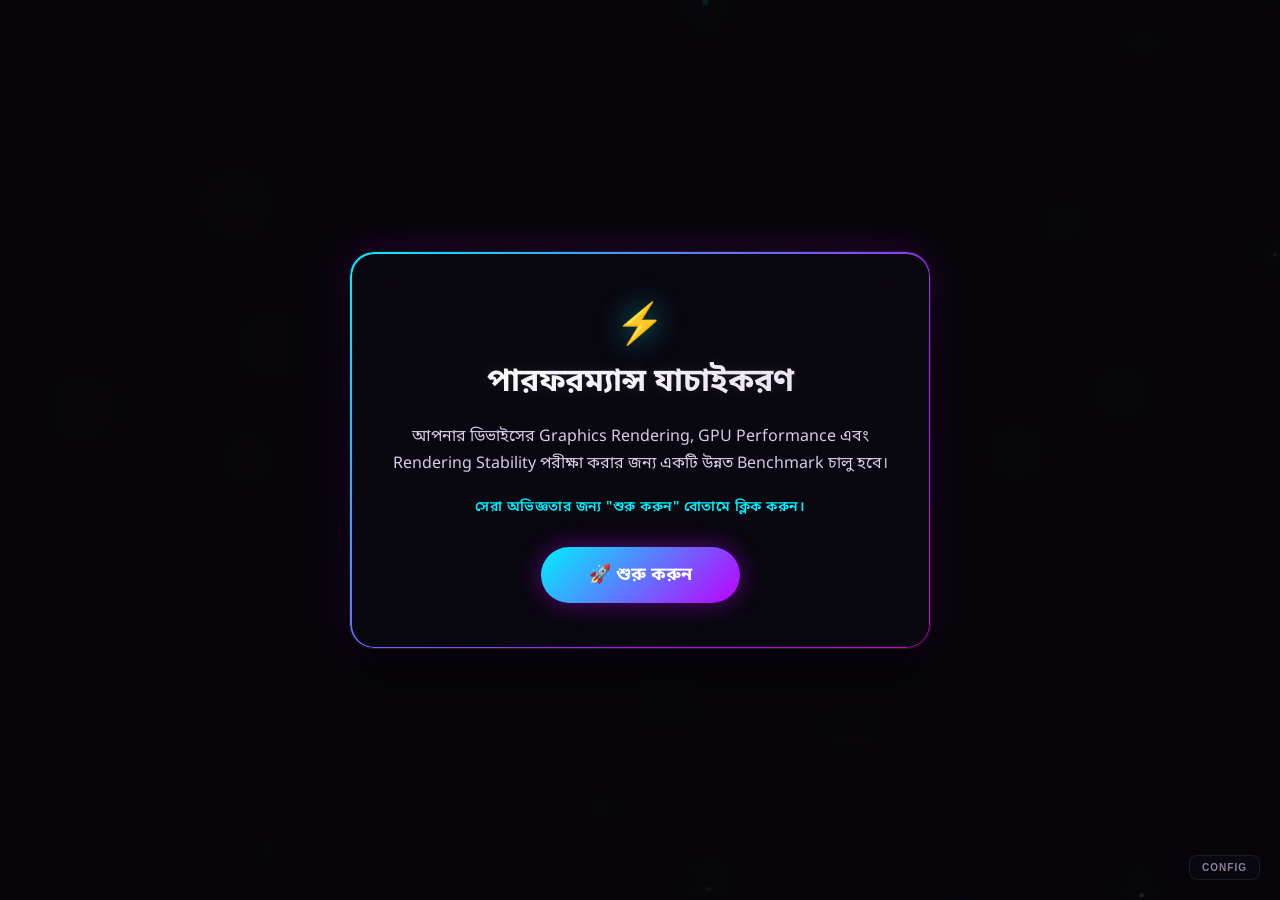
<file: vsbm.html>
<!DOCTYPE html>
<html lang="bn">
<head>
    <meta charset="UTF-8">
    <meta name="viewport" content="width=device-width, initial-scale=1.0, user-scalable=no">
    <title>Monotrix Performance Benchmark</title>
    <style>
        @import url('https://fonts.googleapis.com/css2?family=Noto+Sans+Bengali:wght@400;600;700&family=Outfit:wght@300;400;600;700&display=swap');

        :root {
            --bg-color: #08060a;
            --neon-blue: #00f0ff;
            --neon-purple: #bd00ff;
            --neon-pink: #ff005b;
            --neon-green: #39ff14;
            --glass-bg: rgba(13, 10, 20, 0.65);
            --glass-border: rgba(255, 255, 255, 0.08);
        }

        body, html {
            margin: 0;
            padding: 0;
            width: 100%;
            height: 100%;
            overflow: hidden;
            background-color: var(--bg-color);
            font-family: 'Outfit', sans-serif;
            color: #fbf7fe;
            user-select: none;
            -webkit-user-select: none;
        }

        /* 3D WebGL Canvas */
        #c1 {
            position: fixed;
            top: 0;
            left: 0;
            width: 100vw;
            height: 100vh;
            z-index: 1;
            display: block;
        }

        /* 2D Overlay Canvas */
        #c2 {
            position: fixed;
            top: 0;
            left: 0;
            width: 100vw;
            height: 100vh;
            z-index: 2;
            pointer-events: none;
            display: block;
        }

        /* Glassmorphism Overlays */
        .overlay {
            position: fixed;
            top: 0;
            left: 0;
            width: 100%;
            height: 100%;
            z-index: 10;
            display: flex;
            justify-content: center;
            align-items: center;
            background: rgba(8, 6, 10, 0.55);
            backdrop-filter: blur(16px);
            -webkit-backdrop-filter: blur(16px);
            transition: opacity 0.5s ease, transform 0.5s ease;
        }

        .glass-dialog {
            background: var(--glass-bg);
            border: 1px solid var(--glass-border);
            backdrop-filter: blur(25px);
            -webkit-backdrop-filter: blur(25px);
            border-radius: 24px;
            padding: 45px 40px;
            max-width: 500px;
            width: 85%;
            box-shadow: 0 24px 50px rgba(0, 0, 0, 0.75), 
                        inset 0 1px 1px rgba(255, 255, 255, 0.15),
                        0 0 40px rgba(189, 0, 255, 0.2);
            text-align: center;
            position: relative;
            overflow: hidden;
            transform: scale(0.95);
            opacity: 0;
            animation: dialogAppear 0.6s cubic-bezier(0.34, 1.56, 0.64, 1) forwards;
        }

        @keyframes dialogAppear {
            to {
                transform: scale(1);
                opacity: 1;
            }
        }

        /* Dynamic Glowing Neon Border */
        .glass-dialog::before {
            content: '';
            position: absolute;
            top: 0;
            left: 0;
            right: 0;
            bottom: 0;
            border-radius: 24px;
            padding: 1.5px;
            background: linear-gradient(135deg, var(--neon-blue), var(--neon-purple), var(--neon-pink), var(--neon-purple), var(--neon-blue));
            background-size: 300% 300%;
            -webkit-mask: linear-gradient(#fff 0 0) content-box, linear-gradient(#fff 0 0);
            -webkit-mask-composite: xor;
            mask-composite: exclude;
            pointer-events: none;
            animation: borderGlowMove 6s linear infinite;
        }

        @keyframes borderGlowMove {
            0% { background-position: 0% 50%; }
            50% { background-position: 100% 50%; }
            100% { background-position: 0% 50%; }
        }

        /* Dialog Title Icon & Typography */
        .dialog-icon {
            font-size: 40px;
            margin-bottom: 15px;
            animation: pulseGlow 2s ease-in-out infinite alternate;
            filter: drop-shadow(0 0 15px rgba(0, 240, 255, 0.6));
        }

        @keyframes pulseGlow {
            0% { transform: scale(1); filter: drop-shadow(0 0 10px rgba(0, 240, 255, 0.4)); }
            100% { transform: scale(1.08); filter: drop-shadow(0 0 25px rgba(189, 0, 255, 0.8)); }
        }

        .bengali-title {
            font-family: 'Noto Sans Bengali', sans-serif;
            font-size: 32px;
            font-weight: 700;
            margin: 0 0 20px 0;
            background: linear-gradient(135deg, #ffffff 0%, #e6def0 100%);
            -webkit-background-clip: text;
            -webkit-text-fill-color: transparent;
            text-shadow: 0 0 15px rgba(255, 255, 255, 0.1);
        }

        .bengali-desc {
            font-family: 'Noto Sans Bengali', sans-serif;
            font-size: 16px;
            line-height: 1.7;
            color: #d8cde3;
            margin: 0 0 20px 0;
            font-weight: 400;
        }

        .bengali-subdesc {
            font-family: 'Noto Sans Bengali', sans-serif;
            font-size: 14px;
            color: var(--neon-blue);
            font-weight: 600;
            margin: 0 0 30px 0;
            letter-spacing: 0.5px;
        }

        /* Start Button with Sweep and Glare */
        .start-btn {
            background: linear-gradient(135deg, var(--neon-blue) 0%, var(--neon-purple) 100%);
            border: none;
            color: white;
            padding: 16px 48px;
            font-size: 18px;
            font-weight: 700;
            border-radius: 30px;
            cursor: pointer;
            position: relative;
            overflow: hidden;
            transition: all 0.3s cubic-bezier(0.4, 0, 0.2, 1);
            box-shadow: 0 0 25px rgba(189, 0, 255, 0.45);
        }

        .start-btn span {
            position: relative;
            z-index: 2;
            font-family: 'Noto Sans Bengali', sans-serif;
        }

        .start-btn::before {
            content: '';
            position: absolute;
            top: 0;
            left: -100%;
            width: 100%;
            height: 100%;
            background: linear-gradient(90deg, transparent, rgba(255, 255, 255, 0.4), transparent);
            transition: all 0.6s ease;
            z-index: 1;
        }

        .start-btn:hover {
            transform: translateY(-3px) scale(1.03);
            box-shadow: 0 0 35px rgba(0, 240, 255, 0.7), 0 0 20px rgba(189, 0, 255, 0.7);
        }

        .start-btn:hover::before {
            left: 100%;
        }

        .start-btn:active {
            transform: translateY(1px) scale(0.97);
        }

        /* Loading Screen styles */
        .loading-container {
            max-width: 500px;
            width: 90%;
            text-align: center;
        }

        .glitch-text {
            font-size: 38px;
            font-weight: 800;
            letter-spacing: 6px;
            color: white;
            text-shadow: 0 0 10px rgba(0, 240, 255, 0.5);
            margin-bottom: 10px;
            font-family: 'Outfit', sans-serif;
            text-transform: uppercase;
        }

        .loading-status {
            font-size: 12px;
            color: var(--neon-purple);
            letter-spacing: 2px;
            font-weight: 700;
            margin-bottom: 25px;
            text-transform: uppercase;
        }

        .progress-bar-container {
            width: 100%;
            height: 6px;
            background: rgba(255, 255, 255, 0.05);
            border-radius: 3px;
            overflow: hidden;
            margin-bottom: 25px;
            position: relative;
        }

        .progress-bar {
            height: 100%;
            width: 0%;
            background: linear-gradient(90deg, var(--neon-blue), var(--neon-purple));
            box-shadow: 0 0 10px var(--neon-blue);
            border-radius: 3px;
        }

        .mock-console {
            background: rgba(0, 0, 0, 0.5);
            border: 1px solid rgba(255, 255, 255, 0.04);
            border-radius: 12px;
            padding: 16px 20px;
            text-align: left;
            font-family: 'Courier New', Courier, monospace;
            font-size: 11px;
            color: rgba(255, 255, 255, 0.45);
            height: 100px;
            overflow-y: hidden;
            line-height: 1.6;
        }

        .mock-line {
            margin: 0;
            opacity: 0;
            animation: fadeInLine 0.2s forwards;
        }

        @keyframes fadeInLine {
            to { opacity: 1; }
        }

        /* Real-Time Stats HUD */
        .hud-overlay {
            position: fixed;
            top: 24px;
            left: 24px;
            right: 24px;
            z-index: 10;
            pointer-events: none;
            display: flex;
            flex-direction: column;
            gap: 16px;
            opacity: 0;
            transition: opacity 0.5s ease;
        }

        .hud-header {
            display: flex;
            justify-content: space-between;
            align-items: center;
            background: rgba(13, 10, 20, 0.7);
            border: 1px solid var(--glass-border);
            backdrop-filter: blur(15px);
            -webkit-backdrop-filter: blur(15px);
            border-radius: 16px;
            padding: 12px 24px;
        }

        .hud-title {
            font-weight: 700;
            font-size: 13px;
            color: #fff;
            letter-spacing: 2px;
        }

        .hud-phase {
            font-weight: 700;
            font-size: 12px;
            color: var(--neon-blue);
            letter-spacing: 1px;
        }

        .hud-stats-container {
            display: grid;
            grid-template-columns: repeat(4, 1fr);
            gap: 16px;
        }

        .hud-stat-box {
            background: rgba(13, 10, 20, 0.7);
            border: 1px solid var(--glass-border);
            backdrop-filter: blur(15px);
            -webkit-backdrop-filter: blur(15px);
            border-radius: 16px;
            padding: 16px;
            text-align: center;
        }

        .stat-label {
            font-size: 10px;
            color: #8c829c;
            margin-bottom: 6px;
            letter-spacing: 1.5px;
            text-transform: uppercase;
        }

        .stat-val {
            font-size: 26px;
            font-weight: 700;
            letter-spacing: 0.5px;
        }

        .hud-status-log {
            background: rgba(13, 10, 20, 0.5);
            border: 1px solid rgba(255, 255, 255, 0.03);
            border-radius: 12px;
            padding: 12px 18px;
            font-family: 'Courier New', Courier, monospace;
            font-size: 11px;
            color: rgba(255, 255, 255, 0.35);
            height: 48px;
            overflow: hidden;
            max-width: 320px;
        }

        @media (max-width: 600px) {
            .hud-stats-container {
                grid-template-columns: repeat(2, 1fr);
                gap: 10px;
            }
            .hud-header {
                flex-direction: column;
                align-items: flex-start;
                gap: 8px;
            }
        }

        /* Results Screen Overlays */
        .results-card {
            max-width: 620px;
            width: 90%;
            padding: 35px 40px;
        }

        .results-header {
            display: flex;
            justify-content: space-between;
            align-items: center;
            margin-bottom: 25px;
            border-bottom: 1px solid rgba(255, 255, 255, 0.08);
            padding-bottom: 15px;
        }

        .results-title {
            font-size: 24px;
            font-weight: 700;
            letter-spacing: 1.5px;
            margin: 0;
        }

        .grade-badge {
            background: linear-gradient(135deg, var(--neon-pink) 0%, var(--neon-purple) 100%);
            color: white;
            font-size: 32px;
            font-weight: 800;
            width: 68px;
            height: 68px;
            border-radius: 50%;
            display: flex;
            justify-content: center;
            align-items: center;
            box-shadow: 0 0 25px rgba(255, 0, 91, 0.5);
        }

        .results-grid {
            display: grid;
            grid-template-columns: repeat(3, 1fr);
            gap: 16px;
            margin-bottom: 24px;
        }

        .result-item {
            background: rgba(0, 0, 0, 0.2);
            border: 1px solid rgba(255, 255, 255, 0.03);
            border-radius: 14px;
            padding: 14px;
            display: flex;
            flex-direction: column;
            align-items: center;
        }

        .res-label {
            font-size: 10px;
            color: #8c829c;
            margin-bottom: 4px;
            text-transform: uppercase;
            letter-spacing: 1px;
        }

        .res-val {
            font-size: 20px;
            font-weight: 700;
        }

        .chart-container {
            background: rgba(0, 0, 0, 0.35);
            border: 1px solid rgba(255, 255, 255, 0.05);
            border-radius: 16px;
            padding: 16px;
            margin-bottom: 28px;
            height: 160px;
            position: relative;
        }

        #fpsChart {
            width: 100%;
            height: 100%;
        }

        .results-actions {
            display: flex;
            gap: 16px;
            justify-content: center;
        }

        .action-btn {
            border: none;
            color: white;
            padding: 14px 28px;
            font-size: 15px;
            font-weight: 600;
            border-radius: 30px;
            cursor: pointer;
            display: flex;
            align-items: center;
            gap: 8px;
            transition: all 0.3s ease;
        }

        .run-again {
            background: rgba(255, 255, 255, 0.05);
            border: 1px solid rgba(255, 255, 255, 0.1);
        }

        .run-again:hover {
            background: rgba(255, 255, 255, 0.12);
            transform: translateY(-2px);
        }

        .download-results {
            background: linear-gradient(135deg, var(--neon-blue) 0%, var(--neon-purple) 100%);
            box-shadow: 0 0 15px rgba(0, 240, 255, 0.3);
        }

        .download-results:hover {
            box-shadow: 0 0 25px rgba(0, 240, 255, 0.55);
            transform: translateY(-2px);
        }

        @media (max-width: 600px) {
            .results-grid {
                grid-template-columns: repeat(2, 1fr);
                gap: 10px;
            }
            .results-actions {
                flex-direction: column;
                gap: 12px;
            }
            .action-btn {
                width: 100%;
                justify-content: center;
            }
        }

        /* Original Config panel (hidden, styled Cyberpunk) */
        #btn {
            position: fixed;
            right: 20px;
            bottom: 20px;
            z-index: 100;
            background: rgba(13, 10, 20, 0.6);
            border: 1px solid var(--glass-border);
            color: #8c829c;
            border-radius: 8px;
            padding: 6px 12px;
            font-size: 10px;
            cursor: pointer;
            backdrop-filter: blur(5px);
            transition: all 0.3s ease;
            font-weight: 600;
            letter-spacing: 1px;
        }

        #btn:hover {
            color: var(--neon-blue);
            border-color: var(--neon-blue);
            box-shadow: 0 0 10px rgba(0, 240, 255, 0.2);
        }

        #config {
            position: fixed;
            right: 20px;
            bottom: 54px;
            z-index: 100;
            background: var(--glass-bg);
            border: 1px solid var(--glass-border);
            backdrop-filter: blur(15px);
            border-radius: 12px;
            padding: 16px;
            width: 280px;
            box-shadow: 0 10px 25px rgba(0,0,0,0.5);
            display: none;
        }

        #config textarea {
            width: 100%;
            height: 120px;
            background: rgba(0,0,0,0.5);
            border: 1px solid rgba(255, 255, 255, 0.06);
            border-radius: 6px;
            color: var(--neon-green);
            font-family: monospace;
            font-size: 11px;
            padding: 8px;
            box-sizing: border-box;
            resize: vertical;
        }

        #config button {
            background: rgba(255,255,255,0.05);
            border: 1px solid rgba(255,255,255,0.1);
            color: white;
            padding: 6px 12px;
            border-radius: 4px;
            font-size: 11px;
            cursor: pointer;
            margin-right: 8px;
            margin-top: 10px;
            transition: all 0.2s ease;
        }

        #config button:hover {
            background: rgba(255,255,255,0.1);
        }

        #apply {
            border-color: var(--neon-green) !important;
            color: var(--neon-green) !important;
        }
    </style>
</head>
<body>

    <!-- 3D Raymarched WebGL Canvas -->
    <canvas id="c1"></canvas>
    
    <!-- 2D Overlays Canvas (particles, titles) -->
    <canvas id="c2"></canvas>

    <!-- STEP 1 - Premium Bengali Startup Dialog -->
    <div class="overlay" id="startupOverlay">
        <div class="glass-dialog">
            <div class="dialog-icon">⚡</div>
            <h1 class="bengali-title">পারফরম্যান্স যাচাইকরণ</h1>
            <p class="bengali-desc">
                আপনার ডিভাইসের Graphics Rendering, GPU Performance এবং Rendering Stability পরীক্ষা করার জন্য একটি উন্নত Benchmark চালু হবে।
            </p>
            <p class="bengali-subdesc">
                সেরা অভিজ্ঞতার জন্য "শুরু করুন" বোতামে ক্লিক করুন।
            </p>
            <button class="start-btn" id="startBtn">
                <span>🚀 শুরু করুন</span>
            </button>
        </div>
    </div>

    <!-- STEP 2 - Loading Transition Overlay -->
    <div class="overlay" id="loadingOverlay" style="display: none; opacity: 0;">
        <div class="loading-container">
            <div class="glitch-text">MONOTRIX GRAPHICS</div>
            <div class="loading-status" id="loadingStatus">Initializing stress pipelines...</div>
            <div class="progress-bar-container">
                <div class="progress-bar" id="progressBar"></div>
            </div>
            <div class="mock-console" id="mockConsole"></div>
        </div>
    </div>

    <!-- Live Stats HUD Overlay -->
    <div class="hud-overlay" id="hudOverlay">
        <div class="hud-header">
            <div class="hud-title">⚡ MONOTRIX CORE STRESS DETECTOR</div>
            <div class="hud-phase" id="hudPhase">PHASE 1: LOGO REVEAL & SYSTEM INITIALIZATION</div>
        </div>
        <div class="hud-stats-container">
            <div class="hud-stat-box">
                <div class="stat-label">FPS</div>
                <div class="stat-val neon-blue" id="hudFps">--</div>
            </div>
            <div class="hud-stat-box">
                <div class="stat-label">Avg FPS</div>
                <div class="stat-val neon-purple" id="hudAvgFps">--</div>
            </div>
            <div class="hud-stat-box">
                <div class="stat-label">Frame Time</div>
                <div class="stat-val neon-pink" id="hudFrameTime">-- ms</div>
            </div>
            <div class="hud-stat-box">
                <div class="stat-label">Benchmark Score</div>
                <div class="stat-val neon-green" id="hudScore">0</div>
            </div>
        </div>
        <div class="hud-status-log" id="hudLog"></div>
    </div>

    <!-- Final Cinematic Results Overlay -->
    <div class="overlay" id="resultsOverlay" style="display: none; opacity: 0;">
        <div class="glass-dialog results-card">
            <div class="results-header">
                <h1 class="results-title">BENCHMARK COMPLETE</h1>
                <div class="grade-badge" id="resGrade">A</div>
            </div>
            <div class="results-grid">
                <div class="result-item">
                    <span class="res-label">Overall Score</span>
                    <span class="res-val neon-green" id="resOverallScore">0</span>
                </div>
                <div class="result-item">
                    <span class="res-label">Graphics Score</span>
                    <span class="res-val neon-blue" id="resGraphicsScore">0</span>
                </div>
                <div class="result-item">
                    <span class="res-label">Shader Score</span>
                    <span class="res-val neon-purple" id="resShaderScore">0</span>
                </div>
                <div class="result-item">
                    <span class="res-label">Average FPS</span>
                    <span class="res-val" id="resAvgFps">0</span>
                </div>
                <div class="result-item">
                    <span class="res-label">Minimum FPS</span>
                    <span class="res-val" id="resMinFps">0</span>
                </div>
                <div class="result-item">
                    <span class="res-label">Maximum FPS</span>
                    <span class="res-val" id="resMaxFps">0</span>
                </div>
            </div>
            
            <div class="chart-container">
                <canvas id="fpsChart"></canvas>
            </div>
            
            <div class="results-actions">
                <button class="action-btn run-again" id="runAgainBtn">
                    <span>🔄 Run Again</span>
                </button>
                <button class="action-btn download-results" id="downloadBtn">
                    <span>💾 Download Results</span>
                </button>
            </div>
        </div>
    </div>

    <!-- Original Hidden Config Panel -->
    <button id="btn">CONFIG</button>
    <div id="config">
        <textarea id="kernel" cols="30" rows="10"></textarea>
        <br />
        <button id="apply">APPLY</button>
        <button id="cancle">CANCLE</button>
    </div>

    <script>
        // State Constants
        const STATE_IDLE = 0;
        const STATE_LOADING = 1;
        const STATE_BENCHMARK = 2;
        const STATE_RESULTS = 3;

        let currentState = STATE_IDLE;
        let benchmarkStartTime = 0;
        let lastFrameTime = 0;
        let framesThisSecond = 0;
        let lastFpsUpdate = 0;
        
        // Stats
        let fpsHistory = [];
        let instantFps = 60;
        let averageFps = 0;
        let minFps = 9999;
        let maxFps = 0;
        let frameTime = 16.6;
        let benchmarkScore = 0;
        let totalFramesRendered = 0;
        
        let ph1FpsSum = 0, ph1Frames = 0;
        let ph2FpsSum = 0, ph2Frames = 0;
        let ph3FpsSum = 0, ph3Frames = 0;
        let ph4FpsSum = 0, ph4Frames = 0;

        // WebGL Globals
        let canvas, gl;
        let shaderProgram;
        let vertshader, fragshader;
        let glposition, glright, glforward, glup, glorigin, glx, gly, gllen;
        
        // Uniforms for new Cyberpunk features
        let uTimeLoc, uComplexityLoc, uFogLoc, uGlowLoc, uColorShiftLoc;
        
        // Shader parameters
        let currentComplexity = 0.25;
        let currentFog = 0.1;
        let currentGlow = 0.5;
        let currentColorShift = 0.0;

        // Camera settings
        let len = 3.5;
        let ang1 = 2.8;
        let ang2 = 0.4;
        let cenx = 0.0;
        let ceny = 0.0;
        let cenz = 0.0;

        // Audio Object
        let bgAudio = new Audio('audio/prank.mp3');
        bgAudio.loop = true;

        // Floating particles on Overlay Canvas (c2)
        const canvas2 = document.getElementById('c2');
        const ctx2 = canvas2.getContext('2d');
        let particles = [];
        
        // Original Mandelbox fractal Kernel code
        let KERNEL = "float kernal(vec3 ver){\n" +
            "   vec3 a;\n" +
            "float b,c,d,e;\n" +
            "   a=ver;\n" +
            "   for(int i=0;i<5;i++){\n" +
            "       b=length(a);\n" +
            "       c=atan(a.y,a.x)*8.0;\n" +
            "       e=1.0/b;\n" +
            "       d=acos(a.z/b)*8.0;\n" +
            "       b=pow(b,8.0);\n" +
            "       a=vec3(b*sin(d)*cos(c),b*sin(d)*sin(c),b*cos(d))+ver;\n" +
            "       if(b>6.0){\n" +
            "           break;\n" +
            "       }\n" +
            "   }" +
            "   return 4.0-a.x*a.x-a.y*a.y-a.z*a.z;" +
            "}";

        const VSHADER_SOURCE =
            "#version 100 \n" +
            "precision highp float;\n" +
            "attribute vec4 position;" +
            "varying vec3 dir, localdir;" +
            "uniform vec3 right, forward, up, origin;" +
            "uniform float x,y;" +
            "void main() {" +
            "   gl_Position = position; " +
            "   dir = forward + right * position.x*x + up * position.y*y;" +
            "   localdir.x = position.x*x;" +
            "   localdir.y = position.y*y;" +
            "   localdir.z = -1.0;" +
            "} ";

        // Modernized Fragment Shader with Volumetric Fog, Fresnel Neon Glows, and Cosmic nebulae background
        const FSHADER_SOURCE =
            "#version 100 \n" +
            "#define PI 3.14159265358979324\n" +
            "#define M_L 0.3819660113\n" +
            "#define M_R 0.6180339887\n" +
            "#define MAXR 8\n" +
            "#define SOLVER 8\n" +
            "precision highp float;\n" +
            
            "float kernal(vec3 ver);\n" +
            
            "uniform vec3 right, forward, up, origin;\n" +
            "varying vec3 dir, localdir;\n" +
            "uniform float len;\n" +
            
            // New dynamic uniforms
            "uniform float u_time;\n" +
            "uniform float u_complexity;\n" +
            "uniform float u_fog;\n" +
            "uniform float u_glow;\n" +
            "uniform float u_color_shift;\n" +
            
            "vec3 ver;\n" +
            "int sign;\n" +
            "float v, v1, v2;\n" +
            "float r1, r2, r3, r4, m1, m2, m3, m4;\n" +
            "vec3 n, reflect;\n" +
            "const float step = 0.002;\n" +
            "vec3 color;\n" +
            
            "void main() {\n" +
            "   color.r=0.0;\n" +
            "   color.g=0.0;\n" +
            "   color.b=0.0;\n" +
            "   sign=0;\n" +
            "   v1 = kernal(origin + dir * (step*len));\n" +
            "   v2 = kernal(origin);\n" +
            
            // Scaled loop steps base on u_complexity (Early loop breaks reduce workload dynamically)
            "   float maxK = 15.0 + u_complexity * 985.0;\n" +
            "   for (int k = 2; k < 1002; k++) {\n" +
            "      if (float(k) > maxK) break;\n" +
            
            "      ver = origin + dir * (step*len*float(k));\n" +
            "      v = kernal(ver);\n" +
            "      if (v > 0.0 && v1 < 0.0) {\n" +
            "         r1 = step * len*float(k - 1);\n" +
            "         r2 = step * len*float(k);\n" +
            "         m1 = kernal(origin + dir * r1);\n" +
            "         m2 = kernal(origin + dir * r2);\n" +
            "         for (int l = 0; l < SOLVER; l++) {\n" +
            "            r3 = r1 * 0.5 + r2 * 0.5;\n" +
            "            m3 = kernal(origin + dir * r3);\n" +
            "            if (m3 > 0.0) {\n" +
            "               r2 = r3;\n" +
            "               m2 = m3;\n" +
            "            }\n" +
            "            else {\n" +
            "               r1 = r3;\n" +
            "               m1 = m3;\n" +
            "            }\n" +
            "         }\n" +
            "         if (r3 < 2.0 * len) {\n" +
            "               sign=1;\n" +
            "            break;\n" +
            "         }\n" +
            "      }\n" +
            "      if (v < v1&&v1>v2&&v1 < 0.0 && (v1*2.0 > v || v1 * 2.0 > v2)) {\n" +
            "         r1 = step * len*float(k - 2);\n" +
            "         r2 = step * len*(float(k) - 2.0 + 2.0*M_L);\n" +
            "         r3 = step * len*(float(k) - 2.0 + 2.0*M_R);\n" +
            "         r4 = step * len*float(k);\n" +
            "         m2 = kernal(origin + dir * r2);\n" +
            "         m3 = kernal(origin + dir * r3);\n" +
            "         for (int l = 0; l < MAXR; l++) {\n" +
            "            if (m2 > m3) {\n" +
            "               r4 = r3;\n" +
            "               r3 = r2;\n" +
            "               r2 = r4 * M_L + r1 * M_R;\n" +
            "               m3 = m2;\n" +
            "               m2 = kernal(origin + dir * r2);\n" +
            "            }\n" +
            "            else {\n" +
            "               r1 = r2;\n" +
            "               r2 = r3;\n" +
            "               r3 = r4 * M_R + r1 * M_L;\n" +
            "               m2 = m3;\n" +
            "               m3 = kernal(origin + dir * r3);\n" +
            "            }\n" +
            "         }\n" +
            "         if (m2 > 0.0) {\n" +
            "            r1 = step * len*float(k - 2);\n" +
            "            r2 = r2;\n" +
            "            m1 = kernal(origin + dir * r1);\n" +
            "            m2 = kernal(origin + dir * r2);\n" +
            "            for (int l = 0; l < SOLVER; l++) {\n" +
            "               r3 = r1 * 0.5 + r2 * 0.5;\n" +
            "               m3 = kernal(origin + dir * r3);\n" +
            "               if (m3 > 0.0) {\n" +
            "                  r2 = r3;\n" +
            "                  m2 = m3;\n" +
            "               }\n" +
            "               else {\n" +
            "                  r1 = r3;\n" +
            "                  m1 = m3;\n" +
            "               }\n" +
            "            }\n" +
            "            if (r3 < 2.0 * len&&r3> step*len) {\n" +
            "                   sign=1;\n" +
            "               break;\n" +
            "            }\n" +
            "         }\n" +
            "         else if (m3 > 0.0) {\n" +
            "            r1 = step * len*float(k - 2);\n" +
            "            r2 = r3;\n" +
            "            m1 = kernal(origin + dir * r1);\n" +
            "            m2 = kernal(origin + dir * r2);\n" +
            "            for (int l = 0; l < SOLVER; l++) {\n" +
            "               r3 = r1 * 0.5 + r2 * 0.5;\n" +
            "               m3 = kernal(origin + dir * r3);\n" +
            "               if (m3 > 0.0) {\n" +
            "                  r2 = r3;\n" +
            "                  m2 = m3;\n" +
            "               }\n" +
            "               else {\n" +
            "                  r1 = r3;\n" +
            "                  m1 = m3;\n" +
            "               }\n" +
            "            }\n" +
            "            if (r3 < 2.0 * len&&r3> step*len) {\n" +
            "                   sign=1;\n" +
            "               break;\n" +
            "            }\n" +
            "         }\n" +
            "      }\n" +
            "      v2 = v1;\n" +
            "      v1 = v;\n" +
            "   }\n" +
            
            // Pixel Shading
            "   if (sign==1) {\n" +
            "      ver = origin + dir*r3;\n" +
            "      float rayDist = r3;\n" +
            "      r1=ver.x*ver.x+ver.y*ver.y+ver.z*ver.z;\n" +
            
            "      n.x = kernal(ver - right * (rayDist*0.00025)) - kernal(ver + right * (rayDist*0.00025));\n" +
            "      n.y = kernal(ver - up * (rayDist*0.00025)) - kernal(ver + up * (rayDist*0.00025));\n" +
            "      n.z = kernal(ver + forward * (rayDist*0.00025)) - kernal(ver - forward * (rayDist*0.00025));\n" +
            
            "      r3 = n.x*n.x+n.y*n.y+n.z*n.z;\n" +
            "      n = n * (1.0 / sqrt(r3));\n" +
            "      ver = localdir;\n" +
            "      r3 = ver.x*ver.x+ver.y*ver.y+ver.z*ver.z;\n" +
            "      ver = ver * (1.0 / sqrt(r3));\n" +
            "      reflect = n * (-2.0*dot(ver, n)) + ver;\n" +
            "      r3 = reflect.x*0.276+reflect.y*0.920+reflect.z*0.276;\n" +
            "      r4 = n.x*0.276+n.y*0.920+n.z*0.276;\n" +
            "      r3 = max(0.0,r3);\n" +
            "      r3 = r3 * r3*r3*r3;\n" +
            "      float lighting = r3 * 0.45 + r4 * 0.25 + 0.3;\n" +
            
            // Cyberpunk color palettes
            "      vec3 neonBlue = vec3(0.0, 0.55, 1.0);\n" +
            "      vec3 neonPurple = vec3(0.68, 0.0, 1.0);\n" +
            "      vec3 neonPink = vec3(1.0, 0.0, 0.45);\n" +
            
            "      float colorVal = sin(r1 * 4.5 + u_time * 2.0 + u_color_shift * 3.1) * 0.5 + 0.5;\n" +
            "      vec3 baseCol = mix(neonBlue, neonPurple, colorVal);\n" +
            
            "      if (u_complexity > 0.55) {\n" +
            "         baseCol = mix(baseCol, neonPink, cos(r1 * 2.5 - u_time) * 0.3 + 0.3);\n" +
            "      }\n" +
            
            // Fresnel edges glow
            "      float fresnel = 1.0 - max(0.0, dot(n, -ver));\n" +
            "      fresnel = pow(fresnel, 4.0) * u_glow * 1.5;\n" +
            "      color = baseCol * lighting + vec3(fresnel) * neonPink;\n" +
            
            // Volumetric Fog
            "      float fogFactor = 1.0 - exp(-rayDist * 0.22 * u_fog);\n" +
            "      vec3 fogCol = mix(vec3(0.03, 0.015, 0.06), vec3(0.08, 0.0, 0.12), sin(u_time * 0.1) * 0.5 + 0.5);\n" +
            "      color = mix(color, fogCol, fogFactor);\n" +
            "   }\n" +
            
            "   else {\n" +
            // Cosmic Space Background with neon scan-grid lines
            "      vec3 spaceBg = vec3(0.015, 0.01, 0.025);\n" +
            
            "      float g1 = sin(dir.x * 2.5 + u_time * 0.1) * cos(dir.y * 2.5 - u_time * 0.15);\n" +
            "      float g2 = cos(dir.z * 3.5 - u_time * 0.2) * sin(dir.y * 1.8 + u_time * 0.1);\n" +
            "      vec3 nebula = vec3(0.35, 0.0, 0.55) * max(0.0, g1) + vec3(0.0, 0.25, 0.5) * max(0.0, g2);\n" +
            
            // Subtle neon scanning grid lines in deep space background
            "      float gridX = step(0.988, sin(dir.x * 24.0 + dir.z * 6.0));\n" +
            "      float gridY = step(0.988, sin(dir.y * 24.0 + dir.z * 6.0));\n" +
            "      vec3 gridLine = vec3(0.0, 0.35, 0.55) * (gridX + gridY) * 0.12;\n" +
            
            "      color = spaceBg + nebula * 0.2 + gridLine;\n" +
            "   }\n" +
            "   gl_FragColor = vec4(color.x, color.y, color.z, 1.0);\n" +
            "}";

        // Handle Resizing
        function handleResize() {
            const width = window.innerWidth;
            const height = window.innerHeight;
            
            canvas.width = width;
            canvas.height = height;
            
            canvas2.width = width;
            canvas2.height = height;
            
            if (gl) {
                gl.viewport(0, 0, width, height);
            }
            
            // Re-render chart if open
            if (currentState === STATE_RESULTS) {
                drawFpsChart(fpsHistory);
            }
        }

        // Request Fullscreen
        function goFullscreen() {
            const element = document.documentElement;
            if (element.requestFullscreen) {
                element.requestFullscreen();
            } else if (element.mozRequestFullScreen) {
                element.mozRequestFullScreen();
            } else if (element.webkitRequestFullscreen) {
                element.webkitRequestFullscreen();
            } else if (element.msRequestFullscreen) {
                element.msRequestFullscreen();
            }
        }

        // Initialize 2D canvas particle array
        function initParticles() {
            particles = [];
            const count = Math.min(60, Math.floor(window.innerWidth / 20));
            for (let i = 0; i < count; i++) {
                particles.push({
                    x: Math.random() * window.innerWidth,
                    y: Math.random() * window.innerHeight,
                    vx: (Math.random() - 0.5) * 1.2,
                    vy: (Math.random() - 0.5) * 1.2,
                    size: Math.random() * 2.5 + 0.8,
                    r: Math.random() > 0.5 ? 0 : 189,
                    g: Math.random() > 0.5 ? 240 : 0,
                    b: Math.random() > 0.5 ? 255 : 255,
                    alpha: Math.random() * 0.45 + 0.15
                });
            }
        }

        // Draw overlay 2D particles
        function updateAndDrawParticles() {
            ctx2.clearRect(0, 0, canvas2.width, canvas2.height);
            
            // Draw scanning lines/CRT scan lines overlay
            ctx2.fillStyle = 'rgba(255, 255, 255, 0.007)';
            for (let y = 0; y < canvas2.height; y += 4) {
                ctx2.fillRect(0, y, canvas2.width, 1);
            }
            
            // Draw particles
            for (let i = 0; i < particles.length; i++) {
                let p = particles[i];
                p.x += p.vx;
                p.y += p.vy;
                
                // Wrap around edges
                if (p.x < 0) p.x = canvas2.width;
                if (p.x > canvas2.width) p.x = 0;
                if (p.y < 0) p.y = canvas2.height;
                if (p.y > canvas2.height) p.y = 0;
                
                ctx2.fillStyle = `rgba(${p.r}, ${p.g}, ${p.b}, ${p.alpha})`;
                ctx2.beginPath();
                ctx2.arc(p.x, p.y, p.size, 0, Math.PI * 2);
                ctx2.fill();
            }

            // Cinematic Intro Phase Logo Reveal (Phase 1, 0-10s)
            if (currentState === STATE_BENCHMARK) {
                const elapsed = (performance.now() - benchmarkStartTime) / 1000.0;
                if (elapsed < 8.0) {
                    ctx2.save();
                    
                    // Logo Fade-out over time
                    let opacity = 1.0;
                    if (elapsed > 5.0) {
                        opacity = 1.0 - (elapsed - 5.0) / 3.0;
                    }
                    
                    ctx2.globalAlpha = Math.max(0, opacity);
                    
                    // Neon glowing setup
                    ctx2.shadowColor = 'rgba(189, 0, 255, 0.7)';
                    ctx2.shadowBlur = 20;
                    
                    // Glitch title text effect
                    ctx2.fillStyle = '#ffffff';
                    ctx2.font = 'bold 36px Outfit';
                    ctx2.textAlign = 'center';
                    ctx2.textBaseline = 'middle';
                    
                    let titleStr = "MONOTRIX RENDERING CORE";
                    // 3% chance to glitch text
                    if (elapsed < 4.0 && Math.random() > 0.96) {
                        titleStr = "M0N0TR1X R3ND3R1NG C0R3";
                        ctx2.fillStyle = '#00f0ff';
                    }
                    
                    ctx2.fillText(titleStr, canvas2.width / 2, canvas2.height / 2 - 15);
                    
                    ctx2.shadowColor = 'rgba(0, 240, 255, 0.6)';
                    ctx2.shadowBlur = 10;
                    ctx2.fillStyle = '#00f0ff';
                    ctx2.font = '600 12px Outfit';
                    ctx2.fillText("GPU GRAPHICS BENCHMARK • SYSTEM STRESS TEST", canvas2.width / 2, canvas2.height / 2 + 25);
                    
                    ctx2.restore();
                }
                
                // Fade out effect at the end of the benchmark (58s to 60s)
                if (elapsed >= 58.0) {
                    let fadeOpacity = (elapsed - 58.0) / 2.0;
                    ctx2.fillStyle = `rgba(8, 6, 10, ${Math.min(1.0, fadeOpacity)})`;
                    ctx2.fillRect(0, 0, canvas2.width, canvas2.height);
                }
            }
        }

        // Initialize WebGL Context and compile shaders
        function initWebGL() {
            canvas = document.getElementById('c1');
            gl = canvas.getContext('webgl', { antialias: false, powerPreference: "high-performance" });
            
            if (!gl) {
                console.error("WebGL 1.0 not supported!");
                return;
            }

            vertshader = gl.createShader(gl.VERTEX_SHADER);
            fragshader = gl.createShader(gl.FRAGMENT_SHADER);
            shaderProgram = gl.createProgram();
            
            gl.shaderSource(vertshader, VSHADER_SOURCE);
            gl.compileShader(vertshader);
            
            gl.shaderSource(fragshader, FSHADER_SOURCE + KERNEL);
            gl.compileShader(fragshader);
            
            gl.attachShader(shaderProgram, vertshader);
            gl.attachShader(shaderProgram, fragshader);
            gl.linkProgram(shaderProgram);
            gl.useProgram(shaderProgram);
            
            if (!gl.getProgramParameter(shaderProgram, gl.LINK_STATUS)) {
                let infov = gl.getShaderInfoLog(vertshader);
                let infof = gl.getShaderInfoLog(fragshader);
                let info = gl.getProgramInfoLog(shaderProgram);
                throw 'WebGL compilation failed: \n\n' + infov + infof + info;
            }
            
            // Get locations
            glposition = gl.getAttribLocation(shaderProgram, 'position');
            glright = gl.getUniformLocation(shaderProgram, 'right');
            glforward = gl.getUniformLocation(shaderProgram, 'forward');
            glup = gl.getUniformLocation(shaderProgram, 'up');
            glorigin = gl.getUniformLocation(shaderProgram, 'origin');
            glx = gl.getUniformLocation(shaderProgram, 'x');
            gly = gl.getUniformLocation(shaderProgram, 'y');
            gllen = gl.getUniformLocation(shaderProgram, 'len');
            
            // Get Cyberpunk new features uniforms locations
            uTimeLoc = gl.getUniformLocation(shaderProgram, 'u_time');
            uComplexityLoc = gl.getUniformLocation(shaderProgram, 'u_complexity');
            uFogLoc = gl.getUniformLocation(shaderProgram, 'u_fog');
            uGlowLoc = gl.getUniformLocation(shaderProgram, 'u_glow');
            uColorShiftLoc = gl.getUniformLocation(shaderProgram, 'u_color_shift');
            
            let positions = [-1.0, -1.0, 0.0, 1.0, -1.0, 0.0, 1.0, 1.0, 0.0, -1.0, -1.0, 0.0, 1.0, 1.0, 0.0, -1.0, 1.0, 0.0];
            let buffer = gl.createBuffer();
            gl.bindBuffer(gl.ARRAY_BUFFER, buffer);
            gl.bufferData(gl.ARRAY_BUFFER, new Float32Array(positions), gl.STATIC_DRAW);
            gl.vertexAttribPointer(glposition, 3, gl.FLOAT, false, 0, 0);
            gl.enableVertexAttribArray(glposition);
            
            document.getElementById("kernel").value = KERNEL;
            
            handleResize();
        }

        // Draw a single frame of the 3D Raymarching Shader
        function drawWebGLFrame(elapsedTime) {
            if (!gl) return;
            
            let aspect = canvas.width / canvas.height;
            gl.uniform1f(glx, aspect);
            gl.uniform1f(gly, 1.0);
            gl.uniform1f(gllen, len);
            
            // Bind uniforms
            gl.uniform1f(uTimeLoc, elapsedTime);
            gl.uniform1f(uComplexityLoc, currentComplexity);
            gl.uniform1f(uFogLoc, currentFog);
            gl.uniform1f(uGlowLoc, currentGlow);
            gl.uniform1f(uColorShiftLoc, currentColorShift);
            
            gl.uniform3f(glorigin, len * Math.cos(ang1) * Math.cos(ang2) + cenx, len * Math.sin(ang2) + ceny, len * Math.sin(ang1) * Math.cos(ang2) + cenz);
            gl.uniform3f(glright, Math.sin(ang1), 0, -Math.cos(ang1));
            gl.uniform3f(glup, -Math.sin(ang2) * Math.cos(ang1), Math.cos(ang2), -Math.sin(ang2) * Math.sin(ang1));
            gl.uniform3f(glforward, -Math.cos(ang1) * Math.cos(ang2), -Math.sin(ang2), -Math.sin(ang1) * Math.cos(ang2));
            
            gl.drawArrays(gl.TRIANGLES, 0, 6);
            gl.finish();
        }

        // Start mock loading assets transition (Step 2)
        function startLoadingTransition() {
            currentState = STATE_LOADING;
            
            // Display transition screen
            const startup = document.getElementById('startupOverlay');
            const loading = document.getElementById('loadingOverlay');
            
            startup.style.opacity = '0';
            setTimeout(() => {
                startup.style.display = 'none';
                loading.style.display = 'flex';
                loading.offsetHeight; // trigger reflow
                loading.style.opacity = '1';
            }, 500);

            // Mock console text strings
            const mockLogs = [
                "> INITIALIZING PERFORMANCE GRAPHICS ENGINE...",
                "> ATTACHING COMPATIBILITY GRAPHICS CONTEXT...",
                "> COMPILING FRACTAL RAYMARCH KERNEL SHADERS...",
                "> BINDING CONSTANT UNIFORMS & BUFFERS...",
                "> ALLOCATING MEMORY FOR PARTICLE VECTORS...",
                "> CALIBRATING SYSTEM TEMPERATURE READINGS...",
                "> PRE-WARMING GPU PIPELINES AND GEOMETRY...",
                "> MONOTRIX ENGINE WARMED AND READY."
            ];

            let progress = 0;
            const bar = document.getElementById('progressBar');
            const status = document.getElementById('loadingStatus');
            const consoleBox = document.getElementById('mockConsole');
            
            // Compile WebGL shaders in background during loading
            try {
                initWebGL();
            } catch(e) {
                consoleBox.innerHTML += `<div style="color:var(--neon-pink); font-weight:bold;">> ERROR: ${e}</div>`;
                return;
            }

            const interval = setInterval(() => {
                progress += Math.random() * 5 + 2;
                if (progress >= 100) {
                    progress = 100;
                    clearInterval(interval);
                    
                    // Finalize loading transition
                    setTimeout(() => {
                        fadeLoadingToBenchmark();
                    }, 500);
                }
                
                bar.style.width = progress + '%';
                
                // Add console lines proportional to progress
                let logIndex = Math.floor((progress / 100) * mockLogs.length);
                if (logIndex > consoleBox.children.length && logIndex <= mockLogs.length) {
                    for(let i = consoleBox.children.length; i < logIndex; i++) {
                        let div = document.createElement('div');
                        div.className = 'mock-line';
                        div.innerHTML = mockLogs[i];
                        consoleBox.appendChild(div);
                        consoleBox.scrollTop = consoleBox.scrollHeight;
                    }
                    status.innerText = mockLogs[logIndex - 1].substring(2);
                }
            }, 100);
        }

        // Transition Loading Screen out, HUD and Benchmark in
        function fadeLoadingToBenchmark() {
            const loading = document.getElementById('loadingOverlay');
            const hud = document.getElementById('hudOverlay');
            
            loading.style.opacity = '0';
            setTimeout(() => {
                loading.style.display = 'none';
                hud.style.opacity = '1';
                
                // Initialize timer variables
                currentState = STATE_BENCHMARK;
                benchmarkStartTime = performance.now();
                lastFrameTime = performance.now();
                lastFpsUpdate = performance.now();
                fpsHistory = [];
                
                // Trigger animation loop
                requestAnimationFrame(benchmarkLoop);
            }, 500);
        }

        // Core animation frame update loop
        function benchmarkLoop() {
            if (currentState !== STATE_BENCHMARK) return;
            
            const now = performance.now();
            const elapsed = (now - benchmarkStartTime) / 1000.0;
            const delta = now - lastFrameTime;
            lastFrameTime = now;
            
            frameTime = delta;
            totalFramesRendered++;
            framesThisSecond++;
            
            // Display real-time frame time immediately (feels premium)
            document.getElementById('hudFrameTime').innerText = delta.toFixed(1) + ' ms';
            
            // Dynamic Phase Controller (0s - 60s)
            updateBenchmarkPhases(elapsed);
            
            // Render 3D Fractal
            drawWebGLFrame(elapsed);
            
            // Render 2D overlays (particles & logo reveal)
            updateAndDrawParticles();
            
            // FPS Updates (Every 1 second)
            if (now - lastFpsUpdate >= 1000) {
                let currentFps = framesThisSecond;
                framesThisSecond = 0;
                lastFpsUpdate = now;
                
                fpsHistory.push(currentFps);
                
                // Filter out the first 2 seconds from minFps calculation (avoids transition dropouts)
                if (elapsed > 2.0) {
                    if (currentFps < minFps) minFps = currentFps;
                }
                if (currentFps > maxFps) maxFps = currentFps;
                
                // Calculate Average FPS
                let sum = 0;
                for (let i = 0; i < fpsHistory.length; i++) {
                    sum += fpsHistory[i];
                }
                averageFps = sum / fpsHistory.length;
                
                // Track phase-wise frame data for results file
                trackPhaseFrameRate(currentFps);
                
                // Score accrual based on rendering load multiplier
                let scoreMultiplier = 1;
                if (currentPhase === 1) scoreMultiplier = 1.0;
                else if (currentPhase === 2) scoreMultiplier = 2.5;
                else if (currentPhase === 3) scoreMultiplier = 6.0;
                else if (currentPhase === 4) scoreMultiplier = 1.5;
                
                benchmarkScore += Math.round(currentFps * scoreMultiplier);
                
                // Update HUD Text fields
                document.getElementById('hudFps').innerText = currentFps;
                document.getElementById('hudAvgFps').innerText = Math.round(averageFps);
                document.getElementById('hudScore').innerText = benchmarkScore;
                
                // Push update to diagnostics terminal log
                let logBox = document.getElementById('hudLog');
                let log = document.createElement('div');
                log.innerText = `[${Math.round(elapsed)}s] FPS: ${currentFps} | STRESS LOAD: ${Math.round(currentComplexity * 100)}% | FOG: ${Math.round(currentFog * 100)}%`;
                logBox.appendChild(log);
                logBox.scrollTop = logBox.scrollHeight;
                if (logBox.children.length > 2) {
                    logBox.removeChild(logBox.firstChild);
                }
            }
            
            // End of Benchmark (60 seconds)
            if (elapsed >= 60.0) {
                stopBenchmarkAndShowResults();
                return;
            }
            
            requestAnimationFrame(benchmarkLoop);
        }

        // Track FPS for individual phase averages
        function trackPhaseFrameRate(fpsVal) {
            if (currentPhase === 1) { ph1FpsSum += fpsVal; ph1Frames++; }
            else if (currentPhase === 2) { ph2FpsSum += fpsVal; ph2Frames++; }
            else if (currentPhase === 3) { ph3FpsSum += fpsVal; ph3Frames++; }
            else if (currentPhase === 4) { ph4FpsSum += fpsVal; ph4Frames++; }
        }

        // Orchestrate camera movements and shader parameters by benchmark progress
        function updateBenchmarkPhases(elapsed) {
            const phaseLabel = document.getElementById('hudPhase');
            
            if (elapsed < 10.0) {
                // PHASE 1: Cinematic logo reveal, camera glide, low stress
                currentPhase = 1;
                phaseLabel.innerText = "PHASE 1: LOGO REVEAL & CORE CALIBRATION";
                
                currentComplexity = 0.25;
                currentFog = 0.15;
                currentGlow = 0.4;
                currentColorShift = elapsed * 0.1;
                
                // Smooth camera zoom-in glide
                let t = elapsed / 10.0;
                len = 3.5 - t * 1.7; // zoom in from 3.5 to 1.8
                ang1 = 2.8 + t * 0.4;
                ang2 = 0.4;
                cenx = 0.0; ceny = 0.0; cenz = 0.0;
                
            } else if (elapsed < 30.0) {
                // PHASE 2: Shader stressing, HDR highlights, dynamic camera waves
                currentPhase = 2;
                phaseLabel.innerText = "PHASE 2: HIGH-INTENSITY GPU SHADER STRESS";
                
                currentComplexity = 0.6;
                currentFog = 0.25;
                currentGlow = 0.8;
                currentColorShift = elapsed * 0.55;
                
                let t = (elapsed - 10.0) / 20.0;
                len = 1.8 + Math.sin(t * Math.PI * 2) * 0.35;
                ang1 = 3.2 + elapsed * 0.06;
                ang2 = 0.4 + Math.sin(elapsed * 0.25) * 0.18;
                cenx = Math.sin(elapsed * 0.12) * 0.08;
                ceny = 0.0;
                cenz = Math.cos(elapsed * 0.12) * 0.08;
                
            } else if (elapsed < 50.0) {
                // PHASE 3: Max Complexity, deep geometric folds raymarching, volumetric fog
                currentPhase = 3;
                phaseLabel.innerText = "PHASE 3: VOLUMETRIC SCENE COMPLEXITY stress";
                
                currentComplexity = 1.0;
                currentFog = 0.85;
                currentGlow = 1.2;
                currentColorShift = elapsed * 1.1;
                
                let t = (elapsed - 30.0) / 20.0;
                len = 1.4 + Math.sin(elapsed * 0.45) * 0.2; // deep zoom
                ang1 = 4.4 + (elapsed - 30.0) * 0.1;
                ang2 = 0.4 + Math.sin(elapsed * 0.6) * 0.28;
                
                // Shift camera targets to wander inside the Mandelbox fractal
                cenx = Math.sin(elapsed * 0.35) * 0.28;
                ceny = Math.cos(elapsed * 0.45) * 0.22;
                cenz = Math.sin(elapsed * 0.25) * 0.28;
                
            } else {
                // PHASE 4: Cool down, slow retreat pan, results preparing
                currentPhase = 4;
                phaseLabel.innerText = "PHASE 4: SYSTEM STABILITY COOL DOWN";
                
                currentComplexity = 0.3;
                currentFog = 0.35;
                currentGlow = 0.5;
                
                let t = (elapsed - 50.0) / 10.0;
                len = 1.5 + t * 2.0; // Zoom out back to 3.5
                ang1 = 6.4 + (elapsed - 50.0) * 0.02;
                ang2 = 0.4;
                cenx *= (1.0 - t);
                ceny *= (1.0 - t);
                cenz *= (1.0 - t);
            }
        }

        // Stop benchmark, compile scores, fade in the results overlay card
        let overallScore = 0, graphicsScore = 0, shaderScore = 0;
        let perfGrade = 'A';
        
        function stopBenchmarkAndShowResults() {
            currentState = STATE_RESULTS;
            
            // Calculate final scores
            graphicsScore = Math.round((ph2FpsSum / (ph2Frames || 1)) * 135);
            shaderScore = Math.round((ph3FpsSum / (ph3Frames || 1)) * 320);
            overallScore = Math.round(graphicsScore * 0.4 + shaderScore * 0.6);
            
            // Grade calibration
            if (averageFps >= 58.0) perfGrade = 'S+';
            else if (averageFps >= 50.0) perfGrade = 'S';
            else if (averageFps >= 42.0) perfGrade = 'A';
            else if (averageFps >= 30.0) perfGrade = 'B';
            else if (averageFps >= 20.0) perfGrade = 'C';
            else perfGrade = 'D';

            // Clean up HUD
            const hud = document.getElementById('hudOverlay');
            hud.style.opacity = '0';
            
            // Set results DOM text values
            document.getElementById('resGrade').innerText = perfGrade;
            document.getElementById('resOverallScore').innerText = overallScore;
            document.getElementById('resGraphicsScore').innerText = graphicsScore;
            document.getElementById('resShaderScore').innerText = shaderScore;
            document.getElementById('resAvgFps').innerText = Math.round(averageFps);
            document.getElementById('resMinFps').innerText = minFps === 9999 ? 0 : minFps;
            document.getElementById('resMaxFps').innerText = maxFps;

            // Fade in results modal
            setTimeout(() => {
                const results = document.getElementById('resultsOverlay');
                results.style.display = 'flex';
                results.offsetHeight; // trigger reflow
                results.style.opacity = '1';
                
                // Draw chart of FPS history
                drawFpsChart(fpsHistory);
            }, 600);
        }

        // Draw dynamic line chart of benchmark FPS
        function drawFpsChart(history) {
            const chartCanvas = document.getElementById('fpsChart');
            const rect = chartCanvas.getBoundingClientRect();
            
            chartCanvas.width = rect.width * window.devicePixelRatio;
            chartCanvas.height = rect.height * window.devicePixelRatio;
            
            const ctx = chartCanvas.getContext('2d');
            const w = chartCanvas.width;
            const h = chartCanvas.height;
            
            ctx.clearRect(0, 0, w, h);
            if (history.length === 0) return;
            
            const padding = 24 * window.devicePixelRatio;
            const graphW = w - padding * 2;
            const graphH = h - padding * 2;
            
            let maxVal = Math.max(...history);
            let minVal = Math.min(...history);
            maxVal = Math.max(60, Math.ceil(maxVal / 10) * 10);
            minVal = Math.max(0, Math.floor(minVal / 10) * 10 - 10);
            
            const valRange = maxVal - minVal;
            
            // Grid Lines and FPS labels
            ctx.strokeStyle = 'rgba(255, 255, 255, 0.05)';
            ctx.lineWidth = 1 * window.devicePixelRatio;
            ctx.font = `${9 * window.devicePixelRatio}px monospace`;
            ctx.fillStyle = '#8c829c';
            ctx.textAlign = 'right';
            ctx.textBaseline = 'middle';
            
            const gridRows = 4;
            for (let i = 0; i <= gridRows; i++) {
                let ratio = i / gridRows;
                let y = padding + graphH * (1 - ratio);
                let val = Math.round(minVal + valRange * ratio);
                
                ctx.beginPath();
                ctx.moveTo(padding, y);
                ctx.lineTo(w - padding, y);
                ctx.stroke();
                
                ctx.fillText(val, padding - 8 * window.devicePixelRatio, y);
            }
            
            // Draw chart line path
            ctx.beginPath();
            for (let i = 0; i < history.length; i++) {
                let xRatio = i / (history.length - 1 || 1);
                let yRatio = (history[i] - minVal) / valRange;
                
                let px = padding + graphW * xRatio;
                let py = padding + graphH * (1 - yRatio);
                
                if (i === 0) ctx.moveTo(px, py);
                else ctx.lineTo(px, py);
            }
            
            // Apply Glowing Purple neon outline
            let gradLine = ctx.createLinearGradient(padding, 0, w - padding, 0);
            gradLine.addColorStop(0, '#bd00ff');
            gradLine.addColorStop(0.5, '#ff005b');
            gradLine.addColorStop(1, '#00f0ff');
            
            ctx.strokeStyle = gradLine;
            ctx.lineWidth = 2.5 * window.devicePixelRatio;
            ctx.shadowColor = 'rgba(189, 0, 255, 0.55)';
            ctx.shadowBlur = 8 * window.devicePixelRatio;
            ctx.stroke();
            
            // Apply fill underneath line graph
            ctx.shadowBlur = 0;
            ctx.beginPath();
            ctx.moveTo(padding, padding + graphH);
            for (let i = 0; i < history.length; i++) {
                let xRatio = i / (history.length - 1 || 1);
                let yRatio = (history[i] - minVal) / valRange;
                let px = padding + graphW * xRatio;
                let py = padding + graphH * (1 - yRatio);
                ctx.lineTo(px, py);
            }
            ctx.lineTo(padding + graphW, padding + graphH);
            ctx.closePath();
            
            let gradFill = ctx.createLinearGradient(0, padding, 0, padding + graphH);
            gradFill.addColorStop(0, 'rgba(189, 0, 255, 0.22)');
            gradFill.addColorStop(1, 'rgba(0, 240, 255, 0.0)');
            ctx.fillStyle = gradFill;
            ctx.fill();
        }

        // Build and prompt download of results txt file report
        function downloadResults() {
            let p1Avg = Math.round(ph1FpsSum / (ph1Frames || 1));
            let p2Avg = Math.round(ph2FpsSum / (ph2Frames || 1));
            let p3Avg = Math.round(ph3FpsSum / (ph3Frames || 1));
            let p4Avg = Math.round(ph4FpsSum / (ph4Frames || 1));
            
            let report = 
`=========================================
  MONOTRIX PERFORMANCE BENCHMARK REPORT  
=========================================
Date: ${new Date().toLocaleString()}
User Agent: ${navigator.userAgent}

BENCHMARK SCORES:
-----------------
Overall Score: ${overallScore}
Graphics Score: ${graphicsScore}
Shader Score: ${shaderScore}
Performance Grade: ${perfGrade}

FPS PERFORMANCE:
----------------
Average FPS: ${averageFps.toFixed(1)}
Minimum FPS: ${minFps === 9999 ? 0 : minFps}
Maximum FPS: ${maxFps}
Benchmark Duration: 60 Seconds

STAGES AVERAGES:
----------------
Phase 1 (Intro/Warmup): ${p1Avg} FPS
Phase 2 (Shader Stress): ${p2Avg} FPS
Phase 3 (Volumetric Complex): ${p3Avg} FPS
Phase 4 (Stability Cooldown): ${p4Avg} FPS

SYSTEM PARAMETERS:
------------------
Renderer: WebGL 1.0 Raymarched Mandelbox Fractal
Resolution: ${window.innerWidth}x${window.innerHeight}

=========================================
Generated by Monotrix Performance Lab
=========================================`;

            const blob = new Blob([report], { type: 'text/plain' });
            const anchor = document.createElement('a');
            anchor.download = 'monotrix_benchmark_results.txt';
            anchor.href = window.URL.createObjectURL(blob);
            anchor.click();
        }

        // Reset benchmark to start screen state
        function resetBenchmark() {
            // Reset scores
            framesThisSecond = 0;
            fpsHistory = [];
            instantFps = 60;
            averageFps = 0;
            minFps = 9999;
            maxFps = 0;
            benchmarkScore = 0;
            totalFramesRendered = 0;
            ph1FpsSum = 0; ph1Frames = 0;
            ph2FpsSum = 0; ph2Frames = 0;
            ph3FpsSum = 0; ph3Frames = 0;
            ph4FpsSum = 0; ph4Frames = 0;
            
            len = 3.5; ang1 = 2.8; ang2 = 0.4;
            cenx = 0.0; ceny = 0.0; cenz = 0.0;
            
            currentComplexity = 0.25;
            currentFog = 0.1;
            currentGlow = 0.5;
            currentColorShift = 0.0;

            // Reset sound
            bgAudio.pause();
            bgAudio.currentTime = 0;

            // UI Transitions
            const results = document.getElementById('resultsOverlay');
            const startup = document.getElementById('startupOverlay');
            
            results.style.opacity = '0';
            setTimeout(() => {
                results.style.display = 'none';
                startup.style.display = 'flex';
                startup.offsetHeight;
                startup.style.opacity = '1';
                
                currentState = STATE_IDLE;
                document.getElementById('hudFps').innerText = '--';
                document.getElementById('hudAvgFps').innerText = '--';
                document.getElementById('hudScore').innerText = '0';
                document.getElementById('hudLog').innerHTML = '';
            }, 500);
        }

        // Startup particle loop wrapper
        function idleParticlesLoop() {
            if (currentState === STATE_IDLE || currentState === STATE_LOADING || currentState === STATE_RESULTS) {
                updateAndDrawParticles();
            }
            requestAnimationFrame(idleParticlesLoop);
        }

        // Initialize elements and event handlers
        window.onload = function () {
            canvas = document.getElementById('c1');
            
            // Set up overlay canvas size
            canvas2.width = window.innerWidth;
            canvas2.height = window.innerHeight;
            
            // Init particles
            initParticles();
            idleParticlesLoop();
            
            // STEP 2 Event trigger (🚀 শুরু করুন button)
            document.getElementById('startBtn').addEventListener('click', function () {
                goFullscreen();
                bgAudio.play().catch(e => console.log("Audio play blocked by browser policy"));
                startLoadingTransition();
            });

            // Results options button handlers
            document.getElementById('runAgainBtn').addEventListener('click', function() {
                resetBenchmark();
            });

            document.getElementById('downloadBtn').addEventListener('click', function() {
                downloadResults();
            });

            // Original Dev panel triggers
            document.getElementById("btn").addEventListener("click", function() {
                let state = this.innerText == "CONFIG";
                this.innerText = state ? "HIDE" : "CONFIG";
                document.getElementById("config").style.display = state ? "inline" : "none";
            });

            document.getElementById("apply").addEventListener("click", function() {
                KERNEL = document.getElementById("kernel").value;
                gl.shaderSource(fragshader, FSHADER_SOURCE + KERNEL);
                gl.compileShader(fragshader);
                
                gl.linkProgram(shaderProgram);
                gl.useProgram(shaderProgram);
                if (!gl.getProgramParameter(shaderProgram, gl.LINK_STATUS)) {
                    let info = gl.getProgramInfoLog(shaderProgram);
                    let infof = gl.getShaderInfoLog(fragshader);
                    alert(infof + info);
                }
                
                glposition = gl.getAttribLocation(shaderProgram, 'position');
                glright = gl.getUniformLocation(shaderProgram, 'right');
                glforward = gl.getUniformLocation(shaderProgram, 'forward');
                glup = gl.getUniformLocation(shaderProgram, 'up');
                glorigin = gl.getUniformLocation(shaderProgram, 'origin');
                glx = gl.getUniformLocation(shaderProgram, 'x');
                gly = gl.getUniformLocation(shaderProgram, 'y');
                gllen = gl.getUniformLocation(shaderProgram, 'len');
                
                uTimeLoc = gl.getUniformLocation(shaderProgram, 'u_time');
                uComplexityLoc = gl.getUniformLocation(shaderProgram, 'u_complexity');
                uFogLoc = gl.getUniformLocation(shaderProgram, 'u_fog');
                uGlowLoc = gl.getUniformLocation(shaderProgram, 'u_glow');
                uColorShiftLoc = gl.getUniformLocation(shaderProgram, 'u_color_shift');
            });

            document.getElementById("cancle").addEventListener("click", function() {
                document.getElementById("kernel").value = KERNEL;
            });
            
            window.addEventListener('resize', handleResize);
        }
    </script>
</body>
</html>
</file>
